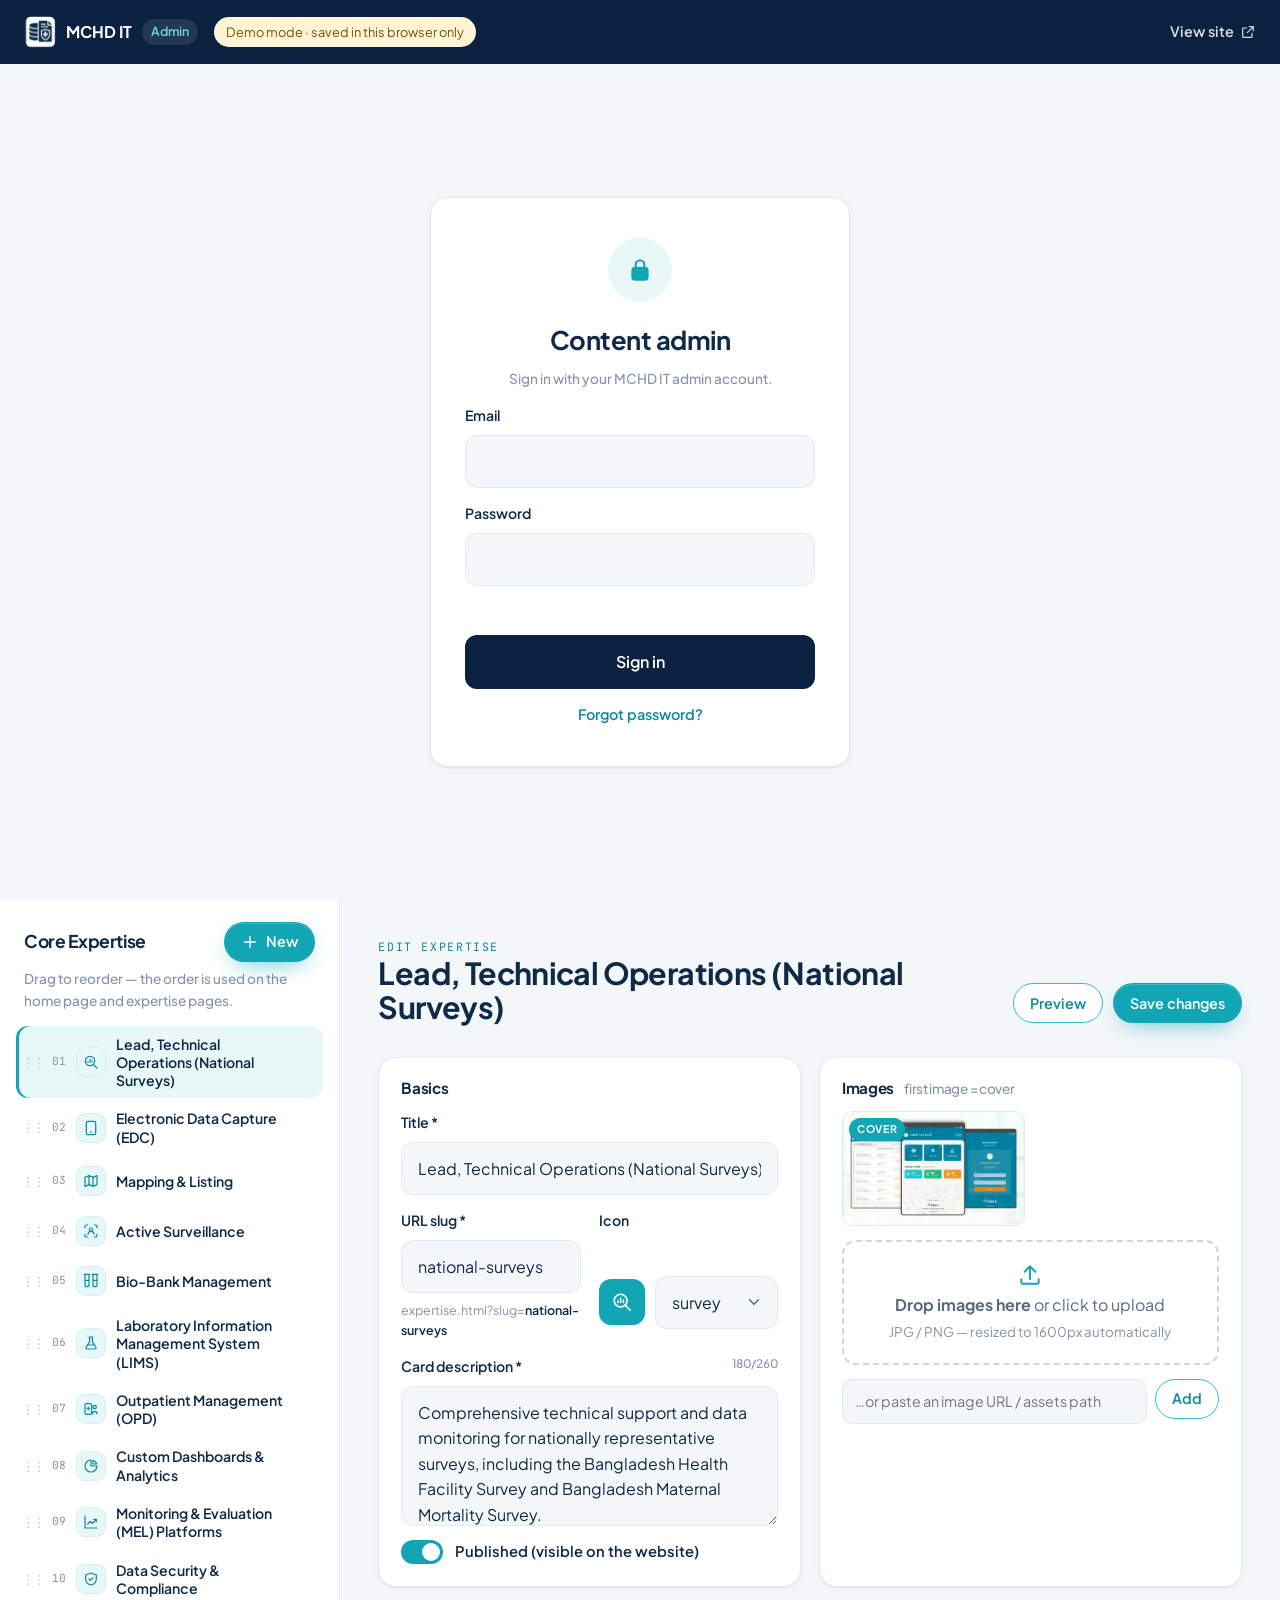
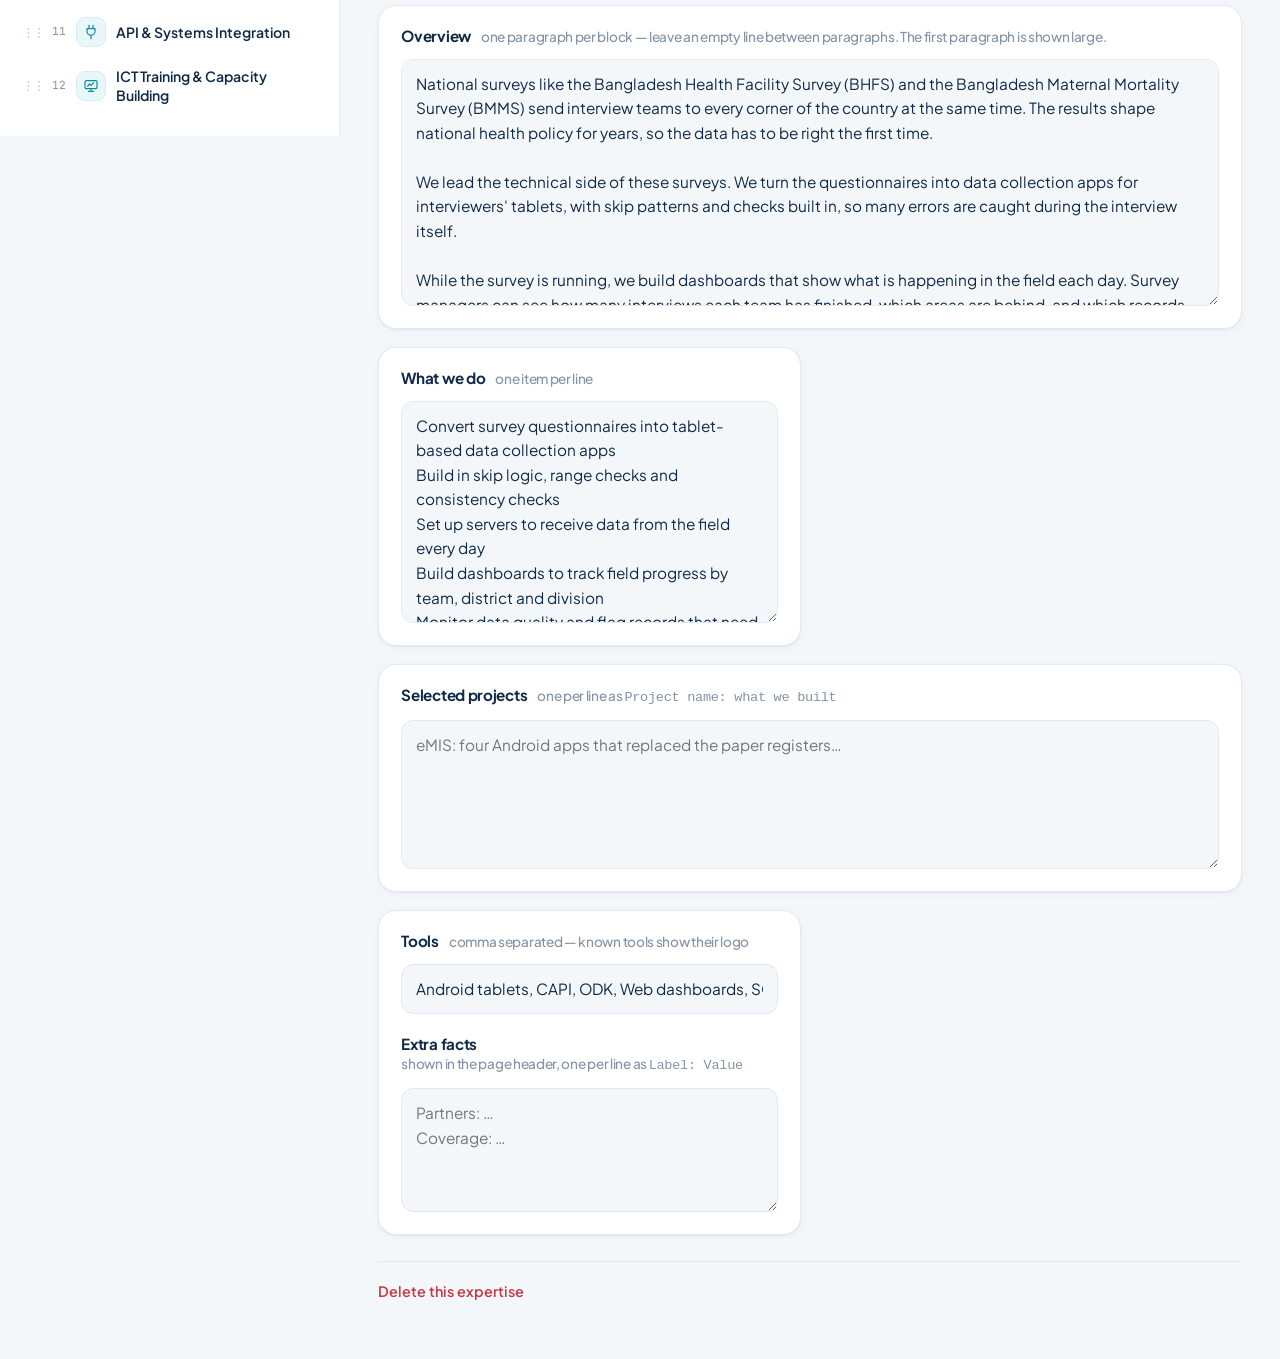
<file: admin.html>
<!doctype html>
<html lang="en">
<head>
  <meta charset="utf-8">
  <meta name="viewport" content="width=device-width, initial-scale=1">
  <meta name="robots" content="noindex, nofollow">
  <title>Admin — MCHD IT</title>
  <meta name="theme-color" content="#0b2342">
  <link rel="icon" href="favicon.ico" sizes="any">
  <link rel="icon" type="image/png" sizes="32x32" href="favicon-32.png">
  <link rel="apple-touch-icon" href="apple-touch-icon.png">
  <link rel="preconnect" href="https://fonts.googleapis.com">
  <link rel="preconnect" href="https://fonts.gstatic.com" crossorigin>
  <link rel="stylesheet" href="https://fonts.googleapis.com/css2?family=Plus+Jakarta+Sans:wght@400;500;600;700;800&family=JetBrains+Mono:wght@500;600&display=swap">
  <link rel="stylesheet" href="assets/css/main.css">
  <link rel="stylesheet" href="assets/css/admin.css">
</head>
<body class="adm">
  <header class="adm-bar">
    <a class="adm-brand" href="index.html"><img src="assets/img/logo-mark.png" width="32" height="32" alt=""><span>MCHD IT</span><em>Admin</em></a>
    <span class="adm-mode" data-mode></span>
    <nav class="adm-bar__links">
      <a href="index.html#expertise" target="_blank" rel="noopener">View site
        <svg viewBox="0 0 24 24" aria-hidden="true"><path d="M14 4h6v6M20 4l-9 9M18 14v5a1 1 0 0 1-1 1H5a1 1 0 0 1-1-1V7a1 1 0 0 1 1-1h5"/></svg></a>
      <button type="button" data-signout hidden>Sign out</button>
    </nav>
  </header>

  <!-- Sign-in (Firebase mode) -->
  <main class="adm-login" data-view="login" hidden>
    <form class="adm-card adm-login__card form" data-login novalidate>
      <span class="login__lock" aria-hidden="true"><svg viewBox="0 0 24 24"><rect x="5" y="10" width="14" height="11" rx="2.5"/><path d="M8 10V7a4 4 0 0 1 8 0v3"/></svg></span>
      <h1>Content admin</h1>
      <p class="adm-muted">Sign in with your MCHD IT admin account.</p>
      <label class="field"><span>Email</span><input name="email" type="email" autocomplete="username" required></label>
      <label class="field"><span>Password</span><input name="password" type="password" autocomplete="current-password" required></label>
      <p class="form__status" role="status" aria-live="polite" data-form-status></p>
      <button class="btn btn--dark btn--lg btn--block" type="submit">Sign in</button>
      <button class="adm-link" type="button" data-forgot>Forgot password?</button>
    </form>
  </main>

  <!-- Editor -->
  <main class="adm-app" data-view="app" hidden>
    <aside class="adm-side">
      <div class="adm-side__head">
        <h2>Core Expertise</h2>
        <button type="button" class="btn btn--primary adm-btn-sm" data-new>
          <svg viewBox="0 0 24 24" aria-hidden="true"><path d="M12 5v14M5 12h14"/></svg>New</button>
      </div>
      <p class="adm-muted adm-side__hint">Drag to reorder — the order is used on the home page and expertise pages.</p>
      <ol class="adm-list" data-list></ol>
      <div class="adm-side__foot" data-seed hidden>
        <p class="adm-muted">No content in the database yet.</p>
        <button type="button" class="btn btn--outline" data-import>Import current site content</button>
      </div>
      <button type="button" class="adm-link adm-reset" data-reset hidden>Reset demo content</button>
    </aside>

    <section class="adm-editor">
      <form class="adm-form" data-form novalidate>
        <div class="adm-form__head">
          <div>
            <p class="adm-eyebrow" data-form-eyebrow>Edit expertise</p>
            <h1 data-form-title>—</h1>
          </div>
          <div class="adm-form__actions">
            <a class="btn btn--outline adm-btn-sm" data-preview target="_blank" rel="noopener">Preview</a>
            <button type="submit" class="btn btn--primary adm-btn-sm" data-save>Save changes</button>
          </div>
        </div>

        <div class="adm-grid">
          <div class="adm-card">
            <h3 class="adm-card__t">Basics</h3>
            <label class="field"><span>Title *</span><input name="title" required maxlength="120"></label>
            <div class="form__row">
              <label class="field"><span>URL slug *</span><input name="slug" required pattern="[a-z0-9]+(-[a-z0-9]+)*" maxlength="80"><small class="adm-help">expertise.html?slug=<b data-slug-preview></b></small></label>
              <label class="field"><span>Icon</span><div class="adm-icon-pick"><span class="adm-icon-pv" data-icon-pv></span><select name="key" data-icons></select></div></label>
            </div>
            <label class="field"><span>Card description * <small class="adm-count" data-count-for="text"></small></span><textarea name="text" rows="3" required maxlength="260"></textarea></label>
            <label class="adm-switch"><input type="checkbox" name="published"><span></span>Published (visible on the website)</label>
          </div>

          <div class="adm-card">
            <h3 class="adm-card__t">Images <small class="adm-muted">first image = cover</small></h3>
            <ul class="adm-images" data-images></ul>
            <div class="adm-drop" data-drop tabindex="0" role="button" aria-label="Upload images">
              <svg viewBox="0 0 24 24" aria-hidden="true"><path d="M12 16V4M7 9l5-5 5 5M4 16v3a1 1 0 0 0 1 1h14a1 1 0 0 0 1-1v-3"/></svg>
              <p><b>Drop images here</b> or click to upload</p><small>JPG / PNG — resized to 1600px automatically</small>
              <input type="file" accept="image/*" multiple hidden data-file>
            </div>
            <div class="adm-url"><input type="url" placeholder="…or paste an image URL / assets path" data-url><button type="button" class="btn btn--outline adm-btn-sm" data-url-add>Add</button></div>
          </div>

          <div class="adm-card adm-card--wide">
            <h3 class="adm-card__t">Overview <small class="adm-muted">one paragraph per block — leave an empty line between paragraphs. The first paragraph is shown large.</small></h3>
            <textarea name="overview" rows="9" class="adm-ta"></textarea>
          </div>

          <div class="adm-card">
            <h3 class="adm-card__t">What we do <small class="adm-muted">one item per line</small></h3>
            <textarea name="whatWeDo" rows="8" class="adm-ta"></textarea>
          </div>

          <div class="adm-card adm-card--wide">
            <h3 class="adm-card__t">Selected projects <small class="adm-muted">one per line as <code>Project name: what we built</code></small></h3>
            <textarea name="projects" rows="5" class="adm-ta" placeholder="eMIS: four Android apps that replaced the paper registers…"></textarea>
          </div>

          <div class="adm-card">
            <h3 class="adm-card__t">Tools <small class="adm-muted">comma separated — known tools show their logo</small></h3>
            <input name="tools" class="adm-input" placeholder="e.g. Android tablets, CAPI, ODK, SQL Server">
            <h3 class="adm-card__t adm-mt">Extra facts <small class="adm-muted">shown in the page header, one per line as <code>Label: Value</code></small></h3>
            <textarea name="meta" rows="4" class="adm-ta" placeholder="Partners: …&#10;Coverage: …"></textarea>
          </div>
        </div>

        <div class="adm-danger">
          <button type="button" class="adm-link adm-link--danger" data-delete>Delete this expertise</button>
          <span class="adm-muted" data-updated></span>
        </div>
      </form>
    </section>
  </main>

  <div class="adm-toast" role="status" aria-live="polite" data-toast></div>

  <script src="assets/js/common.js" defer></script>
  <script src="assets/js/data.js" defer></script>
  <script src="assets/js/firebase-config.js" defer></script>
  <script src="assets/js/store.js" defer></script>
  <script src="assets/js/admin.js" defer></script>
</body>
</html>
</file>
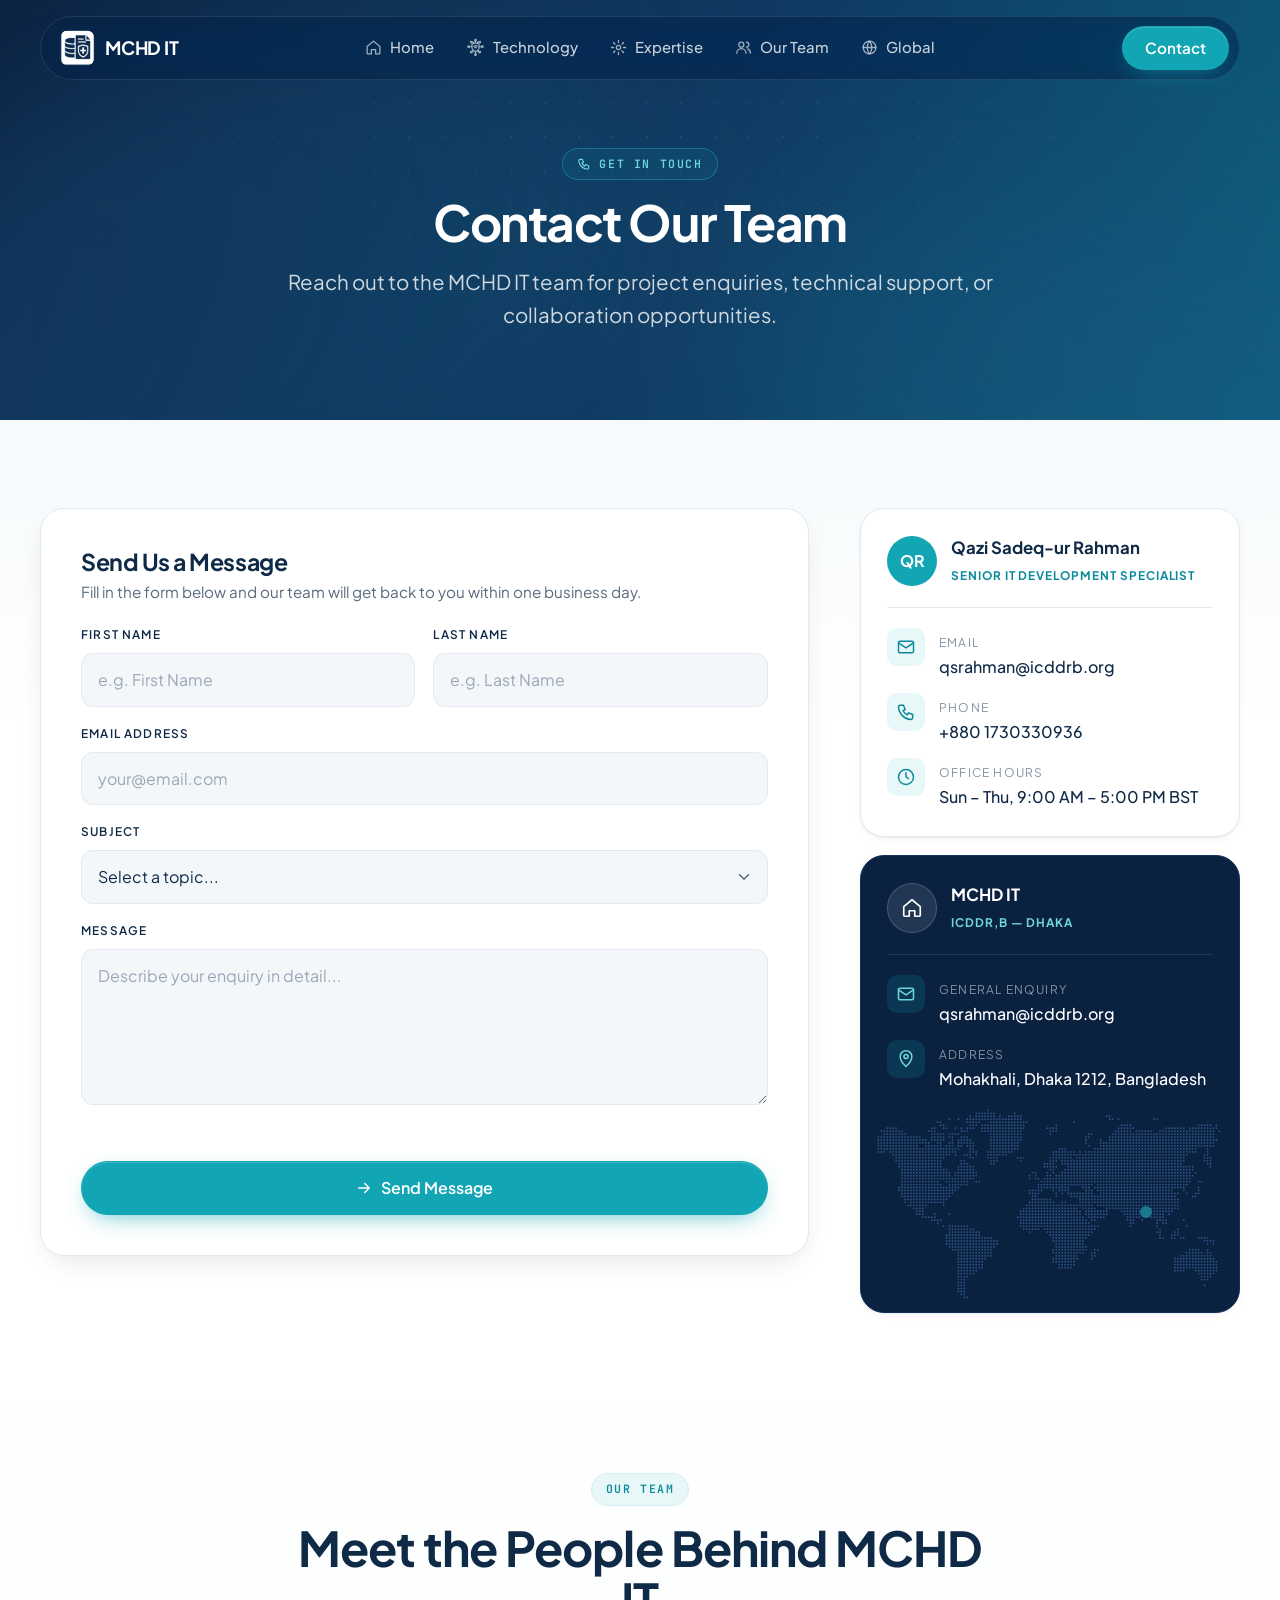
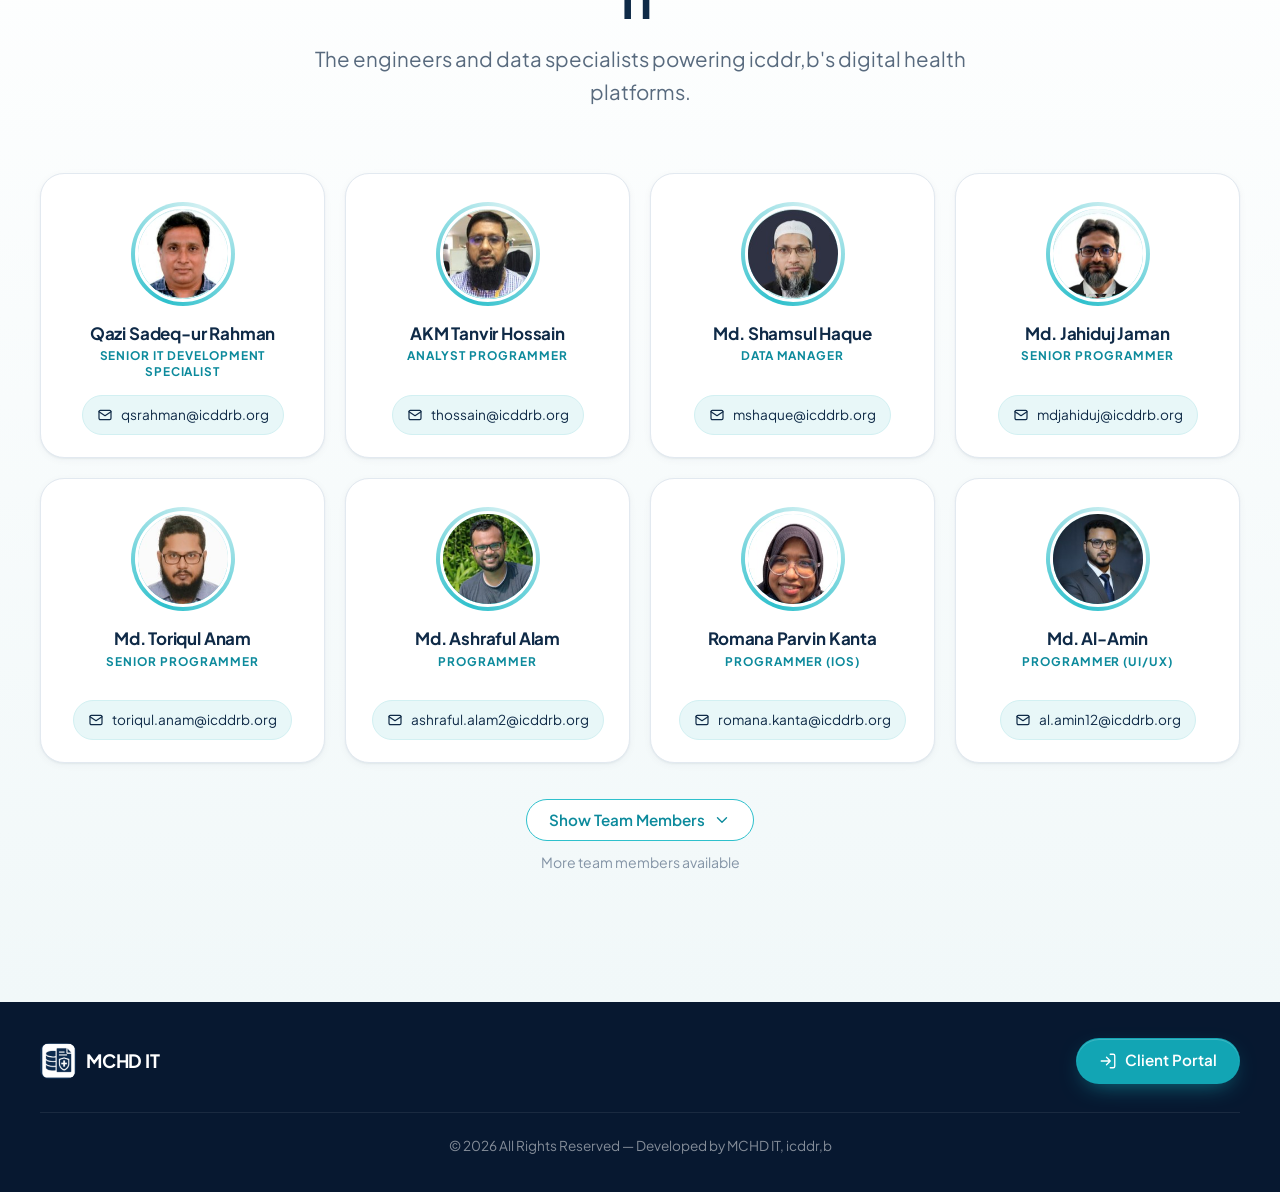
<file: contact.html>
<!doctype html>
<html lang="en">
<head>
  <meta charset="utf-8">
  <meta name="viewport" content="width=device-width, initial-scale=1">
  <title>Contact — MCHD IT</title>
  <meta name="theme-color" content="#0b2342">
  <link rel="icon" href="favicon.ico" sizes="any">
  <link rel="icon" type="image/png" sizes="32x32" href="favicon-32.png">
  <link rel="icon" type="image/png" sizes="16x16" href="favicon-16.png">
  <link rel="apple-touch-icon" href="apple-touch-icon.png">
  <link rel="manifest" href="site.webmanifest">
  <link rel="preconnect" href="https://fonts.googleapis.com">
  <link rel="preconnect" href="https://fonts.gstatic.com" crossorigin>
  <link rel="stylesheet" href="https://fonts.googleapis.com/css2?family=Plus+Jakarta+Sans:wght@400;500;600;700;800&family=JetBrains+Mono:wght@500;600&display=swap">
  <link rel="stylesheet" href="assets/css/main.css">
  <script>document.documentElement.classList.add('js')</script>
</head>
<body class="page page--contact">
  <a class="skip-link" href="#main">Skip to content</a>

  <header class="nav" data-nav>
    <div class="nav__bar">
      <a class="nav__brand" href="index.html#home" aria-label="MCHD IT home">
        <img src="assets/img/logo-mark.png" width="36" height="36" alt="">
        <span>MCHD IT</span>
      </a>
      <nav class="nav__links" aria-label="Primary">
        <a href="index.html#home" data-nav-link>
          <svg viewBox="0 0 24 24" aria-hidden="true"><path d="M3 10.5 12 3l9 7.5V20a1 1 0 0 1-1 1h-5v-6h-6v6H4a1 1 0 0 1-1-1z"/></svg>Home</a>
        <a href="index.html#technology" data-nav-link>
          <svg class="i-tech" viewBox="0 0 24 24" aria-hidden="true"><path d="M12 6 7.5 7.8v3.6c0 3.1 1.9 5 4.5 5.8 2.6-.8 4.5-2.7 4.5-5.8V7.8z"/><path d="M9.9 10.7a3 3 0 0 1 4.2 0M10.9 12.1a1.5 1.5 0 0 1 2.2 0"/><circle cx="12" cy="13.8" r=".5" fill="currentColor" stroke="none"/><path d="M12 6V3.9M12 17.2v2.9M7.5 11H4.4M16.5 11h3.1M9.4 7V5.2H7.6M14.6 7V5.2h1.8M8.7 15.4v2.3H7.6M15.3 15.4v2.3h1.1"/><circle cx="12" cy="2.85" r="1.05"/><circle cx="12" cy="21.15" r="1.05"/><circle cx="3.35" cy="11" r="1.05"/><circle cx="20.65" cy="11" r="1.05"/><circle cx="6.55" cy="5.2" r="1.05"/><circle cx="17.45" cy="5.2" r="1.05"/><circle cx="6.55" cy="17.7" r="1.05"/><circle cx="17.45" cy="17.7" r="1.05"/></svg>Technology</a>
        <a href="index.html#expertise" data-nav-link>
          <svg viewBox="0 0 24 24" aria-hidden="true"><circle cx="12" cy="12" r="3"/><path d="M12 2v3M12 19v3M4.9 4.9l2.1 2.1M17 17l2.1 2.1M2 12h3M19 12h3M4.9 19.1 7 17M17 7l2.1-2.1"/></svg>Expertise</a>
        <a href="index.html#team" data-nav-link>
          <svg viewBox="0 0 24 24" aria-hidden="true"><circle cx="9" cy="8" r="3.5"/><path d="M2.5 20a6.5 6.5 0 0 1 13 0M16 4.5a3.5 3.5 0 0 1 0 7M18 14a6 6 0 0 1 3.5 6"/></svg>Our Team</a>
        <a href="index.html#global" data-nav-link>
          <svg viewBox="0 0 24 24" aria-hidden="true"><circle cx="12" cy="12" r="9"/><path d="M3 12h18M12 3a14 14 0 0 1 0 18M12 3a14 14 0 0 0 0 18"/></svg>Global</a>
      </nav>
      <a class="btn btn--primary nav__cta" href="contact.html" aria-current="page">Contact</a>
      <button class="nav__toggle" type="button" aria-expanded="false" aria-controls="mobile-menu" aria-label="Open menu" data-nav-toggle>
        <span></span><span></span>
      </button>
    </div>
    <div class="nav__sheet" id="mobile-menu" data-nav-sheet hidden>
      <a href="index.html#home">Home</a>
      <a href="index.html#technology">Technology</a>
      <a href="index.html#expertise">Expertise</a>
      <a href="index.html#team">Our Team</a>
      <a href="index.html#global">Global</a>
      <a class="btn btn--primary" href="contact.html">Contact</a>
    </div>
  </header>

  <main id="main" data-page="contact">
    <section class="page-hero page-hero--center">
      <div class="page-hero__bg" aria-hidden="true"><div class="hero__beam hero__beam--a"></div><div class="hero__beam hero__beam--b"></div><div class="hero__grid"></div></div>
      <div class="container">
        <p class="badge badge--dark"><svg viewBox="0 0 24 24" aria-hidden="true" class="i-line"><path d="M5 4h4l2 5-2.5 1.5a11 11 0 0 0 5 5L15 13l5 2v4a2 2 0 0 1-2 2A16 16 0 0 1 3 6a2 2 0 0 1 2-2"/></svg><span>Get in Touch</span></p>
        <h1 class="page-hero__h1">Contact Our Team</h1>
        <p class="page-hero__lead">Reach out to the MCHD IT team for project enquiries, technical support, or collaboration opportunities.</p>
      </div>
    </section>

    <section class="section section--page">
      <div class="container contact">
        <form class="form contact__form" data-contact-form novalidate data-reveal>
          <header class="form__head">
            <h2>Send Us a Message</h2>
            <p>Fill in the form below and our team will get back to you within one business day.</p>
          </header>
          <div class="form__row">
            <label class="field"><span>First Name</span><input name="firstName" autocomplete="given-name" placeholder="e.g. First Name" required></label>
            <label class="field"><span>Last Name</span><input name="lastName" autocomplete="family-name" placeholder="e.g. Last Name" required></label>
          </div>
          <label class="field"><span>Email Address</span><input name="email" type="email" autocomplete="email" placeholder="your@email.com" required></label>
          <label class="field"><span>Subject</span>
            <select name="topic" data-topic-select required><option value="">Select a topic...</option></select></label>
          <label class="field"><span>Message</span><textarea name="message" rows="5" placeholder="Describe your enquiry in detail..." required></textarea></label>
          <p class="form__status" role="status" aria-live="polite" data-form-status></p>
          <button class="btn btn--primary btn--lg btn--block" type="submit">
            <svg viewBox="0 0 24 24" aria-hidden="true"><path d="M5 12h14M13 6l6 6-6 6"/></svg>Send Message</button>
        </form>

        <aside class="contact__side" data-contact-side></aside>
      </div>
    </section>

    <section class="section section--team-grid" id="team" aria-labelledby="cteam-title">
      <div class="container">
        <header class="section-head" data-reveal>
          <p class="badge">Our Team</p>
          <h2 id="cteam-title">Meet the People Behind MCHD IT</h2>
          <p>The engineers and data specialists powering icddr,b's digital health platforms.</p>
        </header>
        <ul class="team-grid" data-team-grid></ul>
        <div class="team-grid__more">
          <button type="button" class="btn btn--outline" data-team-toggle aria-expanded="false" aria-controls="team-grid"><span>Show Team Members</span>
            <svg viewBox="0 0 24 24" aria-hidden="true"><path d="m6 9 6 6 6-6"/></svg></button>
          <p data-team-note>More team members available</p>
        </div>
      </div>
    </section>
  </main>

  <!-- ============ FOOTER ============ -->
  <footer class="footer">
    <div class="container footer__bar">
      <a class="nav__brand" href="index.html#home" aria-label="MCHD IT home">
        <img src="assets/img/logo-mark.png" width="36" height="36" alt="">
        <span>MCHD IT</span>
      </a>
      <a class="btn btn--primary" href="login.html">
        <svg viewBox="0 0 24 24" aria-hidden="true"><path d="M15 3h4a2 2 0 0 1 2 2v14a2 2 0 0 1-2 2h-4M10 17l5-5-5-5M15 12H3"/></svg>
        Client Portal</a>
    </div>
    <div class="container footer__legal">
      <p>&copy; 2026 All Rights Reserved — Developed by MCHD IT, icddr,b</p>
    </div>
  </footer>

  <button type="button" class="to-top" data-to-top aria-label="Back to top">
    <svg viewBox="0 0 24 24" aria-hidden="true"><path d="m6 15 6-6 6 6"/></svg>
  </button>
  <script src="assets/js/common.js" defer></script>
  <script src="assets/js/data.js" defer></script>
  <script src="assets/js/illos.js" defer></script>
  <script src="assets/js/firebase-config.js" defer></script>
  <script src="assets/js/store.js" defer></script>
  <script src="assets/js/pages.js" defer></script>
</body>
</html>
</file>
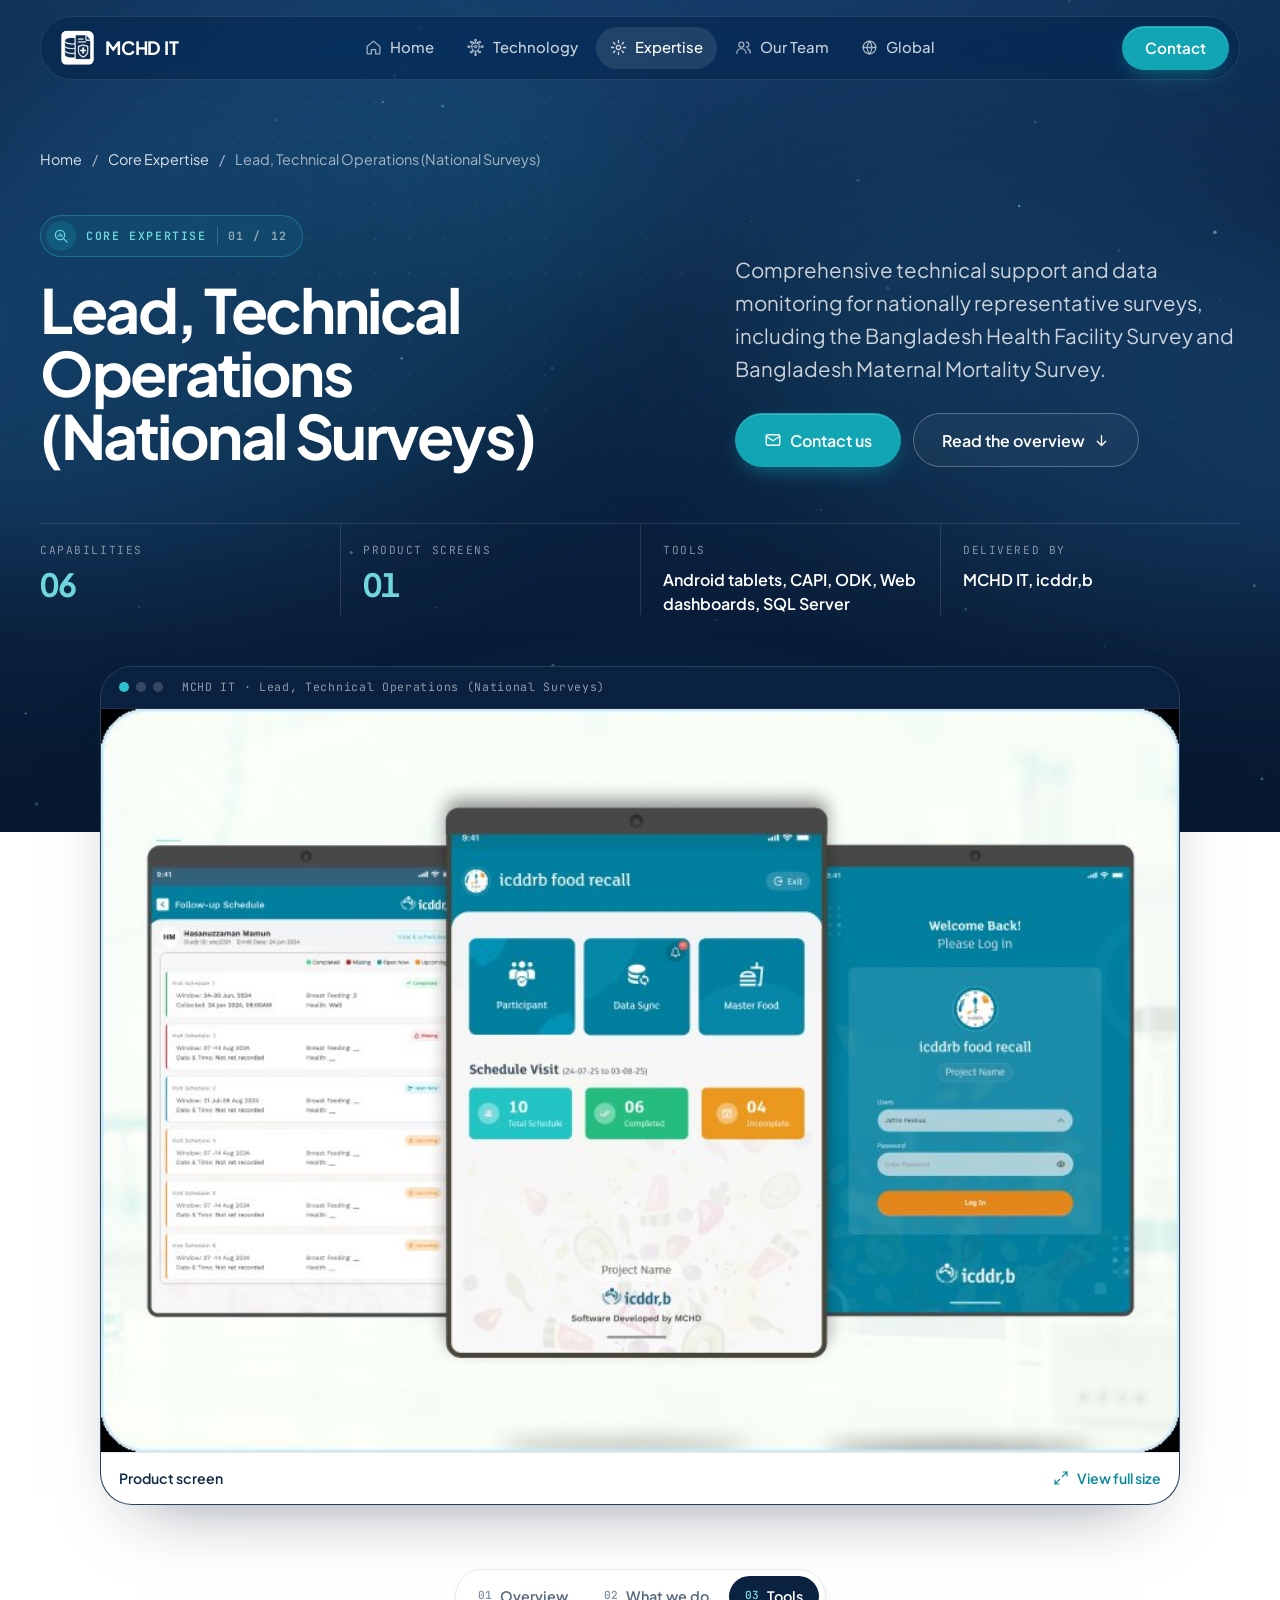
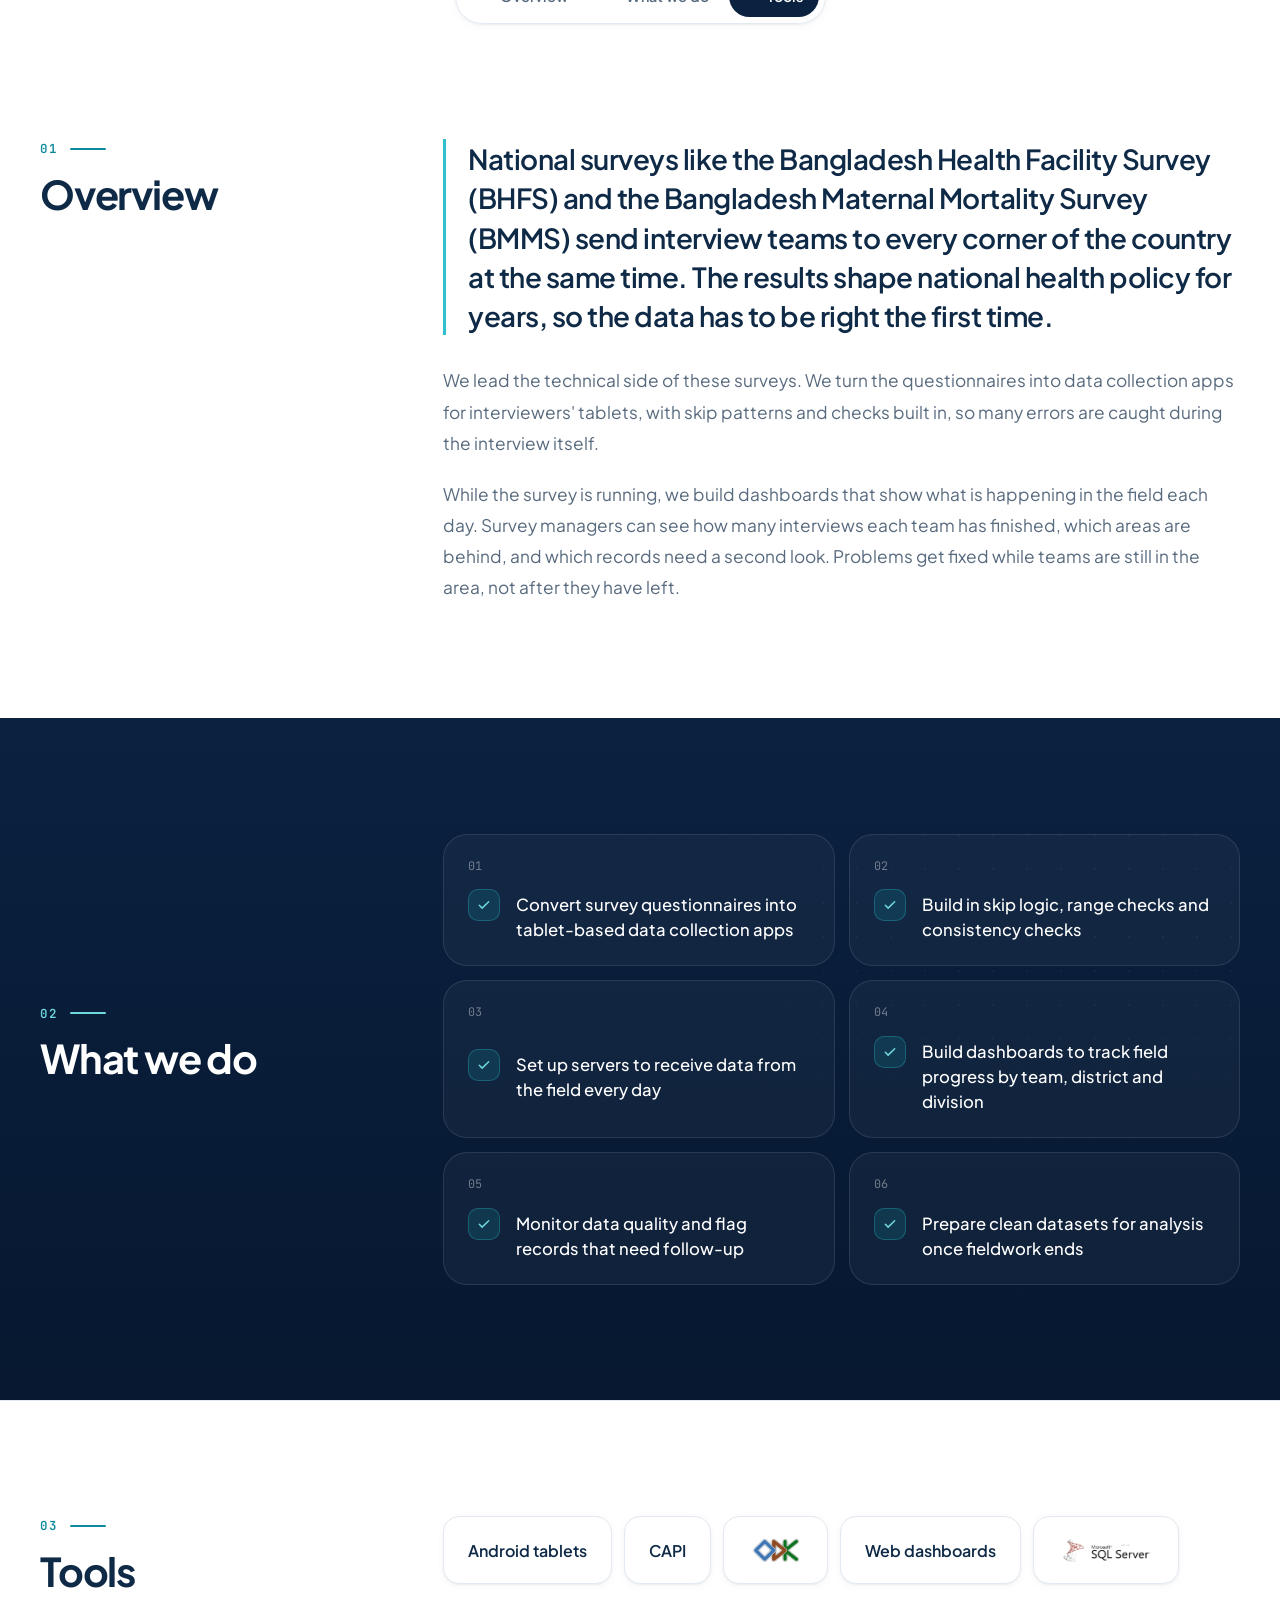
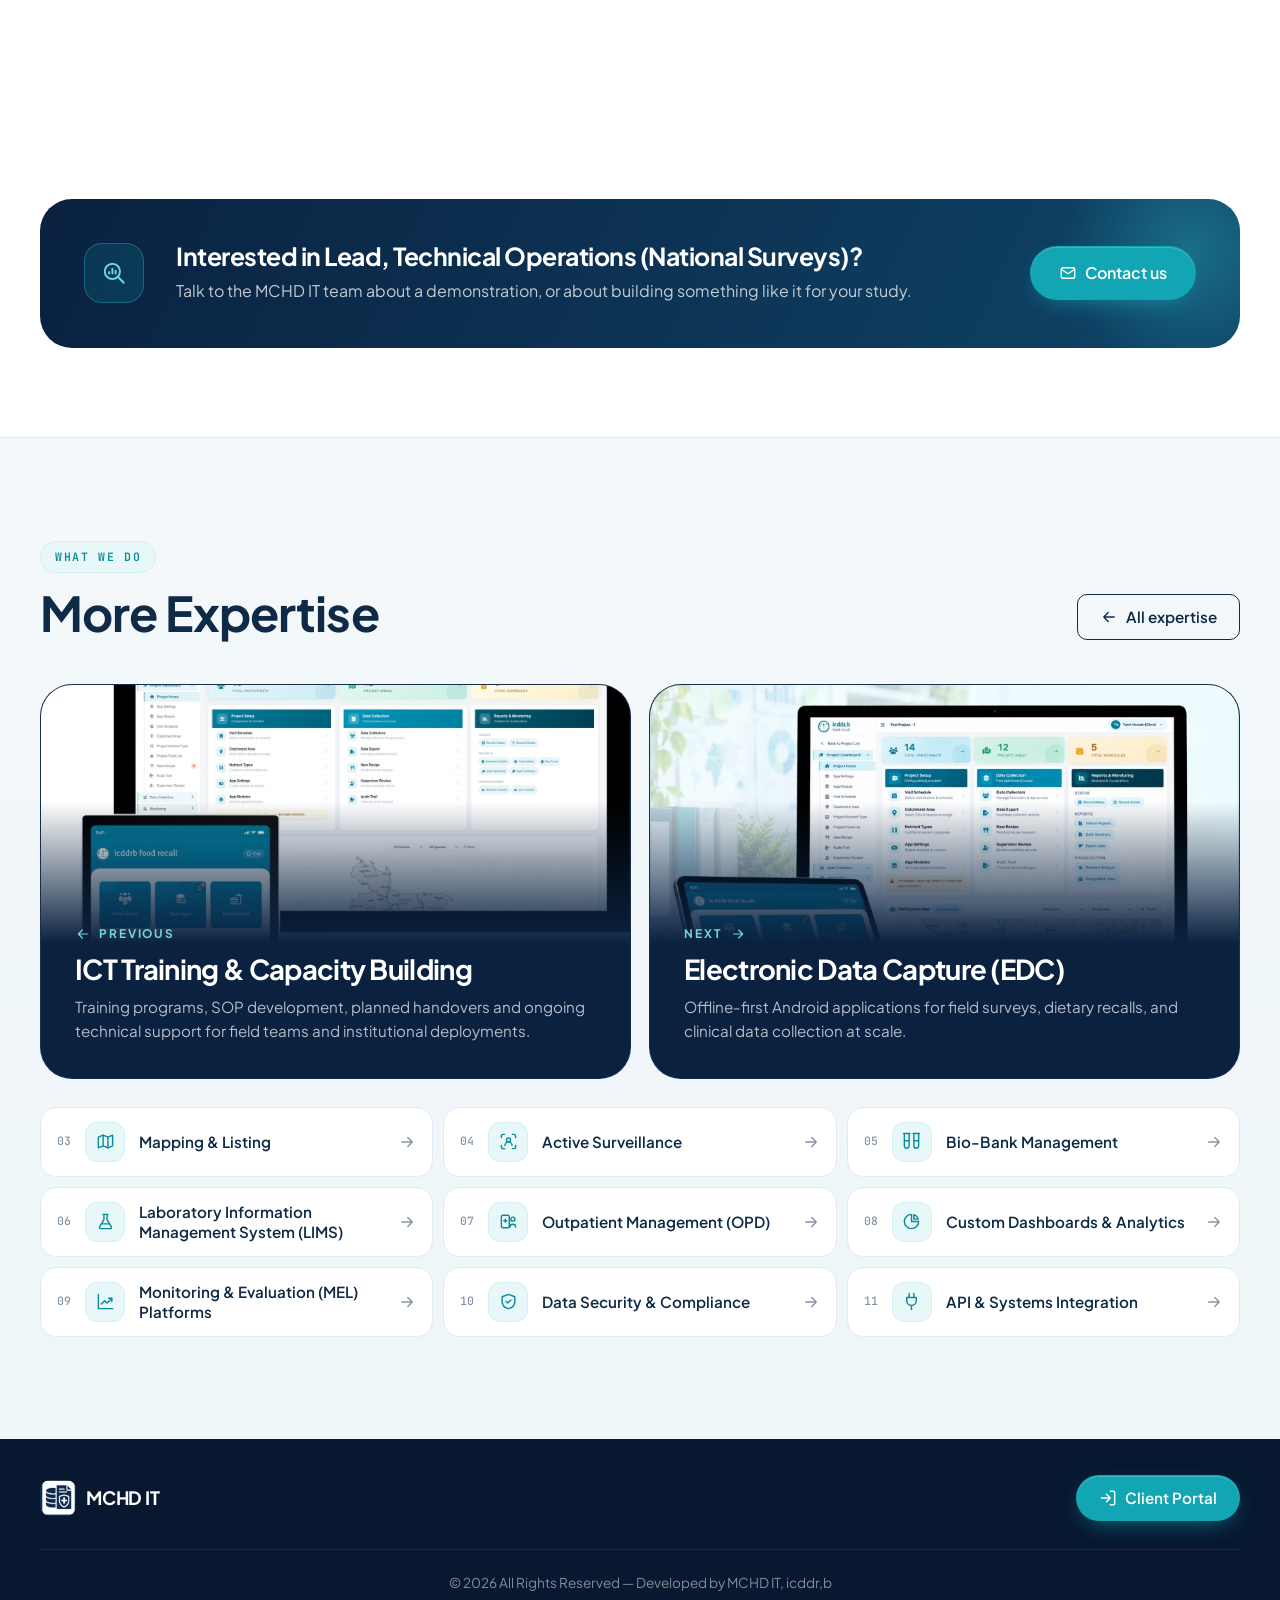
<file: expertise 1.html>
<!doctype html>
<html lang="en">
<head>
  <meta charset="utf-8">
  <meta name="viewport" content="width=device-width, initial-scale=1">
  <title>Core Expertise — MCHD IT</title>
  <meta name="theme-color" content="#0b2342">
  <link rel="icon" href="favicon.ico" sizes="any">
  <link rel="icon" type="image/png" sizes="32x32" href="favicon-32.png">
  <link rel="icon" type="image/png" sizes="16x16" href="favicon-16.png">
  <link rel="apple-touch-icon" href="apple-touch-icon.png">
  <link rel="manifest" href="site.webmanifest">
  <link rel="preconnect" href="https://fonts.googleapis.com">
  <link rel="preconnect" href="https://fonts.gstatic.com" crossorigin>
  <link rel="stylesheet" href="https://fonts.googleapis.com/css2?family=Plus+Jakarta+Sans:wght@400;500;600;700;800&family=JetBrains+Mono:wght@500;600&display=swap">
  <link rel="stylesheet" href="assets/css/main.css">
  <script>document.documentElement.classList.add('js')</script>
</head>
<body class="page page--expertise">
  <a class="skip-link" href="#main">Skip to content</a>

  <header class="nav" data-nav>
    <div class="nav__bar">
      <a class="nav__brand" href="index.html#home" aria-label="MCHD IT home">
        <img src="assets/img/logo-mark.png" width="36" height="36" alt="">
        <span>MCHD IT</span>
      </a>
      <nav class="nav__links" aria-label="Primary">
        <a href="index.html#home" data-nav-link>
          <svg viewBox="0 0 24 24" aria-hidden="true"><path d="M3 10.5 12 3l9 7.5V20a1 1 0 0 1-1 1h-5v-6h-6v6H4a1 1 0 0 1-1-1z"/></svg>Home</a>
        <a href="index.html#technology" data-nav-link>
          <svg class="i-tech" viewBox="0 0 24 24" aria-hidden="true"><path d="M12 6 7.5 7.8v3.6c0 3.1 1.9 5 4.5 5.8 2.6-.8 4.5-2.7 4.5-5.8V7.8z"/><path d="M9.9 10.7a3 3 0 0 1 4.2 0M10.9 12.1a1.5 1.5 0 0 1 2.2 0"/><circle cx="12" cy="13.8" r=".5" fill="currentColor" stroke="none"/><path d="M12 6V3.9M12 17.2v2.9M7.5 11H4.4M16.5 11h3.1M9.4 7V5.2H7.6M14.6 7V5.2h1.8M8.7 15.4v2.3H7.6M15.3 15.4v2.3h1.1"/><circle cx="12" cy="2.85" r="1.05"/><circle cx="12" cy="21.15" r="1.05"/><circle cx="3.35" cy="11" r="1.05"/><circle cx="20.65" cy="11" r="1.05"/><circle cx="6.55" cy="5.2" r="1.05"/><circle cx="17.45" cy="5.2" r="1.05"/><circle cx="6.55" cy="17.7" r="1.05"/><circle cx="17.45" cy="17.7" r="1.05"/></svg>Technology</a>
        <a href="index.html#expertise" data-nav-link aria-current="true">
          <svg viewBox="0 0 24 24" aria-hidden="true"><circle cx="12" cy="12" r="3"/><path d="M12 2v3M12 19v3M4.9 4.9l2.1 2.1M17 17l2.1 2.1M2 12h3M19 12h3M4.9 19.1 7 17M17 7l2.1-2.1"/></svg>Expertise</a>
        <a href="index.html#team" data-nav-link>
          <svg viewBox="0 0 24 24" aria-hidden="true"><circle cx="9" cy="8" r="3.5"/><path d="M2.5 20a6.5 6.5 0 0 1 13 0M16 4.5a3.5 3.5 0 0 1 0 7M18 14a6 6 0 0 1 3.5 6"/></svg>Our Team</a>
        <a href="index.html#global" data-nav-link>
          <svg viewBox="0 0 24 24" aria-hidden="true"><circle cx="12" cy="12" r="9"/><path d="M3 12h18M12 3a14 14 0 0 1 0 18M12 3a14 14 0 0 0 0 18"/></svg>Global</a>
      </nav>
      <a class="btn btn--primary nav__cta" href="contact.html">Contact</a>
      <button class="nav__toggle" type="button" aria-expanded="false" aria-controls="mobile-menu" aria-label="Open menu" data-nav-toggle>
        <span></span><span></span>
      </button>
    </div>
    <div class="nav__sheet" id="mobile-menu" data-nav-sheet hidden>
      <a href="index.html#home">Home</a>
      <a href="index.html#technology">Technology</a>
      <a href="index.html#expertise">Expertise</a>
      <a href="index.html#team">Our Team</a>
      <a href="index.html#global">Global</a>
      <a class="btn btn--primary" href="contact.html">Contact</a>
    </div>
  </header>

  <main id="main" data-page="expertise" class="xd">
    <!-- Hero: same navy field, beams, dot grid and particles as the homepage hero -->
    <section class="xd-hero" aria-labelledby="xd-title">
      <div class="hero__bg" aria-hidden="true">
        <div class="hero__beam hero__beam--a"></div><div class="hero__beam hero__beam--b"></div><div class="hero__beam hero__beam--c"></div>
        <div class="hero__grid"></div><canvas class="hero__particles" data-particles></canvas><div class="hero__horizon"></div>
      </div>
      <div class="container xd-hero__inner">
        <nav class="crumbs" aria-label="Breadcrumb" data-reveal>
          <a href="index.html#home">Home</a><span aria-hidden="true">/</span><a href="index.html#expertise">Core Expertise</a><span aria-hidden="true">/</span><span aria-current="page" data-x-crumb></span>
        </nav>
        <div class="xd-hero__grid">
          <div class="xd-hero__head">
            <p class="badge badge--dark xd-hero__badge" data-reveal style="--d:.05s"><span class="xd-hero__icon" data-x-icon></span><span>Core Expertise</span><b data-x-index></b></p>
            <h1 class="xd-hero__title" id="xd-title" data-x-title data-reveal style="--d:.12s"></h1>
          </div>
          <div class="xd-hero__side" data-reveal style="--d:.22s">
            <p class="xd-hero__lead" data-x-text></p>
            <div class="xd-hero__actions">
              <a class="btn btn--primary btn--lg" data-x-cta-link href="contact.html">
                <svg viewBox="0 0 24 24" aria-hidden="true"><rect x="3" y="5" width="18" height="14" rx="2"/><path d="m3 7 9 6 9-6"/></svg>Contact us</a>
              <a class="btn btn--ghost btn--lg" href="#overview" data-x-chip>Read the overview
                <svg viewBox="0 0 24 24" aria-hidden="true"><path d="M12 5v14M6 13l6 6 6-6"/></svg></a>
            </div>
          </div>
        </div>
        <dl class="xd-facts" data-x-meta data-reveal style="--d:.3s"></dl>
      </div>
    </section>

    <!-- Cover: the first real product screen, framed like the homepage showreel -->
    <section class="xd-cover" aria-label="Product screen">
      <div class="container">
        <figure class="xd-window" data-reveal>
          <div class="xd-window__bar" aria-hidden="true"><i></i><i></i><i></i><span data-x-window></span></div>
          <div class="xd-window__screen" data-x-cover></div>
          <figcaption class="xd-window__cap" data-x-cover-cap></figcaption>
        </figure>
      </div>
    </section>

    <!-- In-page chapter navigation (only shown when the page has two or more chapters) -->
    <nav class="xd-toc" aria-label="On this page" data-x-toc hidden>
      <div class="container xd-toc__inner"><ol class="xd-toc__list" data-x-toc-list></ol></div>
      <span class="xd-toc__progress" aria-hidden="true"><i data-x-progress></i></span>
    </nav>

    <div class="xd-body" data-x-body></div>

    <section class="xd-cta" aria-labelledby="xd-cta-title">
      <div class="container">
        <aside class="cta-box xd-cta__box" data-reveal>
          <span class="xd-cta__icon" data-x-cta-icon aria-hidden="true"></span>
          <div>
            <h2 id="xd-cta-title" data-x-cta-title></h2>
            <p>Talk to the MCHD IT team about a demonstration, or about building something like it for your study.</p>
          </div>
          <a class="btn btn--primary btn--lg" data-x-cta-link href="contact.html">
            <svg viewBox="0 0 24 24" aria-hidden="true"><rect x="3" y="5" width="18" height="14" rx="2"/><path d="m3 7 9 6 9-6"/></svg>Contact us</a>
        </aside>
      </div>
    </section>

    <section class="xd-more" aria-labelledby="more-title">
      <div class="container">
        <header class="xd-more__head" data-reveal>
          <div>
            <p class="badge">What We Do</p>
            <h2 id="more-title">More Expertise</h2>
          </div>
          <a class="btn btn--outline-dark xd-more__all" href="index.html#expertise">
            <svg viewBox="0 0 24 24" aria-hidden="true"><path d="M19 12H5M11 18l-6-6 6-6"/></svg>All expertise</a>
        </header>
        <div class="xd-pager" data-x-pager></div>
        <ul class="xd-more__grid" data-x-more></ul>
      </div>
    </section>

    <!-- Screen viewer (opened from the cover and the Screens chapter) -->
    <dialog class="xd-lb" data-x-lightbox aria-label="Product screen viewer">
      <div class="xd-lb__frame">
        <img alt="" data-lb-img>
        <p class="xd-lb__cap" data-lb-cap></p>
      </div>
      <button type="button" class="icon-btn xd-lb__close" data-lb-close aria-label="Close viewer"><svg viewBox="0 0 24 24" aria-hidden="true"><path d="M6 6l12 12M18 6 6 18"/></svg></button>
      <button type="button" class="icon-btn xd-lb__nav xd-lb__nav--prev" data-lb-prev aria-label="Previous screen"><svg viewBox="0 0 24 24" aria-hidden="true"><path d="m15 6-6 6 6 6"/></svg></button>
      <button type="button" class="icon-btn xd-lb__nav xd-lb__nav--next" data-lb-next aria-label="Next screen"><svg viewBox="0 0 24 24" aria-hidden="true"><path d="m9 6 6 6-6 6"/></svg></button>
    </dialog>
  </main>

  <!-- ============ FOOTER ============ -->
  <footer class="footer">
    <div class="container footer__bar">
      <a class="nav__brand" href="index.html#home" aria-label="MCHD IT home">
        <img src="assets/img/logo-mark.png" width="36" height="36" alt="">
        <span>MCHD IT</span>
      </a>
      <a class="btn btn--primary" href="login.html">
        <svg viewBox="0 0 24 24" aria-hidden="true"><path d="M15 3h4a2 2 0 0 1 2 2v14a2 2 0 0 1-2 2h-4M10 17l5-5-5-5M15 12H3"/></svg>
        Client Portal</a>
    </div>
    <div class="container footer__legal">
      <p>&copy; 2026 All Rights Reserved — Developed by MCHD IT, icddr,b</p>
    </div>
  </footer>

  <button type="button" class="to-top" data-to-top aria-label="Back to top">
    <svg viewBox="0 0 24 24" aria-hidden="true"><path d="m6 15 6-6 6 6"/></svg>
  </button>
  <script src="assets/js/common.js" defer></script>
  <script src="assets/js/data.js" defer></script>
  <script src="assets/js/illos.js" defer></script>
  <script src="assets/js/firebase-config.js" defer></script>
  <script src="assets/js/store.js" defer></script>
  <script src="assets/js/pages.js" defer></script>
</body>
</html>
</file>
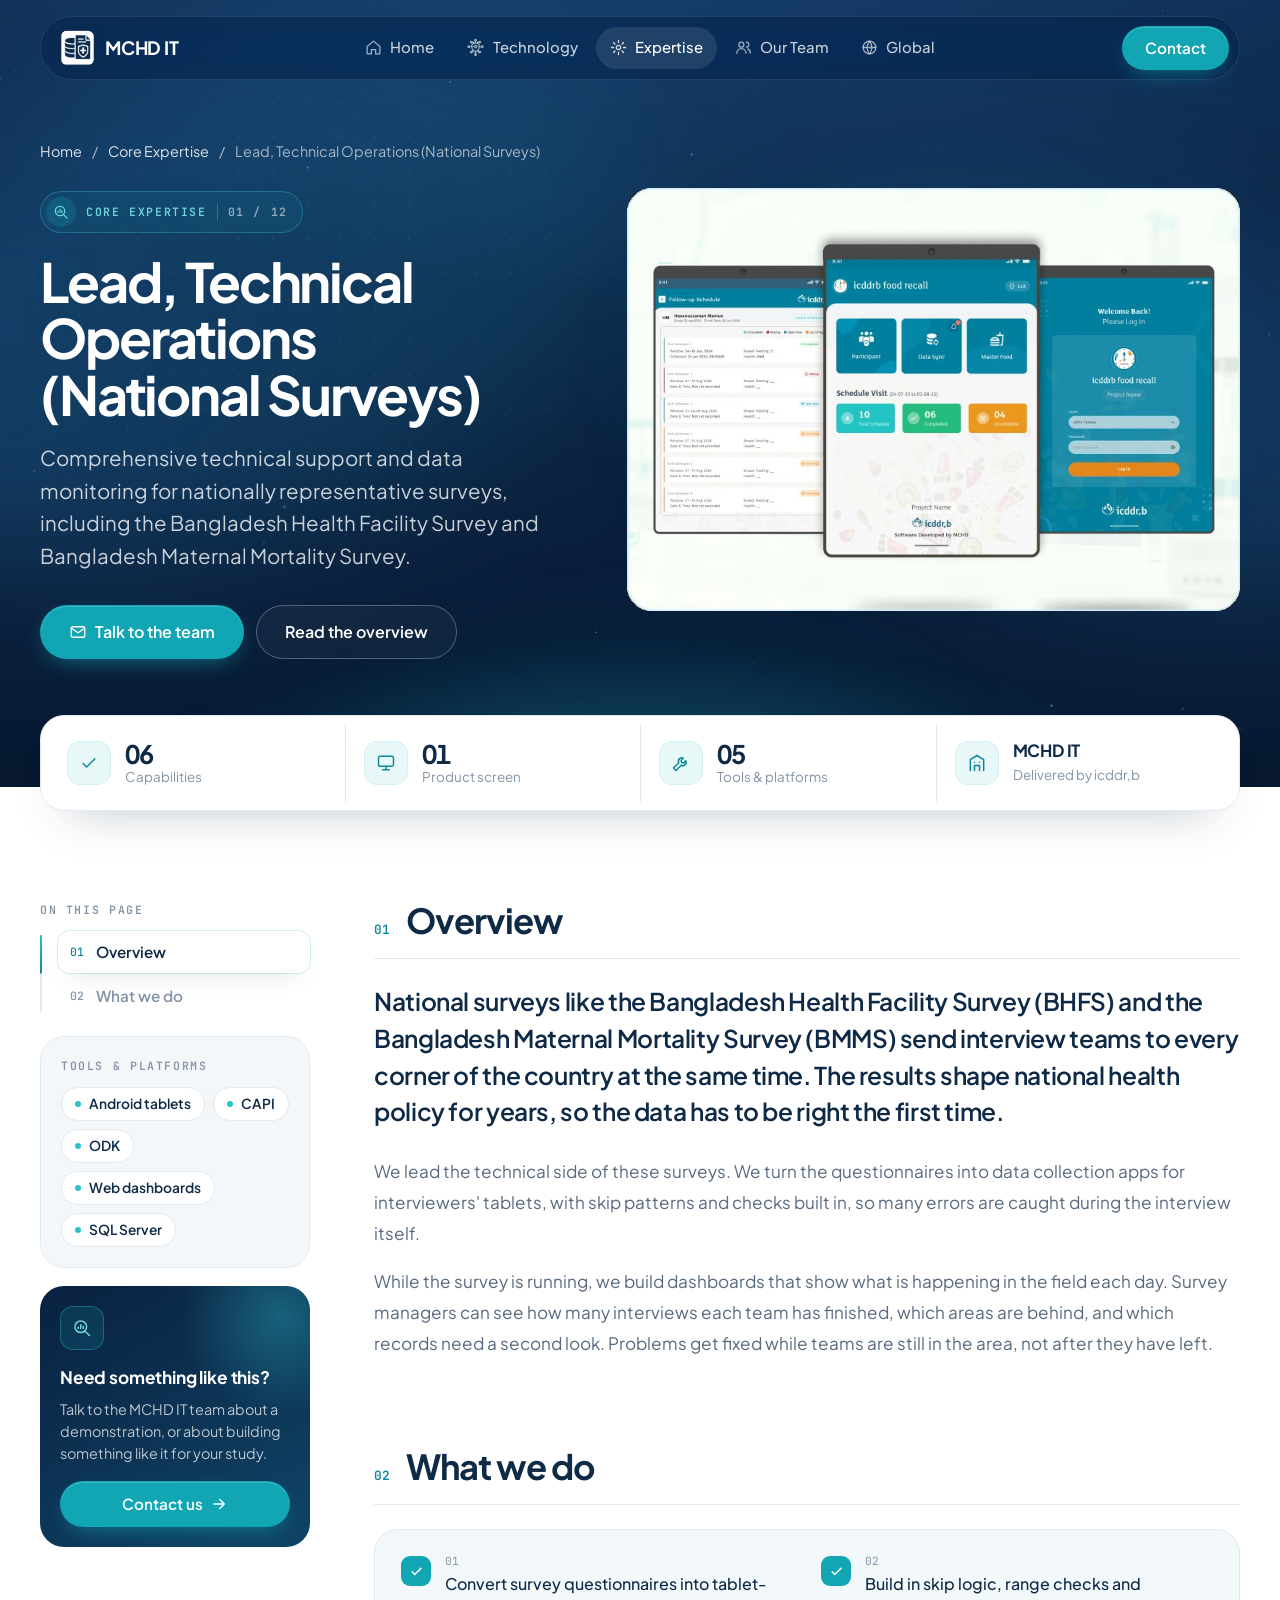
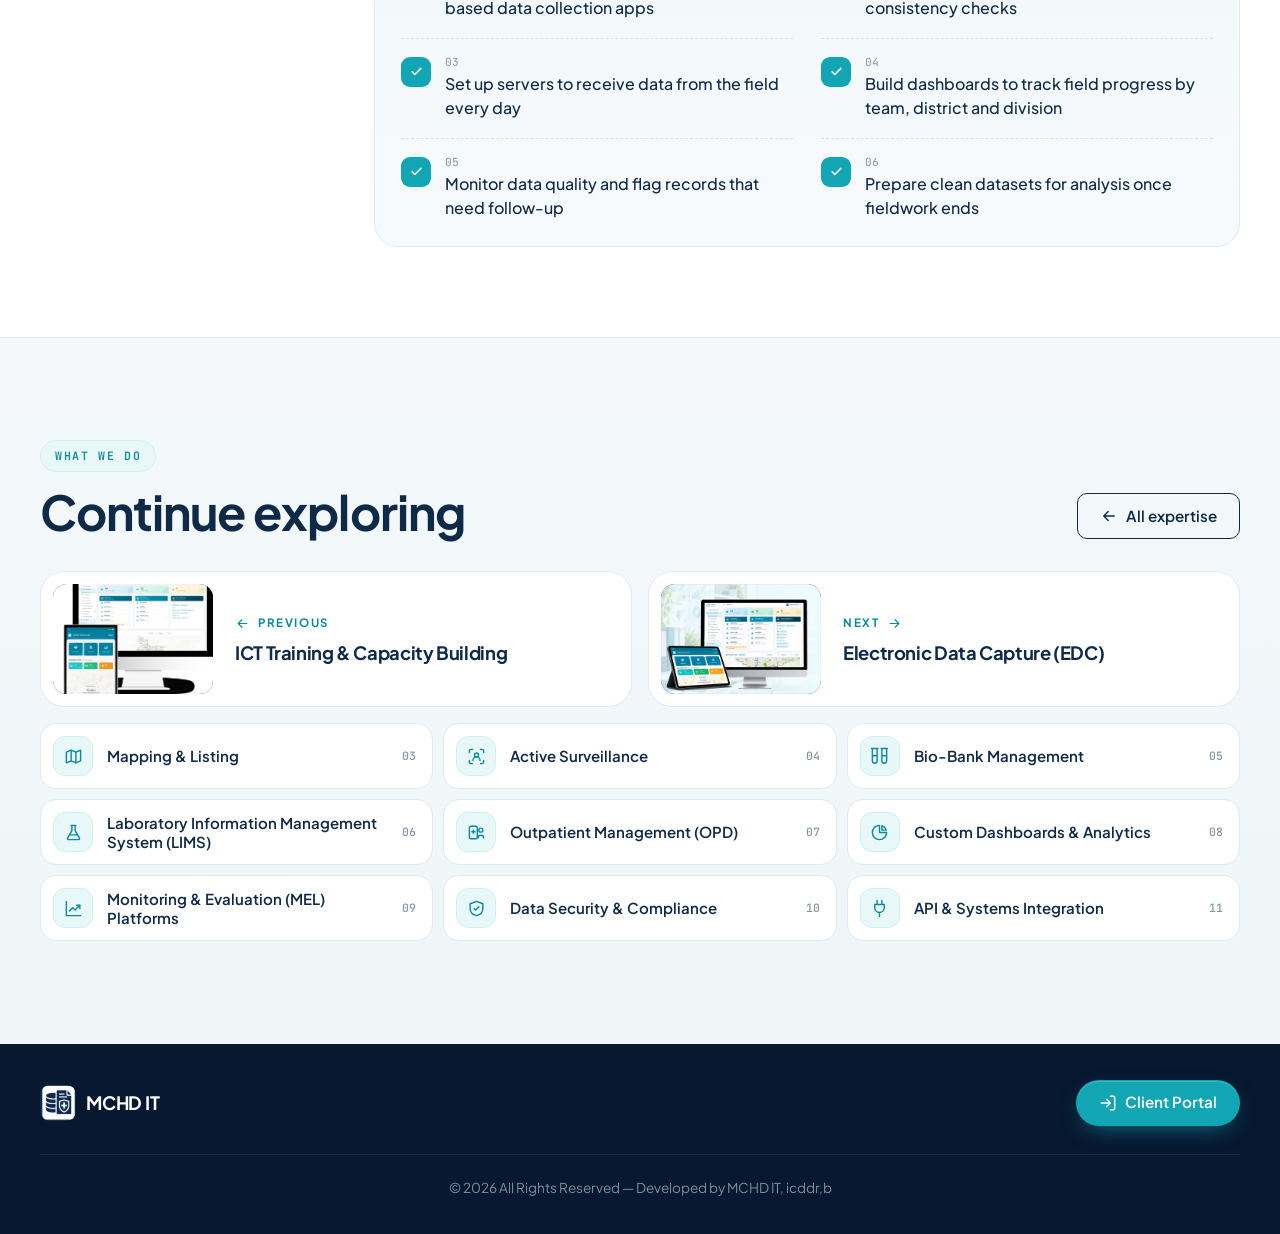
<file: expertise.html>
<!doctype html>
<html lang="en">
<head>
  <meta charset="utf-8">
  <meta name="viewport" content="width=device-width, initial-scale=1">
  <title>Core Expertise (design sample) — MCHD IT</title>
  <meta name="theme-color" content="#0b2342">
  <link rel="icon" href="favicon.ico" sizes="any">
  <link rel="icon" type="image/png" sizes="32x32" href="favicon-32.png">
  <link rel="icon" type="image/png" sizes="16x16" href="favicon-16.png">
  <link rel="apple-touch-icon" href="apple-touch-icon.png">
  <link rel="manifest" href="site.webmanifest">
  <link rel="preconnect" href="https://fonts.googleapis.com">
  <link rel="preconnect" href="https://fonts.gstatic.com" crossorigin>
  <link rel="stylesheet" href="https://fonts.googleapis.com/css2?family=Plus+Jakarta+Sans:wght@400;500;600;700;800&family=JetBrains+Mono:wght@500;600&display=swap">
  <link rel="stylesheet" href="assets/css/main.css">
  <link rel="stylesheet" href="assets/css/expertise-sample.css">
  <script>document.documentElement.classList.add('js')</script>
</head>
<body class="page page--expertise page--xs">
  <a class="skip-link" href="#main">Skip to content</a>

  <header class="nav" data-nav>
    <div class="nav__bar">
      <a class="nav__brand" href="index.html#home" aria-label="MCHD IT home">
        <img src="assets/img/logo-mark.png" width="36" height="36" alt="">
        <span>MCHD IT</span>
      </a>
      <nav class="nav__links" aria-label="Primary">
        <a href="index.html#home" data-nav-link>
          <svg viewBox="0 0 24 24" aria-hidden="true"><path d="M3 10.5 12 3l9 7.5V20a1 1 0 0 1-1 1h-5v-6h-6v6H4a1 1 0 0 1-1-1z"/></svg>Home</a>
        <a href="index.html#technology" data-nav-link>
          <svg class="i-tech" viewBox="0 0 24 24" aria-hidden="true"><path d="M12 6 7.5 7.8v3.6c0 3.1 1.9 5 4.5 5.8 2.6-.8 4.5-2.7 4.5-5.8V7.8z"/><path d="M9.9 10.7a3 3 0 0 1 4.2 0M10.9 12.1a1.5 1.5 0 0 1 2.2 0"/><circle cx="12" cy="13.8" r=".5" fill="currentColor" stroke="none"/><path d="M12 6V3.9M12 17.2v2.9M7.5 11H4.4M16.5 11h3.1M9.4 7V5.2H7.6M14.6 7V5.2h1.8M8.7 15.4v2.3H7.6M15.3 15.4v2.3h1.1"/><circle cx="12" cy="2.85" r="1.05"/><circle cx="12" cy="21.15" r="1.05"/><circle cx="3.35" cy="11" r="1.05"/><circle cx="20.65" cy="11" r="1.05"/><circle cx="6.55" cy="5.2" r="1.05"/><circle cx="17.45" cy="5.2" r="1.05"/><circle cx="6.55" cy="17.7" r="1.05"/><circle cx="17.45" cy="17.7" r="1.05"/></svg>Technology</a>
        <a href="index.html#expertise" data-nav-link aria-current="true">
          <svg viewBox="0 0 24 24" aria-hidden="true"><circle cx="12" cy="12" r="3"/><path d="M12 2v3M12 19v3M4.9 4.9l2.1 2.1M17 17l2.1 2.1M2 12h3M19 12h3M4.9 19.1 7 17M17 7l2.1-2.1"/></svg>Expertise</a>
        <a href="index.html#team" data-nav-link>
          <svg viewBox="0 0 24 24" aria-hidden="true"><circle cx="9" cy="8" r="3.5"/><path d="M2.5 20a6.5 6.5 0 0 1 13 0M16 4.5a3.5 3.5 0 0 1 0 7M18 14a6 6 0 0 1 3.5 6"/></svg>Our Team</a>
        <a href="index.html#global" data-nav-link>
          <svg viewBox="0 0 24 24" aria-hidden="true"><circle cx="12" cy="12" r="9"/><path d="M3 12h18M12 3a14 14 0 0 1 0 18M12 3a14 14 0 0 0 0 18"/></svg>Global</a>
      </nav>
      <a class="btn btn--primary nav__cta" href="contact.html">Contact</a>
      <button class="nav__toggle" type="button" aria-expanded="false" aria-controls="mobile-menu" aria-label="Open menu" data-nav-toggle>
        <span></span><span></span>
      </button>
    </div>
    <div class="nav__sheet" id="mobile-menu" data-nav-sheet hidden>
      <a href="index.html#home">Home</a>
      <a href="index.html#technology">Technology</a>
      <a href="index.html#expertise">Expertise</a>
      <a href="index.html#team">Our Team</a>
      <a href="index.html#global">Global</a>
      <a class="btn btn--primary" href="contact.html">Contact</a>
    </div>
  </header>

  <!-- DESIGN SAMPLE — Expertise detail page, proposal B. Not linked from the live site until approved. -->
  <main id="main" data-page="expertise-sample" class="xs">

    <!-- 1. Hero: copy left, real product screen right (no extra browser frame) -->
    <section class="xs-hero" aria-labelledby="xs-title">
      <div class="hero__bg" aria-hidden="true">
        <div class="hero__beam hero__beam--a"></div><div class="hero__beam hero__beam--b"></div><div class="hero__beam hero__beam--c"></div>
        <div class="hero__grid"></div><canvas class="hero__particles" data-particles></canvas><div class="hero__horizon"></div>
      </div>
      <div class="container xs-hero__grid">
        <div class="xs-hero__copy">
          <nav class="crumbs" aria-label="Breadcrumb" data-reveal>
            <a href="index.html#home">Home</a><span aria-hidden="true">/</span><a href="index.html#expertise">Core Expertise</a><span aria-hidden="true">/</span><span aria-current="page" data-x-crumb></span>
          </nav>
          <p class="badge badge--dark xs-badge" data-reveal style="--d:.05s"><span class="xs-badge__icon" data-x-icon></span><span>Core Expertise</span><b data-x-index></b></p>
          <h1 class="xs-hero__title" id="xs-title" data-x-title data-reveal style="--d:.1s"></h1>
          <p class="xs-hero__lead" data-x-text data-reveal style="--d:.18s"></p>
          <div class="xs-hero__actions" data-reveal style="--d:.26s">
            <a class="btn btn--primary btn--lg" data-x-cta-link href="contact.html">
              <svg viewBox="0 0 24 24" aria-hidden="true"><rect x="3" y="5" width="18" height="14" rx="2"/><path d="m3 7 9 6 9-6"/></svg>Talk to the team</a>
            <a class="btn btn--ghost btn--lg" href="#overview" data-x-jump>Read the overview</a>
          </div>
        </div>
        <div class="xs-show" data-x-show data-reveal style="--d:.2s"></div>
      </div>
    </section>

    <!-- 2. Key facts: one white card that bridges the hero and the content -->
    <div class="container xs-facts-wrap"><dl class="xs-facts" data-x-facts data-reveal></dl></div>

    <!-- 3. Content: sticky side rail (chapters, tools, contact) + reading column -->
    <div class="container xs-layout" data-x-layout>
      <aside class="xs-aside" aria-label="Page tools">
        <nav class="xs-toc" aria-label="On this page" data-x-toc>
          <p class="xs-aside__t">On this page</p>
          <div class="xs-toc__rail" aria-hidden="true"><span data-x-rail></span></div>
          <ol class="xs-toc__list" data-x-toc-list></ol>
        </nav>
        <section class="xs-card xs-stack" aria-labelledby="xs-stack-t" data-x-stack hidden>
          <p class="xs-aside__t" id="xs-stack-t">Tools &amp; platforms</p>
          <ul class="xs-chips" data-x-tools></ul>
        </section>
        <section class="xs-card xs-ask" aria-labelledby="xs-ask-t">
          <span class="xs-ask__icon" data-x-ask-icon aria-hidden="true"></span>
          <p class="xs-ask__t" id="xs-ask-t">Need something like this?</p>
          <p>Talk to the MCHD IT team about a demonstration, or about building something like it for your study.</p>
          <a class="btn btn--primary xs-ask__btn" data-x-cta-link href="contact.html">Contact us
            <svg viewBox="0 0 24 24" aria-hidden="true"><path d="M5 12h14M13 6l6 6-6 6"/></svg></a>
        </section>
      </aside>
      <div class="xs-main" data-x-body></div>
    </div>

    <!-- 4. Continue exploring -->
    <section class="xs-more" aria-labelledby="xs-more-t">
      <div class="container">
        <header class="xs-more__head">
          <div><p class="badge">What We Do</p><h2 id="xs-more-t">Continue exploring</h2></div>
          <a class="btn btn--outline-dark" href="index.html#expertise"><svg viewBox="0 0 24 24" aria-hidden="true"><path d="M19 12H5M11 18l-6-6 6-6"/></svg>All expertise</a>
        </header>
        <div class="xs-pager" data-x-pager></div>
        <ul class="xs-grid" data-x-more></ul>
      </div>
    </section>

    <dialog class="xd-lb" data-x-lightbox aria-label="Product screen viewer">
      <div class="xd-lb__frame"><img alt="" data-lb-img><p class="xd-lb__cap" data-lb-cap></p></div>
      <button type="button" class="icon-btn xd-lb__close" data-lb-close aria-label="Close viewer"><svg viewBox="0 0 24 24" aria-hidden="true"><path d="M6 6l12 12M18 6 6 18"/></svg></button>
      <button type="button" class="icon-btn xd-lb__nav xd-lb__nav--prev" data-lb-prev aria-label="Previous screen"><svg viewBox="0 0 24 24" aria-hidden="true"><path d="m15 6-6 6 6 6"/></svg></button>
      <button type="button" class="icon-btn xd-lb__nav xd-lb__nav--next" data-lb-next aria-label="Next screen"><svg viewBox="0 0 24 24" aria-hidden="true"><path d="m9 6 6 6-6 6"/></svg></button>
    </dialog>
  </main>

  <!-- ============ FOOTER ============ -->
  <footer class="footer">
    <div class="container footer__bar">
      <a class="nav__brand" href="index.html#home" aria-label="MCHD IT home">
        <img src="assets/img/logo-mark.png" width="36" height="36" alt="">
        <span>MCHD IT</span>
      </a>
      <a class="btn btn--primary" href="login.html">
        <svg viewBox="0 0 24 24" aria-hidden="true"><path d="M15 3h4a2 2 0 0 1 2 2v14a2 2 0 0 1-2 2h-4M10 17l5-5-5-5M15 12H3"/></svg>
        Client Portal</a>
    </div>
    <div class="container footer__legal">
      <p>&copy; 2026 All Rights Reserved — Developed by MCHD IT, icddr,b</p>
    </div>
  </footer>

  <button type="button" class="to-top" data-to-top aria-label="Back to top">
    <svg viewBox="0 0 24 24" aria-hidden="true"><path d="m6 15 6-6 6 6"/></svg>
  </button>
  <script src="assets/js/common.js" defer></script>
  <script src="assets/js/data.js" defer></script>
  <script src="assets/js/illos.js" defer></script>
  <script src="assets/js/firebase-config.js" defer></script>
  <script src="assets/js/store.js" defer></script>
  <script src="assets/js/expertise-sample.js" defer></script>
</body>
</html>
</file>
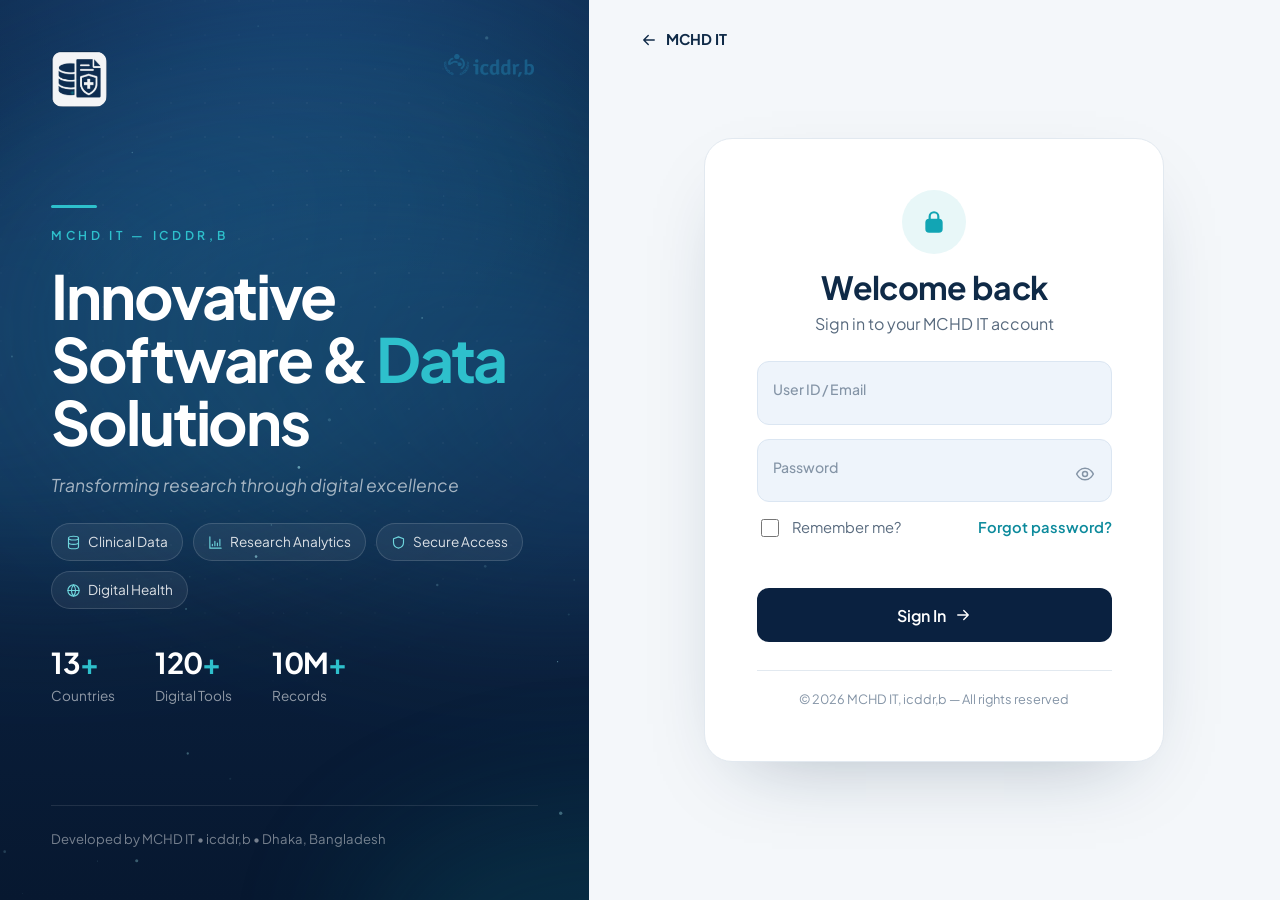
<file: login.html>
<!doctype html>
<html lang="en">
<head>
  <meta charset="utf-8">
  <meta name="viewport" content="width=device-width, initial-scale=1">
  <title>Client Portal — MCHD IT</title>
  <meta name="theme-color" content="#0b2342">
  <link rel="icon" href="favicon.ico" sizes="any">
  <link rel="icon" type="image/png" sizes="32x32" href="favicon-32.png">
  <link rel="icon" type="image/png" sizes="16x16" href="favicon-16.png">
  <link rel="apple-touch-icon" href="apple-touch-icon.png">
  <link rel="manifest" href="site.webmanifest">
  <link rel="preconnect" href="https://fonts.googleapis.com">
  <link rel="preconnect" href="https://fonts.gstatic.com" crossorigin>
  <link rel="stylesheet" href="https://fonts.googleapis.com/css2?family=Plus+Jakarta+Sans:wght@400;500;600;700;800&family=JetBrains+Mono:wght@500;600&display=swap">
  <link rel="stylesheet" href="assets/css/main.css">
  <script>document.documentElement.classList.add('js')</script>
</head>
<body class="page page--login">
  <main id="main" class="login" data-page="login">
    <section class="login__brand">
      <div class="hero__bg" aria-hidden="true">
        <div class="hero__beam hero__beam--a"></div><div class="hero__beam hero__beam--b"></div><div class="hero__beam hero__beam--c"></div>
        <div class="hero__grid"></div><canvas class="hero__particles" data-particles></canvas>
      </div>
      <div class="login__top">
        <a href="index.html" aria-label="MCHD IT home"><img class="login__mark" src="assets/img/logo-mark@2x.png" width="56" height="56" alt="MCHD IT"></a>
        <img class="login__icddrb" src="assets/img/icddrb-light.png" alt="icddr,b" width="96" height="31">
      </div>
      <div class="login__copy">
        <span class="login__rule" aria-hidden="true"></span>
        <p class="login__eyebrow">MCHD IT <span aria-hidden="true">—</span> icddr,b</p>
        <h2 class="login__title">Innovative Software &amp; <em>Data</em> Solutions</h2>
        <p class="login__tagline">Transforming research through digital excellence</p>
        <ul class="login__chips">
          <li><svg viewBox="0 0 24 24" aria-hidden="true"><ellipse cx="12" cy="5" rx="8" ry="3"/><path d="M4 5v14c0 1.7 3.6 3 8 3s8-1.3 8-3V5M4 12c0 1.7 3.6 3 8 3s8-1.3 8-3"/></svg>Clinical Data</li>
          <li><svg viewBox="0 0 24 24" aria-hidden="true"><path d="M3 3v18h18M7 15v2M11 10v7M15 13v4M19 7v10"/></svg>Research Analytics</li>
          <li><svg viewBox="0 0 24 24" aria-hidden="true"><path d="M12 3 4 6v6c0 5 3.5 8 8 9 4.5-1 8-4 8-9V6z"/></svg>Secure Access</li>
          <li><svg viewBox="0 0 24 24" aria-hidden="true"><circle cx="12" cy="12" r="9"/><path d="M3 12h18M12 3a14 14 0 0 1 0 18M12 3a14 14 0 0 0 0 18"/></svg>Digital Health</li>
        </ul>
        <dl class="login__stats">
          <div><dt>Countries</dt><dd>13<b>+</b></dd></div>
          <div><dt>Digital Tools</dt><dd>120<b>+</b></dd></div>
          <div><dt>Records</dt><dd>10M<b>+</b></dd></div>
        </dl>
      </div>
      <p class="login__dev">Developed by MCHD IT • icddr,b • Dhaka, Bangladesh</p>
    </section>

    <section class="login__panel">
      <a class="login__back" href="index.html"><svg viewBox="0 0 24 24" aria-hidden="true"><path d="M19 12H5M11 18l-6-6 6-6"/></svg>MCHD IT</a>
      <div class="login__card">
        <span class="login__lock" aria-hidden="true"><svg viewBox="0 0 24 24"><rect x="5" y="10" width="14" height="11" rx="2.5"/><path d="M8 10V7a4 4 0 0 1 8 0v3"/></svg></span>
        <h1>Welcome back</h1>
        <p class="login__sub">Sign in to your MCHD IT account</p>
        <form class="form" data-login-form novalidate>
          <label class="field field--float"><input name="username" autocomplete="username" placeholder=" " required><span>User ID / Email</span></label>
          <label class="field field--float field--pw"><input name="password" type="password" autocomplete="current-password" placeholder=" " required><span>Password</span>
            <button type="button" class="field__eye" data-pw-toggle aria-label="Show password" aria-pressed="false">
              <svg viewBox="0 0 24 24" aria-hidden="true"><path d="M2 12s3.5-7 10-7 10 7 10 7-3.5 7-10 7S2 12 2 12z"/><circle cx="12" cy="12" r="3"/></svg></button>
          </label>
          <div class="login__row">
            <label class="check"><input type="checkbox" name="remember"><span>Remember me?</span></label>
            <a href="#" data-forgot>Forgot password?</a>
          </div>
          <p class="form__status" role="status" aria-live="polite" data-form-status></p>
          <button class="btn btn--dark btn--lg btn--block" type="submit">Sign In
            <svg viewBox="0 0 24 24" aria-hidden="true"><path d="M5 12h14M13 6l6 6-6 6"/></svg></button>
        </form>
        <p class="login__legal">&copy; 2026 MCHD IT, icddr,b — All rights reserved</p>
      </div>
    </section>
  </main>
  <script src="assets/js/common.js" defer></script>
  <script src="assets/js/data.js" defer></script>
  <script src="assets/js/pages.js" defer></script>
</body>
</html>
</file>
<file: assets/css/main.css>
/* =========================================================
   MCHD IT — Design system + layout
   ========================================================= */
:root {
  /* colour */
  --navy-950: #071830;
  --navy-900: #0a2140;
  --navy-850: #0d2a4e;
  --navy-800: #11335c;
  --navy-700: #1a4373;
  --teal-300: #6fd6dd;
  --teal-400: #2ec0cc;
  --teal-500: #12a5b4;
  --teal-600: #0c8a9c;
  --teal-700: #0a6f80;
  --teal-50:  #e8f7f8;
  --teal-100: #d2f0f2;
  --ink:      #0f2a47;
  --body:     #586a7e;
  --muted:    #8494a6;
  --line:     #e2e9f0;
  --surface:  #f4f7fa;
  --white:    #fff;

  /* type */
  --font: "Plus Jakarta Sans", Inter, ui-sans-serif, system-ui, -apple-system, "Segoe UI", Roboto, sans-serif;
  --mono: "JetBrains Mono", ui-monospace, SFMono-Regular, Menlo, monospace;
  --fs-display: clamp(2.4rem, min(1rem + 4.6vw, 9.4vh), 5.25rem);
  --fs-h2: clamp(1.9rem, 1.3rem + 2.2vw, 3rem);
  --fs-h3: clamp(1.25rem, 1.05rem + .7vw, 1.6rem);
  --fs-lead: clamp(1.02rem, .92rem + .45vw, 1.3rem);

  /* shape + depth */
  --r-sm: 10px; --r-md: 16px; --r-lg: 24px; --r-xl: 32px;
  --shadow-sm: 0 1px 2px rgb(15 42 71 / .06), 0 2px 8px rgb(15 42 71 / .04);
  --shadow-md: 0 10px 30px -12px rgb(15 42 71 / .18);
  --shadow-lg: 0 40px 80px -30px rgb(4 18 38 / .55);

  /* motion */
  --ease-out: cubic-bezier(.16, 1, .3, 1);
  --ease-io: cubic-bezier(.65, 0, .35, 1);

  --container: 1200px;
  --gutter: clamp(16px, 4vw, 40px);
  --nav-h: 76px;
}

*, *::before, *::after { box-sizing: border-box; }
html { -webkit-text-size-adjust: 100%; scroll-padding-top: 96px; }
@media (prefers-reduced-motion: no-preference) { html { scroll-behavior: smooth; } }
body {
  margin: 0; font-family: var(--font); color: var(--body); background: var(--white);
  font-size: 16px; line-height: 1.6; -webkit-font-smoothing: antialiased; text-rendering: optimizeLegibility;
  overflow-x: clip;
}
img, video, svg { display: block; max-width: 100%; }
h1, h2, h3 { color: var(--ink); line-height: 1.1; letter-spacing: -.02em; margin: 0; font-weight: 700; }
p { margin: 0; }
a { color: inherit; text-decoration: none; }
ul, ol { list-style: none; margin: 0; padding: 0; }
button { font: inherit; color: inherit; background: none; border: 0; cursor: pointer; padding: 0; }
svg { fill: none; stroke: currentColor; stroke-width: 1.8; stroke-linecap: round; stroke-linejoin: round; }
:focus-visible { outline: 2px solid var(--teal-400); outline-offset: 3px; border-radius: 6px; }

.container { width: min(100% - 2 * var(--gutter), var(--container)); margin-inline: auto; }
.skip-link { position: absolute; left: 16px; top: -60px; z-index: 100; background: var(--white); color: var(--ink); padding: 10px 16px; border-radius: 8px; }
.skip-link:focus { top: 16px; }

/* ---------- primitives ---------- */
.btn {
  --bg: transparent; --fg: var(--ink); --bd: transparent;
  display: inline-flex; align-items: center; justify-content: center; gap: .5em;
  height: 46px; padding: 0 22px; border-radius: 999px; font-weight: 600; font-size: .95rem;
  background: var(--bg); color: var(--fg); border: 1px solid var(--bd);
  transition: transform .35s var(--ease-out), background-color .25s, border-color .25s, box-shadow .35s var(--ease-out), color .25s;
  white-space: nowrap; position: relative; isolation: isolate;
}
.btn svg { width: 18px; height: 18px; transition: transform .35s var(--ease-out); }
.btn:hover svg { transform: translateX(3px); }
.btn:active { transform: scale(.97); }
.btn--lg { height: 54px; padding: 0 28px; font-size: 1rem; }
.btn--primary { --bg: var(--teal-500); --fg: #fff; box-shadow: 0 8px 24px -10px rgb(18 165 180 / .8), inset 0 1px 0 rgb(255 255 255 / .18); }
.btn--primary:hover { --bg: var(--teal-400); box-shadow: 0 14px 34px -12px rgb(46 192 204 / .9), inset 0 1px 0 rgb(255 255 255 / .25); }
.btn--ghost { --fg: #fff; --bd: rgb(255 255 255 / .28); --bg: rgb(255 255 255 / .04); backdrop-filter: blur(8px); }
.btn--ghost:hover { --bd: rgb(255 255 255 / .6); --bg: rgb(255 255 255 / .1); }
.btn--outline { --fg: var(--teal-600); --bd: var(--teal-400); --bg: var(--white); height: 42px; }
.btn--outline:hover { --bg: var(--teal-50); }

.badge {
  display: inline-flex; align-items: center; gap: 8px; padding: 6px 14px; border-radius: 999px;
  font-family: var(--mono); font-size: .72rem; font-weight: 600; letter-spacing: .14em; text-transform: uppercase;
  color: var(--teal-600); background: var(--teal-50); border: 1px solid var(--teal-100);
}
.badge svg { width: 14px; height: 14px; fill: currentColor; stroke: none; }
.badge--dark { color: var(--teal-300); background: rgb(18 165 180 / .1); border-color: rgb(46 192 204 / .35); }
.eyebrow { font-family: var(--mono); font-size: .75rem; font-weight: 600; letter-spacing: .16em; text-transform: uppercase; color: var(--teal-400); }

.icon-btn {
  width: 44px; height: 44px; border-radius: 50%; display: grid; place-items: center;
  background: rgb(255 255 255 / .1); color: #fff; border: 1px solid rgb(255 255 255 / .2); backdrop-filter: blur(10px);
  transition: background-color .25s, transform .3s var(--ease-out), border-color .25s;
}
.icon-btn svg { width: 20px; height: 20px; }
.icon-btn:hover { background: rgb(255 255 255 / .2); }
.icon-btn:active { transform: scale(.94); }
.icon-btn--light { background: var(--white); color: var(--ink); border-color: var(--line); box-shadow: var(--shadow-sm); }
.icon-btn--light:hover { background: var(--teal-50); border-color: var(--teal-100); color: var(--teal-700); }
.icon-btn[disabled] { opacity: .35; pointer-events: none; }

/* sections */
.section { padding-block: clamp(80px, 10vw, 140px); position: relative; }
.section--light { background: var(--surface); }
.section--tint { background: linear-gradient(180deg, #eef6f8 0%, #f7fafc 40%, #fff 100%); }
.section--team { background: linear-gradient(180deg, #fff 0%, #eef7f8 100%); }
.section--dark { background: var(--navy-900); color: rgb(255 255 255 / .72); }
.section--dark h2, .section--dark h3 { color: #fff; }
.section-head { text-align: center; max-width: 720px; margin: 0 auto clamp(40px, 6vw, 64px); display: grid; justify-items: center; gap: 16px; }
.section-head h2 { font-size: var(--fs-h2); }
.section-head p:last-child { font-size: var(--fs-lead); line-height: 1.6; }

/* reveal */
.js [data-reveal] { opacity: 0; transform: translateY(24px); transition: opacity .9s var(--ease-out) var(--d, 0s), transform .9s var(--ease-out) var(--d, 0s); }
.js [data-reveal].is-in { opacity: 1; transform: none; }

/* =========================================================
   NAV
   ========================================================= */
.nav { position: fixed; inset: 16px 0 auto; z-index: 50; pointer-events: none; }
.nav__bar {
  pointer-events: auto; width: min(100% - 2 * var(--gutter), 1240px); margin-inline: auto; height: 64px;
  display: flex; align-items: center; gap: 24px; padding: 0 10px 0 18px; border-radius: 999px;
  background: rgb(10 33 64 / .55); border: 1px solid rgb(255 255 255 / .1);
  backdrop-filter: blur(18px) saturate(140%); -webkit-backdrop-filter: blur(18px) saturate(140%);
  transition: background-color .4s, box-shadow .4s, transform .5s var(--ease-out);
}
.nav.is-scrolled .nav__bar { background: rgb(8 26 50 / .82); box-shadow: 0 16px 40px -20px rgb(0 0 0 / .6); }
.nav.is-hidden .nav__bar { transform: translateY(-120%); }
.nav__brand { display: inline-flex; align-items: center; gap: 10px; color: #fff; font-weight: 700; font-size: 1.15rem; letter-spacing: -.01em; }
.nav__brand img { width: 36px; height: 36px; border-radius: 9px; }
.nav__links { display: flex; gap: 4px; margin-inline: auto; }
.nav__links a {
  display: inline-flex; align-items: center; gap: 8px; padding: 9px 14px; border-radius: 999px;
  color: rgb(255 255 255 / .78); font-weight: 500; font-size: .93rem; position: relative; transition: color .25s, background-color .25s;
}
.nav__links svg { width: 17px; height: 17px; opacity: .8; }
.nav__links svg.i-tech { width: 19px; height: 19px; margin-block: -1px; stroke-width: 1.4; }
.nav__links a:hover { color: #fff; background: rgb(255 255 255 / .06); }
.nav__links a[aria-current="true"] { color: #fff; background: rgb(255 255 255 / .1); }
.nav__cta { height: 44px; }
.nav__toggle { display: none; width: 44px; height: 44px; border-radius: 50%; margin-left: auto; position: relative; background: rgb(255 255 255 / .08); }
.nav__toggle span { position: absolute; left: 13px; right: 13px; height: 2px; background: #fff; border-radius: 2px; transition: transform .4s var(--ease-out); }
.nav__toggle span:first-child { top: 18px; } .nav__toggle span:last-child { top: 25px; }
.nav__toggle[aria-expanded="true"] span:first-child { transform: translateY(3.5px) rotate(45deg); }
.nav__toggle[aria-expanded="true"] span:last-child { transform: translateY(-3.5px) rotate(-45deg); }
.nav__sheet {
  pointer-events: auto; width: min(100% - 2 * var(--gutter), 1240px); margin: 10px auto 0; padding: 12px; border-radius: 24px;
  background: rgb(8 26 50 / .96); border: 1px solid rgb(255 255 255 / .1); backdrop-filter: blur(18px);
  display: grid; gap: 4px; animation: sheet-in .45s var(--ease-out);
}
.nav__sheet a:not(.btn) { color: #fff; padding: 14px 16px; border-radius: 14px; font-weight: 600; font-size: 1.05rem; }
.nav__sheet a:not(.btn):hover { background: rgb(255 255 255 / .06); }
.nav__sheet .btn { margin-top: 8px; height: 50px; }
.nav__sheet[hidden] { display: none; }
@keyframes sheet-in { from { opacity: 0; transform: translateY(-8px) scale(.98); } }

@media (max-width: 980px) {
  .nav__links, .nav__cta { display: none; }
  .nav__toggle { display: block; }
  .nav__bar { height: 60px; }
}

/* =========================================================
   HERO
   ========================================================= */
.hero { position: relative; background: var(--navy-900); color: #fff; }
.hero__sticky { position: relative; overflow: hidden; }
.hero__bg { position: absolute; inset: 0; z-index: 0; overflow: hidden; background:
  radial-gradient(120% 80% at 50% -10%, #17406f 0%, rgb(23 64 111 / 0) 60%),
  linear-gradient(180deg, #0d2a4e 0%, #0a2140 55%, #071830 100%); }
.hero__beam { position: absolute; border-radius: 50%; filter: blur(70px); opacity: .55; will-change: transform; }
.hero__beam--a { width: 70vw; height: 38vw; left: -18vw; top: 6vh; background: linear-gradient(120deg, rgb(32 92 150 / .9), rgb(18 165 180 / .25)); transform: rotate(-18deg); animation: drift-a 36s var(--ease-io) infinite alternate; }
.hero__beam--b { width: 60vw; height: 30vw; right: -16vw; top: 22vh; background: linear-gradient(240deg, rgb(28 76 132 / .95), rgb(46 192 204 / .18)); transform: rotate(14deg); animation: drift-b 42s var(--ease-io) infinite alternate; }
.hero__beam--c { width: 46vw; height: 22vw; left: 27vw; bottom: -14vw; background: rgb(18 165 180 / .38); opacity: .4; animation: drift-c 30s var(--ease-io) infinite alternate; }
@keyframes drift-a { to { transform: rotate(-10deg) translate3d(8vw, 4vh, 0) scale(1.08); } }
@keyframes drift-b { to { transform: rotate(22deg) translate3d(-7vw, -5vh, 0) scale(1.12); } }
@keyframes drift-c { to { transform: translate3d(-6vw, -3vh, 0) scale(1.15); } }
.hero__grid { position: absolute; inset: 0; opacity: .5;
  background-image: radial-gradient(circle at 1px 1px, rgb(255 255 255 / .14) 1px, transparent 1.4px);
  background-size: 34px 34px;
  mask-image: radial-gradient(80% 60% at 50% 35%, #000 0%, transparent 80%);
  -webkit-mask-image: radial-gradient(80% 60% at 50% 35%, #000 0%, transparent 80%);
  animation: grid-pan 60s linear infinite; }
@keyframes grid-pan { to { background-position: 34px 68px; } }
.hero__particles { position: absolute; inset: 0; width: 100%; height: 100%; }
.hero__horizon { position: absolute; left: 50%; bottom: 0; width: 120vw; height: 40vh; transform: translateX(-50%);
  background: radial-gradient(50% 60% at 50% 100%, rgb(46 192 204 / .22), transparent 70%); }

.hero__content {
  position: relative; z-index: 2; text-align: center; display: grid; justify-items: center;
  padding-top: calc(var(--nav-h) + clamp(28px, 6.5vh, 80px));
  will-change: transform, opacity;
}
.hero__title { color: #fff; font-size: var(--fs-display); font-weight: 700; letter-spacing: -.035em; line-height: 1.02; max-width: 24ch; margin-top: clamp(14px, 2.4vh, 24px); text-wrap: balance; }
.hero__title .br-lg { display: none; }
@media (min-width: 900px) { .hero__title .br-lg { display: inline; } }
.hero__title .w { display: inline-block; overflow: hidden; vertical-align: top; padding-bottom: .08em; margin-bottom: -.08em; }
.hero__title .w > span { display: inline-block; }
.js .hero__title .w > span { transform: translateY(105%); transition: transform 1.1s var(--ease-out) calc(.08s + var(--i) * .055s); }
.js .hero__title.is-in .w > span { transform: none; }
.hero__title em { font-style: normal; background: linear-gradient(90deg, #fff 0%, var(--teal-300) 60%, #fff 100%); -webkit-background-clip: text; background-clip: text; color: transparent; }
.hero__lead { margin-top: clamp(14px, 2.4vh, 22px); max-width: 46ch; font-size: var(--fs-lead); color: rgb(255 255 255 / .78); text-wrap: balance; }
.hero__actions { margin-top: clamp(20px, 3.6vh, 34px); display: flex; flex-wrap: wrap; gap: 12px; justify-content: center; }
.hero__stats { margin: clamp(18px, 3vh, 30px) 0 0; display: flex; align-items: stretch; border-radius: 18px; border: 1px solid rgb(255 255 255 / .1); background: rgb(255 255 255 / .04); backdrop-filter: blur(10px); }
.hero__stats > div { display: flex; flex-direction: column-reverse; align-items: center; padding: 10px 26px; }
.hero__stats > div + div { border-left: 1px solid rgb(255 255 255 / .1); }
.hero__stats dd { margin: 0; color: #fff; font-weight: 700; font-size: 1.35rem; letter-spacing: -.02em; font-variant-numeric: tabular-nums; line-height: 1.2; }
.hero__stats dt { font-size: .78rem; color: rgb(255 255 255 / .6); }

/* ---------- stage (featured system) ---------- */
.stage {
  --s: 1; --r: 24px; --ty: 0px;
  position: relative; z-index: 3; margin: clamp(40px, 6vw, 64px) auto 0; width: min(100% - 2 * var(--gutter), 1120px);
  aspect-ratio: 16 / 10; border-radius: var(--r); overflow: hidden; background: #0b2342;
  box-shadow: none; /* no drop shadow: the film sits flush in the hero */
  isolation: isolate;
}
.hero__sticky { padding-bottom: clamp(48px, 8vw, 96px); }
.stage::after { /* glass edge highlight */
  content: ""; position: absolute; inset: 0; border-radius: inherit; pointer-events: none; z-index: 6;
  box-shadow: inset 0 0 0 1px rgb(255 255 255 / .07);
  opacity: var(--edge, 1);
}
.stage__media { position: absolute; inset: 0; z-index: 0; background: #e9e8f4; }
.stage__media video, .stage__media img { position: absolute; inset: 0; width: 100%; height: 100%; object-fit: cover; }
.stage__media video { opacity: 0; transition: opacity 1s var(--ease-out); }
.stage__media video.is-active { opacity: 1; }
.stage__shade { position: absolute; inset: 0; z-index: 1; pointer-events: none;
  background:
    linear-gradient(180deg, rgb(7 24 48 / .35) 0%, rgb(7 24 48 / 0) 22%),
    linear-gradient(0deg, rgb(7 24 48 / .96) 0%, rgb(7 24 48 / .78) 24%, rgb(7 24 48 / .35) 40%, rgb(7 24 48 / 0) 58%); }

.stage__top, .stage__caption, .stage__chapters { position: absolute; z-index: 5; left: var(--pad); right: var(--pad); }
.stage { --pad: clamp(16px, 3vw, 40px); --ui: 1; }
.stage__top { top: var(--pad); display: flex; justify-content: space-between; align-items: center; }
.stage__live { display: inline-flex; align-items: center; gap: 8px; padding: 7px 14px 7px 12px; border-radius: 999px; font-family: var(--mono); font-size: .75rem; letter-spacing: .08em; color: #fff; background: rgb(7 24 48 / .55); backdrop-filter: blur(10px); border: 1px solid rgb(255 255 255 / .14); }
.stage__live i { width: 7px; height: 7px; border-radius: 50%; background: var(--teal-400); box-shadow: 0 0 0 0 rgb(46 192 204 / .7); animation: live 2s infinite; }
@keyframes live { 70% { box-shadow: 0 0 0 8px rgb(46 192 204 / 0); } 100% { box-shadow: 0 0 0 0 rgb(46 192 204 / 0); } }
.stage__controls { display: flex; align-items: center; gap: 8px; }
.stage__sys-nav { display: flex; gap: 8px; }
.stage__sys-nav[hidden] { display: none; }

.stage__caption { bottom: calc(var(--pad) + 64px); display: flex; align-items: flex-end; justify-content: space-between; gap: 20px; }
.stage__title { color: #fff; font-size: clamp(1.35rem, .9rem + 2vw, 2.75rem); font-weight: 700; letter-spacing: -.03em; text-shadow: 0 2px 20px rgb(0 0 0 / .25); }
.stage__title.is-swap { animation: title-in .9s var(--ease-out); }
@keyframes title-in { from { opacity: 0; transform: translateY(14px); filter: blur(6px); } }
.stage__tags { display: flex; flex-wrap: wrap; gap: 8px; margin-top: 12px; }
.stage__tags li { padding: 6px 13px; border-radius: 999px; font-size: .8rem; font-weight: 600; color: var(--teal-300); background: rgb(18 165 180 / .14); border: 1px solid rgb(46 192 204 / .35); backdrop-filter: blur(8px); }
.stage__play { flex: none; width: 40px; height: 40px; border-radius: 50%; display: grid; place-items: center; color: #fff; background: rgb(255 255 255 / .12); border: 1px solid rgb(255 255 255 / .25); backdrop-filter: blur(10px); transition: background-color .25s, transform .3s var(--ease-out); }
.stage__play:hover { background: rgb(255 255 255 / .22); }
.stage__play svg { width: 16px; height: 16px; }
.stage__play .i-play { display: none; fill: currentColor; stroke: none; }
.stage__play[aria-pressed="true"] .i-play { display: block; }
.stage__play[aria-pressed="true"] .i-pause { display: none; }

.stage__chapters { bottom: var(--pad); display: grid; grid-auto-flow: column; grid-auto-columns: 1fr; gap: 10px; }
.chapter { text-align: left; color: rgb(255 255 255 / .55); font-size: .8rem; font-weight: 600; padding-top: 14px; position: relative; transition: color .3s; min-width: 0; }
.chapter span { display: block; white-space: nowrap; overflow: hidden; text-overflow: ellipsis; }
.chapter::before, .chapter i { content: ""; position: absolute; left: 0; top: 0; height: 3px; border-radius: 3px; }
.chapter::before { right: 0; background: rgb(255 255 255 / .2); }
.chapter i { width: 100%; background: linear-gradient(90deg, var(--teal-400), #fff); transform-origin: 0 50%; transform: scaleX(var(--p, 0)); }
.chapter:hover, .chapter[aria-selected="true"] { color: #fff; }

@media (max-width: 720px) {
  .hero__content { padding-top: calc(var(--nav-h) + 40px); }
  .hero__title { max-width: 12ch; }
  .hero__stats { width: 100%; }
  .hero__stats > div { flex: 1; padding: 10px 8px; }
  .hero__actions { width: 100%; }
  .hero__actions .btn { flex: 1 1 200px; }
  /* small screens: video on top, caption + chapters as a footer panel */
  .stage { aspect-ratio: auto; border-radius: 20px; display: flex; flex-direction: column; background: var(--navy-850); --pad: 16px; }
  .stage__media { position: relative; inset: auto; aspect-ratio: 16 / 10; }
  .stage__shade { inset: 0 0 auto; height: calc((100vw - 2 * var(--gutter)) * .625); background: linear-gradient(180deg, rgb(7 24 48 / .35), transparent 30%); }
  .stage__caption, .stage__chapters { position: relative; left: auto; right: auto; bottom: auto; padding-inline: 18px; }
  .stage__caption { padding-top: 18px; align-items: center; }
  .stage__title { font-size: 1.2rem; }
  .stage__tags { gap: 6px; margin-top: 10px; }
  .stage__tags li { font-size: .72rem; padding: 4px 10px; }
  .stage__play { width: 44px; height: 44px; }
  .stage__chapters { padding-block: 16px 18px; grid-auto-columns: minmax(0, 1fr); }
  .chapter { font-size: 0; padding-top: 0; height: 18px; } /* bars only on small screens */
  .chapter::before, .chapter i { top: 8px; }
}

/* =========================================================
   TECHNOLOGY
   ========================================================= */
.stack { display: grid; grid-template-columns: repeat(4, 1fr); gap: 20px; }
.stack__card {
  background: var(--white); border: 1px solid var(--line); border-radius: var(--r-lg); padding: 26px 24px 18px;
  box-shadow: var(--shadow-sm); position: relative; overflow: hidden;
  transition: transform .5s var(--ease-out), box-shadow .5s var(--ease-out), border-color .3s;
}
.stack__card::before { content: ""; position: absolute; inset: 0 0 auto; height: 3px; background: linear-gradient(90deg, var(--teal-400), var(--teal-600)); transform: scaleX(0); transform-origin: 0 50%; transition: transform .6s var(--ease-out); }
.stack__card:hover { transform: translateY(-6px); box-shadow: var(--shadow-md); border-color: var(--teal-100); }
.stack__card:hover::before { transform: scaleX(1); }
.stack__card h3 { font-size: .78rem; font-weight: 700; letter-spacing: .14em; text-transform: uppercase; color: var(--ink); display: flex; align-items: center; gap: 10px; }
.stack__idx { font-family: var(--mono); color: var(--teal-500); font-size: .72rem; }
.stack__card ul { margin-top: 18px; display: grid; }
.stack__card li { height: 64px; display: flex; align-items: center; border-top: 1px dashed var(--line); }
.stack__card li:first-child { border-top: 0; }
.stack__card img { max-height: 34px; max-width: 150px; width: auto; object-fit: contain; transition: transform .4s var(--ease-out); }
.stack__card li:hover img { transform: translateX(4px) scale(1.04); }
@media (max-width: 1024px) { .stack { grid-template-columns: repeat(2, 1fr); } }
@media (max-width: 560px) {
  .stack { grid-template-columns: 1fr; }
  .stack__card ul { grid-template-columns: 1fr 1fr; column-gap: 16px; }
  .stack__card li:nth-child(2) { border-top: 0; }
  .stack__card img { max-width: 120px; max-height: 30px; }
}

/* =========================================================
   WHAT WE DO — connected explorer
   ========================================================= */
.xp { position: relative; }
.xp__grid { display: grid; grid-template-columns: 1fr 1fr; gap: clamp(40px, 5vw, 80px); align-items: center; }
.xp__nav { position: relative; padding-left: 26px; }
.xp__count { display: flex; align-items: baseline; gap: 8px; margin: 0 0 14px 2px; font-family: var(--mono); color: var(--muted); font-size: .8rem; letter-spacing: .08em; }
.xp__count b { font-family: var(--font); font-size: 2.4rem; line-height: 1; letter-spacing: -.04em; color: var(--ink); font-weight: 800; min-width: 2ch; }
.xp__rail { position: absolute; left: 0; top: 50px; bottom: 6px; width: 3px; border-radius: 3px; background: var(--line); overflow: hidden; }
.xp__rail span { position: absolute; inset: 0; background: linear-gradient(var(--teal-400), var(--teal-600)); transform-origin: 50% 0; transform: scaleY(var(--xp, 0)); }
.xp__tabs { display: grid; gap: 2px; }

.xp-tab {
  position: relative; display: grid; grid-template-columns: 30px 36px 1fr; align-items: center; gap: 12px; width: 100%;
  text-align: left; padding: 9px 16px 9px 10px; border-radius: 14px; color: var(--ink); font-weight: 600; font-size: .98rem; line-height: 1.3;
  opacity: .42; transition: opacity .45s, background-color .45s, box-shadow .45s, transform .6s var(--ease-out), padding .5s var(--ease-out);
}
.xp-tab:hover { opacity: .8; }
.xp-tab__n { font-family: var(--mono); font-size: .74rem; color: var(--muted); transition: color .4s; }
.xp-tab__icon { width: 36px; height: 36px; border-radius: 10px; display: grid; place-items: center; color: var(--teal-600); background: var(--teal-50); border: 1px solid var(--teal-100); transition: background-color .45s, color .45s, transform .6s var(--ease-out); }
.xp-tab__icon svg { width: 18px; height: 18px; }
.xp-tab__bar { position: absolute; left: 16px; right: 16px; bottom: 6px; height: 2px; border-radius: 2px; background: var(--teal-100); opacity: 0; transition: opacity .4s; }
.xp-tab__bar i { position: absolute; inset: 0; border-radius: inherit; background: var(--teal-500); transform-origin: 0 50%; transform: scaleX(var(--f, 0)); }
.xp-tab[aria-selected="true"] {
  opacity: 1; background: var(--white); box-shadow: 0 18px 40px -22px rgb(15 42 71 / .35), 0 0 0 1px var(--teal-100);
  transform: translateX(10px); padding-block: 15px 17px; font-size: 1.08rem;
}
.xp-tab[aria-selected="true"] .xp-tab__n { color: var(--teal-500); }
.xp-tab[aria-selected="true"] .xp-tab__icon { background: var(--teal-500); color: #fff; border-color: var(--teal-500); transform: scale(1.08); }
.xp.is-scrolly .xp-tab[aria-selected="true"] .xp-tab__bar { opacity: 1; }

/* connector beam: active tab → panel */
.xp__link { position: absolute; top: var(--ly, 50%); left: calc(100% + 10px); width: calc(clamp(40px, 5vw, 80px) - 10px); height: 2px; margin-top: -1px; pointer-events: none; display: none;
  background: linear-gradient(90deg, var(--teal-400), var(--teal-500)); transition: top .6s var(--ease-out); }
.xp__link::before, .xp__link::after { content: ""; position: absolute; top: 50%; width: 10px; height: 10px; border-radius: 50%; transform: translate(-50%, -50%); background: var(--teal-500); box-shadow: 0 0 0 4px rgb(18 165 180 / .18); }
.xp__link::before { left: 0; } .xp__link::after { left: 100%; }
.xp__link i { position: absolute; top: 50%; left: 0; width: 18px; height: 6px; margin-top: -3px; border-radius: 6px; background: #fff; box-shadow: 0 0 10px var(--teal-300); opacity: 0; }
.xp__link.is-pulse i { animation: beam .8s var(--ease-out); }
@keyframes beam { 0% { left: 0; opacity: 1; } 100% { left: 100%; opacity: 0; } }
.xp.is-scrolly .xp__link { display: block; }

.xp__panels { position: relative; }
.xp-panel {
  position: absolute; inset: 0; display: grid; grid-template-rows: 1fr auto; border-radius: var(--r-xl); overflow: hidden;
  background: var(--white); border: 1px solid var(--line); box-shadow: var(--shadow-md);
  opacity: 0; visibility: hidden; transform: translateY(calc(var(--dir, 1) * 28px)) scale(.985);
  transition: opacity .55s var(--ease-out), transform .8s var(--ease-out), visibility 0s .55s;
}
.xp-panel.is-active { opacity: 1; visibility: visible; transform: none; transition: opacity .55s var(--ease-out), transform .8s var(--ease-out), visibility 0s; z-index: 1; }
.xp-panel.is-leaving { transform: translateY(calc(var(--dir, 1) * -28px)) scale(.985); }
.xp-panel::before { /* left-edge accent that meets the beam */
  content: ""; position: absolute; left: 0; top: 0; bottom: 0; width: 4px; z-index: 2; background: linear-gradient(var(--teal-400), var(--teal-600)); }
.xp-panel__visual { position: relative; min-height: 260px; background:
  radial-gradient(80% 90% at 70% 10%, rgb(46 192 204 / .18), transparent 60%),
  linear-gradient(160deg, #0d2a4e, #0a2140 70%); overflow: hidden; }
.xp-panel__visual::before { content: ""; position: absolute; inset: 0; background-image: radial-gradient(circle at 1px 1px, rgb(255 255 255 / .09) 1px, transparent 1.3px); background-size: 22px 22px; }
.xp-panel__visual svg.illo { position: absolute; inset: 0; width: 100%; height: 100%; stroke-width: 2; }
.xp-panel__num { position: absolute; right: 22px; bottom: 4px; font-weight: 800; font-size: clamp(4.5rem, 7vw, 7rem); line-height: 1; letter-spacing: -.06em; color: rgb(255 255 255 / .07); }
.xp-panel__body { padding: clamp(22px, 2.6vw, 32px); display: grid; grid-template-columns: 52px 1fr; gap: 6px 18px; align-content: start; }
.xp-panel__icon { grid-row: span 3; width: 52px; height: 52px; border-radius: 15px; display: grid; place-items: center; color: var(--teal-600); background: var(--teal-50); border: 1px solid var(--teal-100); }
.xp-panel__icon svg { width: 24px; height: 24px; }
.xp-panel h3 { font-size: var(--fs-h3); }
.xp-panel h3 a:hover { color: var(--teal-600); }
.xp-panel p { font-size: 1rem; max-width: 60ch; }
.link-arrow { display: inline-flex; align-items: center; gap: 6px; margin-top: 8px; color: var(--teal-600); font-weight: 600; justify-self: start; }
.link-arrow svg { width: 18px; height: 18px; transition: transform .35s var(--ease-out); }
.link-arrow:hover svg { transform: translateX(4px); }

.xp__more-wrap { display: none; justify-content: center; margin-top: 28px; }
.xp__more svg { transition: transform .4s var(--ease-out); }
.xp__more[aria-expanded="true"] svg { transform: rotate(180deg); }
.xp__more[hidden] { display: none; }

/* desktop scroll-driven mode */
.xp.is-scrolly { height: auto; }
.xp.is-scrolly .xp__sticky { position: relative; }
.xp.is-scrolly .xp__panels { height: 580px; }

/* stacked (tablet / mobile / reduced-motion) mode */
.xp:not(.is-scrolly) .xp__grid { grid-template-columns: 1fr; }
.xp:not(.is-scrolly) .xp__nav { display: none; }
.xp:not(.is-scrolly) .xp__panels { display: grid; gap: 20px; }
.xp:not(.is-scrolly) .xp-panel { position: relative; opacity: 1; visibility: visible; transform: none; }
.xp:not(.is-scrolly) .xp-panel.is-collapsed { display: none; }
.xp:not(.is-scrolly) .xp-panel__visual { min-height: 190px; aspect-ratio: 16 / 8; }
.xp:not(.is-scrolly) .xp__more-wrap { display: flex; }
@media (min-width: 760px) { .xp:not(.is-scrolly) .xp__panels { grid-template-columns: repeat(2, 1fr); } .xp:not(.is-scrolly) .xp-panel__visual { aspect-ratio: 16 / 9; } }
@media (max-width: 560px) {
  .xp-panel__body { grid-template-columns: 1fr; }
  .xp-panel__icon { grid-row: auto; width: 46px; height: 46px; margin-bottom: 4px; }
}

/* ---- illustrations (animated only while active / visible) ---- */
.illo { color: #fff; }
.illo .t { stroke: var(--teal-400); }
.illo .tf { fill: var(--teal-400); stroke: none; }
.illo .w { stroke: rgb(255 255 255 / .85); }
.illo .wf { fill: rgb(255 255 255 / .9); stroke: none; }
.illo .dim { stroke: rgb(255 255 255 / .2); }
.illo .dimf { fill: rgb(255 255 255 / .08); stroke: rgb(255 255 255 / .16); }
.illo .glass { fill: rgb(255 255 255 / .06); stroke: rgb(255 255 255 / .22); }
.illo * { animation-play-state: paused; }
.is-active .illo *, .xp:not(.is-scrolly) .xp-panel.is-in .illo * { animation-play-state: running; }
.a-grow { transform-box: fill-box; transform-origin: 50% 100%; animation: a-grow 3.2s var(--ease-out) infinite; }
@keyframes a-grow { 0% { transform: scaleY(.15); } 35%, 85% { transform: scaleY(1); } 100% { transform: scaleY(.15); } }
.a-sweep { animation: a-sweep 6s var(--ease-io) infinite; }
@keyframes a-sweep { 0%, 100% { transform: translate(0, 0); } 50% { transform: translate(180px, -20px); } }
.a-dash { stroke-dasharray: 6 8; animation: a-dash 1.6s linear infinite; }
@keyframes a-dash { to { stroke-dashoffset: -28; } }
.a-draw { stroke-dasharray: var(--len, 400); stroke-dashoffset: var(--len, 400); animation: a-draw 4s var(--ease-out) infinite; }
@keyframes a-draw { 0% { stroke-dashoffset: var(--len, 400); } 45%, 85% { stroke-dashoffset: 0; } 100% { stroke-dashoffset: calc(var(--len, 400) * -1); } }
.a-fill { transform-box: fill-box; transform-origin: 0 50%; animation: a-fill 4s var(--ease-out) infinite; }
@keyframes a-fill { 0% { transform: scaleX(0); } 40%, 85% { transform: scaleX(1); } 100% { transform: scaleX(0); opacity: 0; } }
.a-pop { transform-box: fill-box; transform-origin: 50% 50%; animation: a-pop 4s var(--ease-out) infinite; }
@keyframes a-pop { 0%, 15% { transform: scale(0); } 25%, 85% { transform: scale(1); } 100% { transform: scale(0); } }
.a-drop { transform-box: fill-box; transform-origin: 50% 100%; animation: a-drop 4.5s var(--ease-out) infinite; }
@keyframes a-drop { 0% { transform: translateY(-40px); opacity: 0; } 18% { transform: none; opacity: 1; } 24% { transform: scaleY(.85); } 30%, 88% { transform: none; opacity: 1; } 100% { opacity: 0; } }
.a-pulse { transform-box: fill-box; transform-origin: 50% 50%; animation: a-pulse 2.6s var(--ease-out) infinite; }
@keyframes a-pulse { 0% { transform: scale(.4); opacity: .9; } 100% { transform: scale(2.6); opacity: 0; } }
.a-pulse-sm { transform-box: fill-box; transform-origin: 50% 50%; animation: a-pulse-sm 5s var(--ease-out) infinite; }
@keyframes a-pulse-sm { 0% { transform: scale(1); opacity: .5; } 60%, 100% { transform: scale(1.45); opacity: 0; } }
.a-float { animation: a-float 5s var(--ease-io) infinite alternate; }
@keyframes a-float { to { transform: translateY(-10px); } }
.a-level { transform-box: fill-box; transform-origin: 50% 100%; animation: a-level 5s var(--ease-io) infinite alternate; }
@keyframes a-level { from { transform: scaleY(.35); } to { transform: scaleY(1); } }
.a-move { offset-rotate: 0deg; animation: a-move 5s var(--ease-io) infinite; }
@keyframes a-move { from { offset-distance: 0%; } to { offset-distance: 100%; } }
.a-blink { animation: a-blink 1.4s steps(2) infinite; }
.a-scan { animation: a-scan 3s var(--ease-io) infinite alternate; }
@keyframes a-scan { to { transform: translateY(150px); } }
@keyframes a-blink { 50% { opacity: 0; } }

/* =========================================================
   TEAM — continuous marquee
   ========================================================= */
.team { position: relative; overflow: hidden; padding-block: 12px 28px;
  mask-image: linear-gradient(90deg, transparent, #000 8%, #000 92%, transparent); -webkit-mask-image: linear-gradient(90deg, transparent, #000 8%, #000 92%, transparent); }
.team__track { display: flex; gap: 24px; width: max-content; padding-inline: 12px; animation: team-roll var(--dur, 40s) linear infinite; will-change: transform; }
.team:hover .team__track, .team:focus-within .team__track, .team.is-paused .team__track { animation-play-state: paused; }
@keyframes team-roll { to { transform: translate3d(var(--dist, -50%), 0, 0); } }
.team.is-static { mask-image: none; -webkit-mask-image: none; }
.team.is-static .team__track { animation: none; width: auto; overflow-x: auto; scroll-snap-type: x mandatory; padding-inline: var(--gutter); }
.person {
  flex: none; width: 280px; scroll-snap-align: start; background: var(--white); border: 1px solid var(--line); border-radius: var(--r-lg);
  padding: 28px 20px 22px; text-align: center; display: grid; justify-items: center; align-content: start; gap: 6px;
  box-shadow: var(--shadow-sm); transition: transform .5s var(--ease-out), box-shadow .5s var(--ease-out), border-color .3s;
}
.person:hover { transform: translateY(-6px); box-shadow: var(--shadow-md); border-color: var(--teal-100); }
.person__photo { width: 104px; height: 104px; border-radius: 50%; padding: 4px; margin-bottom: 12px; background: conic-gradient(from 200deg, var(--teal-400), var(--teal-100), var(--teal-400)); transition: transform .6s var(--ease-out); }
.person:hover .person__photo { transform: scale(1.05) rotate(-2deg); }
.person__photo img { width: 100%; height: 100%; border-radius: 50%; object-fit: cover; border: 3px solid #fff; }
.person h3 { font-size: 1.06rem; letter-spacing: -.01em; }
.person__role { font-size: .74rem; font-weight: 700; letter-spacing: .08em; text-transform: uppercase; color: var(--teal-600); min-height: 2.6em; line-height: 1.3; }
.person__mail { margin-top: 10px; display: inline-flex; align-items: center; gap: 8px; padding: 8px 14px; border-radius: 999px; font-size: .85rem; color: var(--ink); background: var(--teal-50); border: 1px solid var(--teal-100); transition: background-color .25s, color .25s; max-width: 100%; }
.person__mail:hover { background: var(--teal-500); color: #fff; border-color: var(--teal-500); }
.person__mail svg { width: 16px; height: 16px; flex: none; }
@media (max-width: 600px) { .person { width: 250px; } }

/* =========================================================
   GLOBAL
   ========================================================= */
.global { display: grid; gap: clamp(28px, 4vw, 48px); }
.global__intro { max-width: 680px; }
.global > .map { margin-inline: auto; width: min(100%, 1100px); }
.global__intro { display: grid; gap: 16px; }
.global__intro h2 { font-size: var(--fs-h2); }
.global__intro > p:not(.eyebrow) { font-size: 1.05rem; max-width: 52ch; }
.map { position: relative; margin: 0; }
.map__dots { width: 100%; height: auto; opacity: .85; }
.map__overlay { position: absolute; inset: 0; width: 100%; height: 100%; overflow: visible; }
.map__arc { fill: none; stroke: url(#arcGrad); stroke-width: 1.6; stroke-linecap: round; stroke-dasharray: var(--len); stroke-dashoffset: var(--len); }
.map.is-in .map__arc { transition: stroke-dashoffset 1.6s var(--ease-out) var(--d); stroke-dashoffset: 0; }
.map__pin { cursor: default; }
.map__pin circle.dot { fill: #fff; }
.map__pin circle.ring { fill: none; stroke: var(--teal-400); stroke-width: 1.5; transform-box: fill-box; transform-origin: center; animation: a-pulse 2.8s var(--ease-out) infinite; animation-delay: var(--d); }
.map__pin .label { opacity: .92; transition: opacity .3s, transform .3s var(--ease-out); pointer-events: none; }
.map__pin .label rect { fill: #fff; stroke: none; filter: drop-shadow(0 4px 10px rgb(0 0 0 / .25)); }
.map__pin .label text { stroke: none; }
.map__pin circle.dot { stroke: none; }
.map__pin .label text { fill: var(--navy-900); font: 600 12px var(--font); }
.map__pin.is-hub .label text { font-size: 15px; }
.map__pin:hover .label, .map__pin:focus .label { opacity: 1; transform: translateY(-2px); }
.map__pin:hover circle.dot { fill: var(--teal-300); }
@media (max-width: 700px) { .map__pin:not(.is-hub) .label { opacity: 0; } .map__pin:hover .label, .map__pin:focus .label { opacity: 1; } }
.map__pin.is-hub circle.dot { fill: var(--teal-400); }
.map.is-in .map__pin { animation: pin-in .6s var(--ease-out) both; animation-delay: calc(var(--d) + .8s); }
@keyframes pin-in { from { opacity: 0; } }
.map__pin:focus { outline: none; }
.map__pin:focus-visible circle.dot { stroke: var(--teal-300); stroke-width: 3; }

.global__stats { display: grid; grid-template-columns: repeat(3, 1fr); gap: 16px; }
@media (max-width: 960px) { .global__stats { grid-template-columns: 1fr; } }
.stat-card { display: grid; grid-template-columns: 52px 1fr; gap: 20px; padding: 26px; border-radius: var(--r-lg); background: rgb(255 255 255 / .04); border: 1px solid rgb(255 255 255 / .1); transition: background-color .35s, border-color .35s, transform .5s var(--ease-out); }
.stat-card:hover { background: rgb(255 255 255 / .07); border-color: rgb(46 192 204 / .4); transform: translateY(-4px); }
.stat-card__icon { width: 52px; height: 52px; border-radius: 14px; display: grid; place-items: center; color: var(--teal-400); background: rgb(18 165 180 / .14); border: 1px solid rgb(46 192 204 / .25); }
.stat-card__icon svg { width: 24px; height: 24px; }
.stat-card__num { color: #fff; font-size: clamp(2rem, 1.6rem + 1.4vw, 2.6rem); font-weight: 700; letter-spacing: -.03em; line-height: 1.05; font-variant-numeric: tabular-nums; }
.stat-card h3 { font-size: 1.05rem; margin: 6px 0 4px; }
.stat-card p:last-child { font-size: .92rem; color: rgb(255 255 255 / .6); }

/* =========================================================
   PARTNERS + FOOTER
   ========================================================= */
.partners { background: var(--surface); padding: 56px 0 64px; text-align: center; }
.partners__title { font-size: .8rem; letter-spacing: .14em; text-transform: uppercase; color: var(--body); font-weight: 700; margin-bottom: 32px; }
.marquee { overflow: hidden; mask-image: linear-gradient(90deg, transparent, #000 12%, #000 88%, transparent); -webkit-mask-image: linear-gradient(90deg, transparent, #000 12%, #000 88%, transparent); }
.marquee__track { display: flex; align-items: center; gap: clamp(40px, 6vw, 80px); width: max-content; animation: marquee 40s linear infinite; padding-inline: 40px; }
.marquee:hover .marquee__track { animation-play-state: paused; }
.marquee__track li { flex: none; }
.marquee__track img { height: 52px; width: auto; filter: grayscale(1); opacity: .8; transition: filter .4s, opacity .4s; }
.marquee__track li:hover img { filter: none; opacity: 1; }
@keyframes marquee { to { transform: translateX(-50%); } }

.footer { background: var(--navy-950); padding: 36px 0; }
.footer__bar { display: flex; align-items: center; justify-content: space-between; gap: 20px; flex-wrap: wrap; }
.footer__legal { margin-top: 28px; padding-top: 22px; border-top: 1px solid rgb(255 255 255 / .08); text-align: center; font-size: .85rem; color: rgb(255 255 255 / .5); }

.to-top { position: fixed; right: 20px; bottom: 20px; z-index: 40; width: 48px; height: 48px; border-radius: 50%; display: grid; place-items: center; background: var(--teal-500); color: #fff; box-shadow: 0 10px 24px -8px rgb(18 165 180 / .8); opacity: 0; transform: translateY(16px) scale(.9); pointer-events: none; transition: opacity .4s, transform .5s var(--ease-out), background-color .25s; }
.to-top.is-on { opacity: 1; transform: none; pointer-events: auto; }
.to-top:hover { background: var(--teal-400); }
.to-top svg { width: 22px; height: 22px; }

/* =========================================================
   REDUCED MOTION
   ========================================================= */
@media (prefers-reduced-motion: reduce) {
  *, *::before, *::after { animation-duration: .001ms !important; animation-iteration-count: 1 !important; transition-duration: .001ms !important; }
  .js [data-reveal], .js .hero__title .w > span { opacity: 1; transform: none; }
  .marquee__track { animation: none; flex-wrap: wrap; justify-content: center; width: auto; }
}

/* =========================================================
   INNER PAGES — expertise detail, contact, portal sign-in
   ========================================================= */
.page { background: var(--white); }
.page-hero { position: relative; overflow: hidden; color: #fff; padding: calc(var(--nav-h) + 72px) 0 clamp(48px, 7vw, 80px);
  background: linear-gradient(115deg, var(--navy-900) 0%, #0f3a62 55%, #0d5f7c 100%); }
.page-hero__bg { position: absolute; inset: 0; pointer-events: none; }
.page-hero__bg .hero__beam { opacity: .35; }
.page-hero .container { position: relative; }
.page-hero__grid { display: grid; grid-template-columns: 1.35fr 1fr; gap: clamp(28px, 4vw, 56px); align-items: center; }
.crumbs { display: flex; flex-wrap: wrap; align-items: center; gap: 10px; font-size: .9rem; color: rgb(255 255 255 / .62); margin-bottom: 26px; }
.crumbs a { color: rgb(255 255 255 / .86); transition: color .2s; }
.crumbs a:hover { color: var(--teal-300); }
.crumbs [aria-current] { color: rgb(255 255 255 / .62); }
.page-hero__title { display: flex; align-items: flex-start; gap: 22px; }
.page-hero__title h1, .page-hero__h1 { color: #fff; font-size: clamp(1.9rem, 1.2rem + 2.4vw, 3.1rem); letter-spacing: -.03em; line-height: 1.08; text-wrap: balance; }
.page-hero__icon { flex: none; width: 68px; height: 68px; border-radius: 18px; display: grid; place-items: center; color: var(--teal-300);
  background: rgb(18 165 180 / .16); border: 1px solid rgb(46 192 204 / .35); }
.page-hero__icon svg { width: 30px; height: 30px; }
.page-hero__lead { margin: 18px 0 0 90px; max-width: 62ch; font-size: var(--fs-lead); color: rgb(255 255 255 / .8); }
.page-hero--compact .page-hero__lead { margin-left: 0; }
.chip { display: inline-flex; align-items: center; gap: 8px; margin: 24px 0 0 90px; padding: 8px 16px; border-radius: 999px; font-size: .9rem; font-weight: 600;
  color: #fff; background: rgb(255 255 255 / .08); border: 1px solid rgb(255 255 255 / .2); transition: background-color .25s, border-color .25s; }
.chip svg { width: 16px; height: 16px; color: var(--teal-300); }
.chip:hover { background: rgb(255 255 255 / .14); border-color: var(--teal-400); }
.page-hero__visual { position: relative; aspect-ratio: 600 / 320; border-radius: var(--r-lg); overflow: hidden;
  background: rgb(7 24 48 / .45); border: 1px solid rgb(255 255 255 / .1); box-shadow: var(--shadow-lg); }
.page-hero__visual .illo { position: absolute; inset: 0; width: 100%; height: 100%; stroke-width: 2; }
.page-hero__visual .illo * { animation-play-state: running; }
@media (max-width: 900px) {
  .page-hero__grid { grid-template-columns: 1fr; }
  .page-hero__visual { display: none; }
}
@media (max-width: 600px) {
  .page-hero__title { gap: 14px; }
  .page-hero__icon { width: 52px; height: 52px; border-radius: 14px; }
  .page-hero__lead, .chip { margin-left: 0; }
}

.section--page { padding-block: clamp(56px, 7vw, 88px); background: linear-gradient(180deg, #f6fafc 0%, #fff 30%); }
.rule-title { display: flex; align-items: center; gap: 14px; font-size: .82rem; font-weight: 700; letter-spacing: .14em; text-transform: uppercase; color: var(--teal-600); margin-bottom: 22px; }
.rule-title::after { content: ""; flex: 1; height: 1px; background: var(--line); }

.detail { display: grid; grid-template-columns: minmax(0, 1fr) 340px; gap: clamp(32px, 5vw, 64px); align-items: start; }
.detail__main { display: grid; gap: 36px; }
.prose p { font-size: 1.05rem; line-height: 1.75; margin-bottom: 18px; color: var(--body); }
.prose h3 { font-size: 1.1rem; margin: 30px 0 14px; }
.ticks { display: grid; gap: 10px; margin-bottom: 26px; }
.ticks li { position: relative; padding-left: 32px; font-size: 1.02rem; line-height: 1.6; }
.ticks li::before { content: ""; position: absolute; left: 0; top: .2em; width: 20px; height: 20px; border-radius: 6px; background: var(--teal-50) url("data:image/svg+xml,%3Csvg xmlns='http://www.w3.org/2000/svg' viewBox='0 0 24 24' fill='none' stroke='%230c8a9c' stroke-width='3' stroke-linecap='round' stroke-linejoin='round'%3E%3Cpath d='m6 12 4 4 8-8'/%3E%3C/svg%3E") center / 13px no-repeat; border: 1px solid var(--teal-100); }
.tools { padding: 16px 20px; border-radius: var(--r-md); background: var(--surface); border: 1px solid var(--line); }
.tools strong { color: var(--ink); }

.cta-box { display: flex; align-items: center; justify-content: space-between; gap: 24px; padding: clamp(24px, 3.5vw, 40px); border-radius: var(--r-lg);
  background: linear-gradient(115deg, var(--navy-900), #0f4467); color: rgb(255 255 255 / .75); position: relative; overflow: hidden; }
.cta-box::before { content: ""; position: absolute; right: -80px; top: -80px; width: 260px; height: 260px; border-radius: 50%; background: radial-gradient(rgb(46 192 204 / .35), transparent 70%); }
.cta-box h2 { color: #fff; font-size: clamp(1.2rem, 1rem + .8vw, 1.55rem); margin-bottom: 8px; }
.cta-box .btn { position: relative; flex: none; }
@media (max-width: 700px) { .cta-box { flex-direction: column; align-items: flex-start; } }

.pager { display: grid; grid-template-columns: 1fr 1fr; gap: 16px; }
.pager__item { display: grid; gap: 4px; padding: 18px 22px; border-radius: var(--r-md); border: 1px solid var(--line); background: var(--white); transition: border-color .25s, box-shadow .35s var(--ease-out), transform .35s var(--ease-out); }
.pager__item:hover { border-color: var(--teal-100); box-shadow: var(--shadow-md); transform: translateY(-2px); }
.pager__item small { display: inline-flex; align-items: center; gap: 6px; font-size: .74rem; font-weight: 700; letter-spacing: .1em; text-transform: uppercase; color: var(--muted); }
.pager__item small svg { width: 14px; height: 14px; }
.pager__item span { color: var(--ink); font-weight: 600; }
.pager__item--next { text-align: right; justify-items: end; grid-column: 2; }
@media (max-width: 600px) { .pager { grid-template-columns: 1fr; } .pager__item--next { grid-column: auto; } }

.detail__side { position: sticky; top: 100px; }
.side-list { display: grid; gap: 2px; margin-bottom: 22px; }
.side-list a { display: flex; align-items: center; gap: 14px; padding: 10px 12px; border-radius: 12px; color: var(--ink); font-weight: 500; line-height: 1.3; transition: background-color .25s, color .25s, transform .35s var(--ease-out); }
.side-list a:hover { background: var(--teal-50); color: var(--teal-700); transform: translateX(4px); }
.side-list__icon { flex: none; width: 40px; height: 40px; border-radius: 12px; display: grid; place-items: center; color: var(--teal-600); background: var(--teal-50); border: 1px solid var(--teal-100); }
.side-list__icon svg { width: 19px; height: 19px; }
.btn--outline-dark { --fg: var(--ink); --bd: var(--ink); --bg: transparent; border-radius: 10px; }
.btn--outline-dark:hover { --bg: var(--ink); --fg: #fff; }
.btn--outline-dark:hover svg { transform: translateX(-3px); }
@media (max-width: 960px) { .detail { grid-template-columns: 1fr; } .detail__side { position: static; } }

/* contact */
.contact { display: grid; grid-template-columns: 380px minmax(0, 1fr); gap: clamp(28px, 4vw, 56px); align-items: start; }
.contact__info { padding: 30px; border-radius: var(--r-lg); background: var(--navy-900); color: rgb(255 255 255 / .75); position: relative; overflow: hidden; }
.contact__brand { display: flex; align-items: center; gap: 14px; margin-bottom: 22px; }
.contact__brand img { border-radius: 12px; }
.contact__brand strong { display: block; color: #fff; font-size: 1.2rem; }
.contact__brand span { font-size: .9rem; }
.contact__list { display: grid; gap: 18px; margin-bottom: 24px; }
.contact__list li { display: flex; gap: 14px; }
.contact__ic { flex: none; width: 42px; height: 42px; border-radius: 12px; display: grid; place-items: center; color: var(--teal-300); background: rgb(18 165 180 / .14); }
.contact__ic svg { width: 20px; height: 20px; }
.contact__list small { font-size: .75rem; letter-spacing: .1em; text-transform: uppercase; color: rgb(255 255 255 / .5); }
.contact__list p, .contact__list a { color: #fff; }
.contact__map { position: relative; margin: 8px -10px -10px; opacity: .9; }
.contact__pin { position: absolute; left: 77.8%; top: 53.7%; width: 12px; height: 12px; margin: -6px; border-radius: 50%; background: var(--teal-400); box-shadow: 0 0 0 0 rgb(46 192 204 / .6); animation: live 2s infinite; }
@media (max-width: 900px) { .contact { grid-template-columns: 1fr; } }

/* forms */
.form { display: grid; gap: 18px; padding: clamp(24px, 3.5vw, 40px); border-radius: var(--r-lg); background: var(--white); border: 1px solid var(--line); box-shadow: var(--shadow-md); }
.form__row { display: grid; grid-template-columns: 1fr 1fr; gap: 18px; }
@media (max-width: 600px) { .form__row { grid-template-columns: 1fr; } }
.field { display: grid; gap: 8px; }
.field > span { font-size: .88rem; font-weight: 600; color: var(--ink); }
.field input, .field select, .field textarea {
  width: 100%; font: inherit; font-size: 1rem; color: var(--ink); background: var(--surface); border: 1px solid var(--line); border-radius: 12px;
  padding: 13px 16px; transition: border-color .2s, box-shadow .2s, background-color .2s; }
.field textarea { resize: vertical; min-height: 140px; }
.field select { appearance: none; background-image: url("data:image/svg+xml,%3Csvg xmlns='http://www.w3.org/2000/svg' viewBox='0 0 24 24' fill='none' stroke='%23586a7e' stroke-width='2' stroke-linecap='round'%3E%3Cpath d='m6 9 6 6 6-6'/%3E%3C/svg%3E"); background-repeat: no-repeat; background-position: right 14px center; background-size: 18px; padding-right: 44px; }
.field input:hover, .field select:hover, .field textarea:hover { border-color: #cdd8e3; }
.field input:focus, .field select:focus, .field textarea:focus { outline: none; background: #fff; border-color: var(--teal-400); box-shadow: 0 0 0 4px rgb(46 192 204 / .18); }
.field.is-invalid input, .field.is-invalid textarea, .field.is-invalid select { border-color: #e0525e; box-shadow: 0 0 0 4px rgb(224 82 94 / .12); }
.form__foot { display: flex; align-items: center; justify-content: space-between; gap: 16px; flex-wrap: wrap; }
.form__status { font-size: .9rem; color: var(--body); min-height: 1.4em; }
.form__status[data-kind="error"] { color: #c23a46; }
.form__status[data-kind="ok"] { color: var(--teal-700); }
.btn--block { width: 100%; }
.btn[disabled] { opacity: .6; pointer-events: none; }

/* portal sign-in */
.page--login { min-height: 100vh; }
.login { display: grid; grid-template-columns: 1.1fr 1fr; min-height: 100vh; min-height: 100svh; }
.login__brand { position: relative; overflow: hidden; color: #fff; display: flex; flex-direction: column; justify-content: space-between; padding: 40px clamp(32px, 5vw, 64px); }
.login__brand .hero__bg { position: absolute; inset: 0; }
.login__logo { position: relative; }
.login__shot { position: relative; align-self: center; width: min(100%, 560px); border-radius: 20px; overflow: hidden; box-shadow: var(--shadow-lg), 0 0 0 1px rgb(255 255 255 / .12); transform: perspective(1400px) rotateY(-10deg) rotateX(4deg); animation: a-float 6s var(--ease-io) infinite alternate; }
.login__tag { position: relative; font-size: clamp(1.4rem, 1rem + 1.4vw, 2.1rem); font-weight: 700; letter-spacing: -.02em; line-height: 1.15; max-width: 18ch; }
.login__panel { display: flex; flex-direction: column; justify-content: center; align-items: center; padding: 32px clamp(20px, 4vw, 56px); background: linear-gradient(180deg, #f6fafc, #fff); position: relative; }
.login__back { position: absolute; top: 28px; left: clamp(20px, 4vw, 56px); display: inline-flex; align-items: center; gap: 8px; color: var(--body); font-weight: 600; font-size: .92rem; }
.login__back svg { width: 18px; height: 18px; transition: transform .3s var(--ease-out); }
.login__back:hover { color: var(--teal-700); }
.login__back:hover svg { transform: translateX(-3px); }
.login__card { width: min(100%, 420px); display: grid; gap: 10px; }
.login__card h1 { font-size: clamp(1.8rem, 1.4rem + 1.2vw, 2.3rem); margin-top: 8px; }
.login__card .badge { justify-self: start; }
.login__sub { margin-bottom: 14px; }
.login__card .form { padding: 0; border: 0; box-shadow: none; background: none; }
.login__logo--sm { display: none; color: var(--ink); margin-bottom: 12px; }
.field--pw { position: relative; }
.field--pw input { padding-right: 52px; }
.field__eye { position: absolute; right: 8px; bottom: 6px; width: 38px; height: 38px; border-radius: 10px; display: grid; place-items: center; color: var(--muted); }
.field__eye:hover, .field__eye[aria-pressed="true"] { color: var(--teal-600); background: var(--teal-50); }
.field__eye svg { width: 20px; height: 20px; }
.login__row { display: flex; align-items: center; justify-content: space-between; gap: 12px; font-size: .92rem; }
.login__row a { color: var(--teal-600); font-weight: 600; }
.check { display: inline-flex; align-items: center; gap: 10px; cursor: pointer; }
.check input { width: 18px; height: 18px; accent-color: var(--teal-500); }
.login__legal { position: absolute; bottom: 22px; font-size: .8rem; color: var(--muted); text-align: center; padding-inline: 16px; }
@media (max-width: 900px) {
  .login { grid-template-columns: 1fr; }
  .login__brand { display: none; }
  .login__logo--sm { display: inline-flex; }
  .login__panel { padding-top: 96px; padding-bottom: 80px; }
}

/* real product screens in explorer panels */
.xp-panel__shot { position: absolute; inset: 0; width: 100%; height: 100%; object-fit: cover; object-position: 50% 40%; transform: scale(1.04); transition: transform 1.6s var(--ease-out); }
.xp-panel.is-active .xp-panel__shot, .xp:not(.is-scrolly) .xp-panel.is-in .xp-panel__shot { transform: scale(1); }
.xp-panel__visual:has(.xp-panel__shot)::before { content: none; }
.xp-panel__visual:has(.xp-panel__shot) .xp-panel__num { color: rgb(255 255 255 / .85); text-shadow: 0 4px 24px rgb(7 24 48 / .55); }
.xp-panel__visual:has(.xp-panel__shot)::after { content: ""; position: absolute; inset: auto 0 0; height: 45%; background: linear-gradient(0deg, rgb(7 24 48 / .55), transparent); pointer-events: none; }
.xp-panel__num { z-index: 1; }
.person__mail span { overflow: hidden; text-overflow: ellipsis; white-space: nowrap; }

/* ---- round 3: inner pages matched to the live structure ---- */
.page-hero__visual img { position: absolute; inset: 0; width: 100%; height: 100%; object-fit: cover; }
.shots { margin: 8px 0 0; display: grid; gap: 16px; }
.shots img { width: 100%; border-radius: var(--r-lg); border: 1px solid var(--line); box-shadow: var(--shadow-md); }
.page-hero--center { text-align: center; padding-bottom: clamp(56px, 7vw, 88px); }
.page-hero--center .container { display: grid; justify-items: center; gap: 16px; }
.page-hero--center .page-hero__lead { margin: 0; max-width: 54ch; }
.badge .i-line { fill: none; stroke: currentColor; stroke-width: 2; }

.contact { grid-template-columns: minmax(0, 1fr) 380px; }
.form__head { margin-bottom: 4px; }
.form__head h2 { font-size: 1.45rem; margin-bottom: 6px; }
.form__head p { font-size: .95rem; }
.contact__form .field > span { font-size: .74rem; letter-spacing: .1em; text-transform: uppercase; }
.field input::placeholder, .field textarea::placeholder { color: #9aa8b7; }
.contact__side { display: grid; gap: 18px; position: sticky; top: 100px; }
.contact-card { padding: 26px; border-radius: var(--r-lg); background: var(--white); border: 1px solid var(--line); box-shadow: var(--shadow-sm); }
.contact-card .contact__list { margin: 0; padding-top: 20px; border-top: 1px solid var(--line); gap: 14px; }
.contact-card .contact__list small { color: var(--muted); }
.contact-card .contact__list p, .contact-card .contact__list a { color: var(--ink); font-weight: 500; }
.contact-card .contact__list a:hover { color: var(--teal-600); }
.contact-card .contact__ic { background: var(--teal-50); color: var(--teal-600); width: 38px; height: 38px; border-radius: 10px; }
.contact-card__who { display: flex; align-items: center; gap: 14px; margin-bottom: 20px; }
.contact-card__who strong { display: block; color: var(--ink); font-size: 1.05rem; }
.contact-card__who span { font-size: .74rem; font-weight: 700; letter-spacing: .08em; text-transform: uppercase; color: var(--teal-600); }
.contact-card__avatar { flex: none; width: 50px; height: 50px; border-radius: 50%; display: grid; place-items: center; background: var(--teal-500); color: #fff; font-weight: 700; }
.contact-card__avatar--icon { background: rgb(255 255 255 / .1); border: 1px solid rgb(255 255 255 / .18); }
.contact-card__avatar svg { width: 22px; height: 22px; }
.contact-card--dark { background: var(--navy-900); border-color: var(--navy-800); position: relative; overflow: hidden; }
.contact-card--dark .contact-card__who strong, .contact-card--dark .contact__list p, .contact-card--dark .contact__list a { color: #fff; }
.contact-card--dark .contact-card__who span { color: var(--teal-300); }
.contact-card--dark .contact__list { border-color: rgb(255 255 255 / .1); }
.contact-card--dark .contact__ic { background: rgb(18 165 180 / .16); color: var(--teal-300); }
.contact-card--dark .contact__list small { color: rgb(255 255 255 / .5); }
.contact-card--dark .contact__map { margin: 18px -10px -14px; opacity: .55; }
@media (max-width: 960px) { .contact { grid-template-columns: 1fr; } .contact__side { position: static; } }

.section--team-grid { background: linear-gradient(180deg, #fff, #f1f8f9); padding-top: clamp(40px, 6vw, 72px); }
.team-grid { display: grid; grid-template-columns: repeat(4, 1fr); gap: 20px; }
.team-grid .person { width: auto; }
.team-grid .person[hidden] { display: none; }
.team-grid__more { display: grid; justify-items: center; gap: 10px; margin-top: 36px; font-size: .88rem; color: var(--muted); }
.team-grid__more svg { transition: transform .4s var(--ease-out); }
.team-grid__more [aria-expanded="true"] svg { transform: rotate(180deg); }
.team-grid__more p[hidden] { display: none; }
@media (max-width: 1024px) { .team-grid { grid-template-columns: repeat(3, 1fr); } }
@media (max-width: 760px) { .team-grid { grid-template-columns: repeat(2, 1fr); gap: 12px; } .team-grid .person { padding: 20px 10px; } .team-grid .person__photo { width: 80px; height: 80px; } }

/* sign-in */
.login { grid-template-columns: 46% 1fr; }
.login__brand { justify-content: space-between; padding: clamp(32px, 4vw, 56px); }
.login__top { position: relative; display: flex; justify-content: space-between; align-items: flex-start; }
.login__mark { width: 56px; height: 56px; border-radius: 12px; }
.login__icddrb { opacity: .9; width: 96px; height: auto; }
.login__copy { position: relative; display: grid; gap: 18px; justify-items: start; }
.login__rule { width: 46px; height: 3px; border-radius: 3px; background: var(--teal-400); }
.login__eyebrow { font-family: var(--mono); font-size: .76rem; letter-spacing: .3em; text-transform: uppercase; color: var(--teal-400); }
.login__title { color: #fff; font-size: clamp(2.4rem, 1.4rem + 3vw, 4rem); line-height: 1.04; letter-spacing: -.035em; max-width: 11ch; }
.login__title em { font-style: normal; color: var(--teal-400); }
.login__tagline { font-style: italic; color: rgb(255 255 255 / .62); font-size: 1.1rem; }
.login__chips { display: flex; flex-wrap: wrap; gap: 10px; margin-top: 6px; }
.login__chips li { display: inline-flex; align-items: center; gap: 7px; padding: 7px 14px; border-radius: 999px; font-size: .85rem; color: rgb(255 255 255 / .85); background: rgb(255 255 255 / .06); border: 1px solid rgb(255 255 255 / .14); }
.login__chips svg { width: 15px; height: 15px; color: var(--teal-300); }
.login__stats { display: flex; gap: 40px; margin: 12px 0 0; }
.login__stats > div { display: flex; flex-direction: column-reverse; }
.login__stats dd { margin: 0; color: #fff; font-size: 1.8rem; font-weight: 700; letter-spacing: -.02em; }
.login__stats dd b { color: var(--teal-400); }
.login__stats dt { font-size: .85rem; color: rgb(255 255 255 / .55); }
.login__dev { position: relative; font-size: .82rem; color: rgb(255 255 255 / .45); padding-top: 22px; border-top: 1px solid rgb(255 255 255 / .1); }
.login__panel { background: var(--surface); }
.login__card { width: min(100%, 460px); background: var(--white); border-radius: 28px; padding: clamp(28px, 4vw, 52px); box-shadow: 0 30px 80px -40px rgb(15 42 71 / .35); border: 1px solid var(--line); text-align: center; gap: 6px; }
.login__lock { justify-self: center; width: 64px; height: 64px; border-radius: 50%; display: grid; place-items: center; background: var(--teal-50); color: var(--teal-500); margin-bottom: 10px; }
.login__lock svg { width: 26px; height: 26px; fill: currentColor; stroke: currentColor; stroke-width: 2; }
.login__lock svg path { fill: none; }
.login__card h1 { margin-top: 0; font-size: clamp(1.6rem, 1.3rem + 1vw, 2rem); }
.login__sub { margin-bottom: 18px; }
.login__card .form { text-align: left; gap: 14px; }
.field--float { position: relative; }
.field--float input { padding: 26px 16px 10px; background: #eef4fb; border-color: #dbe6f2; }
.field--float > span { position: absolute; left: 16px; top: 17px; font-weight: 500; color: var(--muted); pointer-events: none; transition: all .2s var(--ease-out); }
.field--float input:focus + span, .field--float input:not(:placeholder-shown) + span { top: 7px; font-size: .74rem; color: var(--teal-600); }
.field--float.field--pw .field__eye { bottom: 9px; }
.btn--dark { --bg: var(--navy-900); --fg: #fff; border-radius: 12px; }
.btn--dark:hover { --bg: var(--navy-800); }
.login__card .login__legal { position: static; margin-top: 22px; padding-top: 18px; border-top: 1px solid var(--line); }
.login__back { font-weight: 700; color: var(--ink); }
@media (max-width: 900px) { .login { grid-template-columns: 1fr; } }
.login__eyebrow { font-family: var(--font); font-weight: 600; }
.xp-panel__visual:has(.xp-panel__shot) .xp-panel__num { color: rgb(255 255 255 / .5); font-size: clamp(3.5rem, 6vw, 5.5rem); }
/* showreel mode: pure film, like Six2Eight — only a discreet pause control remains */
.stage.is-reel .stage__live, .stage.is-reel .stage__chapters, .stage.is-reel .stage__caption { display: none; }
.stage.is-reel .stage__top { justify-content: flex-end; top: auto; bottom: var(--pad); }
.stage.is-reel .stage__shade { background: linear-gradient(0deg, rgb(7 24 48 / .35), transparent 30%); }
.stage.is-reel .stage__caption { bottom: var(--pad); justify-content: flex-end; }
.stage.is-reel .stage__play { width: 44px; height: 44px; opacity: .75; }
.stage.is-reel .stage__play:hover, .stage.is-reel .stage__play:focus-visible { opacity: 1; }
.stage.is-reel .stage__media { background: #071830; }
@media (max-width: 720px) { .stage.is-reel .stage__caption { position: absolute; padding: 0; right: 12px; bottom: 12px; left: auto; } .stage.is-reel .stage__chapters { display: none; } }
.contact-card__avatar { font-size: 1rem !important; letter-spacing: 0 !important; color: #fff !important; text-transform: none !important; font-weight: 700 !important; }
@media (max-width: 760px) { .team-grid { grid-template-columns: repeat(2, minmax(0, 1fr)); } .team-grid .person { min-width: 0; } .team-grid .person__mail { font-size: .72rem; padding: 6px 10px; } }
@media (max-width: 380px) { .team-grid { grid-template-columns: minmax(0, 1fr); } }

/* explorer: manual selection (click / tap / arrow keys) — no scroll hijacking */
.xp__rail span { transition: transform .6s var(--ease-out); }
.xp-tab__bar i { transition: transform .5s var(--ease-out); }
.xp.is-scrolly .xp__grid { position: relative; padding: 22px 0; }
.xp__hint { display: none; align-items: center; gap: 10px; margin: 0 0 18px 26px; font-size: .82rem; font-weight: 600; color: var(--muted); }
.xp__hint svg { width: 18px; height: 18px; color: var(--teal-500); }
.xp.is-scrolly .xp__hint { display: inline-flex; }
.xp-tab { cursor: pointer; }

/* =========================================================
   EXPERTISE DETAIL PAGES (expertise.html?slug=…)
   One template for all 12 pages. Uses the homepage language:
   navy hero field + beams, teal accents, white / tint / navy
   section rhythm, 24–32px radii, mono indices, soft cards.
   ========================================================= */
.xd { background: var(--white); }

/* ---- hero ---- */
.xd-hero { position: relative; overflow: hidden; color: #fff; isolation: isolate;
  padding: calc(var(--nav-h) + clamp(44px, 6vw, 72px)) 0 clamp(170px, 17vw, 250px); }
.xd-hero > .hero__bg { z-index: -1; }
.xd-hero .hero__grid { mask-image: radial-gradient(70% 70% at 30% 30%, #000 0%, transparent 80%); -webkit-mask-image: radial-gradient(70% 70% at 30% 30%, #000 0%, transparent 80%); }
.xd-hero__inner { position: relative; }
.xd-hero .crumbs { margin-bottom: clamp(28px, 4vw, 44px); }
.xd-hero__grid { display: grid; grid-template-columns: minmax(0, 1.25fr) minmax(0, 1fr); gap: clamp(28px, 5vw, 80px); align-items: end; }
.xd-hero__badge { gap: 10px; padding: 5px 14px 5px 5px; }
.xd-hero__badge b { font-weight: 600; color: rgb(255 255 255 / .55); padding-left: 10px; border-left: 1px solid rgb(255 255 255 / .2); }
.xd-hero__icon { width: 30px; height: 30px; border-radius: 999px; display: grid; place-items: center; background: rgb(18 165 180 / .22); }
.xd-hero__icon svg { width: 16px; height: 16px; fill: none; stroke: currentColor; stroke-width: 1.8; }
.xd-hero__title { color: #fff; font-size: clamp(2.2rem, 1.25rem + 3.2vw, 4.4rem); line-height: 1.03; letter-spacing: -.04em; margin-top: 22px; max-width: 16ch; text-wrap: balance; }
.xd-hero__lead { font-size: var(--fs-lead); line-height: 1.6; color: rgb(255 255 255 / .78); max-width: 46ch; }
.xd-hero__actions { display: flex; flex-wrap: wrap; gap: 12px; margin-top: 28px; }
.xd-hero__actions .btn--ghost svg { width: 17px; height: 17px; }
.xd-hero__actions .btn--ghost:hover svg { transform: translateY(3px); }

/* key facts strip */
.xd-facts { display: grid; grid-template-columns: repeat(auto-fit, minmax(150px, 1fr)); margin: clamp(36px, 5vw, 56px) 0 0; border-top: 1px solid rgb(255 255 255 / .12); }
.xd-facts > div { padding: 18px 22px 0 0; min-width: 0; }
.xd-facts > div + div { padding-left: 22px; border-left: 1px solid rgb(255 255 255 / .12); }
.xd-facts dt { font-family: var(--mono); font-size: .7rem; letter-spacing: .14em; text-transform: uppercase; color: rgb(255 255 255 / .5); margin-bottom: 8px; }
.xd-facts dd { margin: 0; color: #fff; font-weight: 600; line-height: 1.45; }
.xd-facts .is-num dd { font-size: clamp(1.6rem, 1.2rem + 1vw, 2.1rem); font-weight: 700; letter-spacing: -.03em; line-height: 1; color: var(--teal-300); font-variant-numeric: tabular-nums; }

/* ---- cover: real product screen in a window frame ---- */
.xd-cover { position: relative; z-index: 2; margin-top: calc(-1 * clamp(130px, 13vw, 200px)); }
.xd-window { margin: 0 auto; max-width: 1080px; border-radius: var(--r-xl); overflow: hidden; background: var(--navy-850); border: 1px solid rgb(255 255 255 / .1);
  box-shadow: 0 30px 70px -40px rgb(4 18 38 / .55); }
.xd-window__bar { display: flex; align-items: center; gap: 7px; height: 42px; padding: 0 18px; background: var(--navy-900); border-bottom: 1px solid rgb(255 255 255 / .08); }
.xd-window__bar i { width: 10px; height: 10px; border-radius: 50%; background: rgb(255 255 255 / .18); }
.xd-window__bar i:first-child { background: var(--teal-400); }
.xd-window__bar span { margin-left: 12px; font-family: var(--mono); font-size: .72rem; letter-spacing: .06em; color: rgb(255 255 255 / .55); white-space: nowrap; overflow: hidden; text-overflow: ellipsis; }
.xd-window__screen { position: relative; background: #eef3f7; }
.xd-window__screen:has(.xd-window__illo) { aspect-ratio: 600 / 320; }
.xd-window__open { display: block; width: 100%; cursor: zoom-in; overflow: hidden; }
.xd-window__screen img { width: 100%; height: auto; transition: transform 1.4s var(--ease-out); }
.xd-window__open:hover img { transform: scale(1.015); }
.xd-window__illo { position: absolute; inset: 0; background: radial-gradient(80% 90% at 70% 10%, rgb(46 192 204 / .18), transparent 60%), linear-gradient(160deg, #0d2a4e, #0a2140 70%); }
.xd-window__illo::before { content: ""; position: absolute; inset: 0; background-image: radial-gradient(circle at 1px 1px, rgb(255 255 255 / .09) 1px, transparent 1.3px); background-size: 22px 22px; }
.xd-window__illo .illo { position: absolute; inset: 0; width: 100%; height: 100%; stroke-width: 2; }
.xd-window__illo .illo * { animation-play-state: running; }
.xd-window__cap { display: flex; align-items: center; justify-content: space-between; gap: 16px; padding: 14px 18px; background: var(--white); border-top: 1px solid var(--line); font-size: .88rem; color: var(--muted); }
.xd-window__cap b { color: var(--ink); font-weight: 600; }
.xd-window__zoom { display: inline-flex; align-items: center; gap: 8px; font-weight: 600; color: var(--teal-600); }
.xd-window__zoom svg { width: 16px; height: 16px; }
.xd-window__zoom:hover { color: var(--teal-700); }

/* ---- sticky chapter bar ---- */
.xd-toc { position: sticky; top: 92px; z-index: 20; margin-top: clamp(40px, 5vw, 64px); transition: top .5s var(--ease-out); }
body:has(.nav.is-hidden) .xd-toc { top: 14px; }
.xd-toc[hidden] { display: none; }
.xd-toc__inner { display: flex; justify-content: center; }
.xd-toc__list { display: flex; gap: 4px; padding: 6px; border-radius: 999px; background: rgb(255 255 255 / .86); border: 1px solid var(--line);
  backdrop-filter: blur(16px) saturate(140%); -webkit-backdrop-filter: blur(16px) saturate(140%); box-shadow: var(--shadow-sm);
  overflow-x: auto; scrollbar-width: none; max-width: 100%; }
.xd-toc__list::-webkit-scrollbar { display: none; }
.xd-toc__list a { display: inline-flex; align-items: center; gap: 8px; padding: 9px 16px; border-radius: 999px; font-size: .9rem; font-weight: 600; color: var(--body); white-space: nowrap; transition: color .25s, background-color .25s; }
.xd-toc__list a span { font-family: var(--mono); font-size: .7rem; color: var(--muted); transition: color .25s; }
.xd-toc__list a:hover { color: var(--ink); background: var(--surface); }
.xd-toc__list a[aria-current] { color: #fff; background: var(--navy-900); }
.xd-toc__list a[aria-current] span { color: var(--teal-300); }
.xd-toc__progress { position: absolute; left: 50%; bottom: -8px; width: min(220px, 40vw); height: 2px; transform: translateX(-50%); border-radius: 2px; background: var(--line); overflow: hidden; opacity: 0; transition: opacity .4s; }
.xd-toc.is-stuck .xd-toc__progress { opacity: 1; }
.xd-toc__progress i { position: absolute; inset: 0; background: linear-gradient(90deg, var(--teal-400), var(--teal-600)); transform-origin: 0 50%; transform: scaleX(0); }

/* ---- chapters ---- */
.xd-sec { position: relative; padding-block: clamp(72px, 9vw, 128px); }
.xd-sec + .xd-sec:not(.xd-sec--dark):not(.xd-sec--tint) { border-top: 1px solid var(--line); }
.xd-sec--dark + .xd-sec, .xd-sec--tint + .xd-sec { border-top: 0; }
.xd-split { display: grid; grid-template-columns: minmax(200px, 1fr) minmax(0, 2.35fr); gap: clamp(28px, 5vw, 88px); align-items: start; }
.xd-head { position: sticky; top: 170px; display: grid; gap: 14px; }
.xd-head__n { display: inline-flex; align-items: center; gap: 12px; font-family: var(--mono); font-size: .78rem; font-weight: 600; letter-spacing: .14em; color: var(--teal-600); }
.xd-head__n::after { content: ""; width: 36px; height: 2px; border-radius: 2px; background: currentColor; }
.xd-head h2 { font-size: clamp(1.7rem, 1.2rem + 1.6vw, 2.6rem); letter-spacing: -.03em; }

.xd-prose p { font-size: 1.08rem; line-height: 1.8; margin-bottom: 20px; max-width: 68ch; }
.xd-prose p:last-child { margin-bottom: 0; }
.xd-prose .xd-lede { font-size: clamp(1.3rem, 1.05rem + .85vw, 1.8rem); line-height: 1.42; color: var(--ink); font-weight: 600; letter-spacing: -.018em; margin-bottom: 30px; padding-left: 22px; border-left: 3px solid var(--teal-400); }

/* what we do — navy chapter, same field as the hero */
.xd-sec--dark { background: linear-gradient(180deg, var(--navy-900), var(--navy-950)); color: rgb(255 255 255 / .72); overflow: hidden; }
.xd-dark-bg { position: absolute; inset: 0; pointer-events: none; }
.xd-dark-bg .hero__grid { animation: none; opacity: .35; mask-image: radial-gradient(60% 70% at 85% 20%, #000, transparent 75%); -webkit-mask-image: radial-gradient(60% 70% at 85% 20%, #000, transparent 75%); }
.xd-sec--dark .container { position: relative; }
.xd-sec--dark .xd-head h2 { color: #fff; }
.xd-sec--dark .xd-head__n { color: var(--teal-300); }
.xd-caps { display: grid; grid-template-columns: repeat(2, minmax(0, 1fr)); gap: 14px; }
.xd-caps li { position: relative; display: grid; grid-template-columns: auto 1fr; gap: 14px 16px; align-items: start; padding: 22px 24px; border-radius: var(--r-lg);
  background: rgb(255 255 255 / .04); border: 1px solid rgb(255 255 255 / .1); overflow: hidden;
  transition: background-color .4s, border-color .4s, transform .5s var(--ease-out); }
.xd-caps li::before { content: ""; position: absolute; inset: 0 0 auto; height: 2px; background: linear-gradient(90deg, var(--teal-400), var(--teal-600)); transform: scaleX(0); transform-origin: 0 50%; transition: transform .6s var(--ease-out); }
.xd-caps li:hover { background: rgb(255 255 255 / .07); border-color: rgb(46 192 204 / .4); transform: translateY(-3px); }
.xd-caps li:hover::before { transform: scaleX(1); }
.xd-caps__n { grid-column: 1 / -1; font-family: var(--mono); font-size: .74rem; color: rgb(255 255 255 / .4); }
.xd-caps__ic { width: 32px; height: 32px; border-radius: 10px; display: grid; place-items: center; color: var(--teal-300); background: rgb(18 165 180 / .16); border: 1px solid rgb(46 192 204 / .3); }
.xd-caps__ic svg { width: 16px; height: 16px; stroke-width: 2.2; }
.xd-caps > li:last-child:nth-child(odd) { grid-column: 1 / -1; }
.xd-caps p { color: #fff; font-size: 1.04rem; line-height: 1.5; font-weight: 500; padding-top: 4px; }

/* selected projects — tint chapter, card grid */
.xd-sec--tint { background: linear-gradient(180deg, #eef6f8 0%, #f7fafc 55%, #fff 100%); }
.xd-projects { display: grid; grid-template-columns: repeat(2, minmax(0, 1fr)); gap: 18px; }
.xd-project { position: relative; display: grid; align-content: start; gap: 12px; padding: 26px; border-radius: var(--r-lg); background: var(--white); border: 1px solid var(--line); box-shadow: var(--shadow-sm); overflow: hidden;
  transition: transform .5s var(--ease-out), box-shadow .5s var(--ease-out), border-color .3s; }
.xd-project::before { content: ""; position: absolute; inset: 0 0 auto; height: 3px; background: linear-gradient(90deg, var(--teal-400), var(--teal-600)); transform: scaleX(0); transform-origin: 0 50%; transition: transform .6s var(--ease-out); }
.xd-project:hover { transform: translateY(-5px); box-shadow: var(--shadow-md); border-color: var(--teal-100); }
.xd-project:hover::before { transform: scaleX(1); }
.xd-project__top { display: flex; align-items: center; justify-content: space-between; margin-bottom: 6px; }
.xd-project__ic { width: 44px; height: 44px; border-radius: 13px; display: grid; place-items: center; color: var(--teal-600); background: var(--teal-50); border: 1px solid var(--teal-100); }
.xd-project__ic svg { width: 20px; height: 20px; }
.xd-project__n { font-family: var(--mono); font-size: .74rem; color: var(--muted); letter-spacing: .08em; }
.xd-project h3 { font-size: 1.14rem; line-height: 1.3; letter-spacing: -.015em; }
.xd-project p { font-size: .98rem; line-height: 1.65; }
.xd-projects > li:last-child:nth-child(odd) { grid-column: 1 / -1; }

/* tools */
.xd-tools { display: flex; flex-wrap: wrap; gap: 12px; }
.xd-tools li { height: 68px; padding: 0 24px; display: grid; place-items: center; border-radius: var(--r-md); background: var(--white); border: 1px solid var(--line); box-shadow: var(--shadow-sm); transition: transform .4s var(--ease-out), border-color .3s, box-shadow .4s; }
.xd-tools li:hover { transform: translateY(-3px); border-color: var(--teal-100); box-shadow: var(--shadow-md); }
.xd-tools img { max-height: 32px; max-width: 140px; width: auto; object-fit: contain; }
.xd-tools span { font-weight: 600; color: var(--ink); }

/* screens */
.xd-sec--screens { background: var(--surface); }
.xd-gallery { display: grid; gap: 22px; }
.xd-gallery figure { margin: 0; display: grid; gap: 12px; }
.xd-gallery__open { position: relative; display: block; width: 100%; border-radius: var(--r-lg); overflow: hidden; border: 1px solid var(--line); background: var(--white); box-shadow: var(--shadow-sm); cursor: zoom-in; transition: box-shadow .5s var(--ease-out), transform .5s var(--ease-out); }
.xd-gallery__open img { width: 100%; transition: transform 1.2s var(--ease-out); }
.xd-gallery__open:hover { box-shadow: var(--shadow-md); transform: translateY(-3px); }
.xd-gallery__open:hover img { transform: scale(1.02); }
.xd-gallery__zoom { position: absolute; right: 14px; top: 14px; width: 40px; height: 40px; border-radius: 50%; display: grid; place-items: center; color: #fff; background: rgb(10 33 64 / .7); backdrop-filter: blur(8px); opacity: 0; transform: scale(.9); transition: opacity .3s, transform .4s var(--ease-out); }
.xd-gallery__zoom svg { width: 17px; height: 17px; }
.xd-gallery__open:hover .xd-gallery__zoom, .xd-gallery__open:focus-visible .xd-gallery__zoom { opacity: 1; transform: none; }
.xd-gallery figcaption { font-family: var(--mono); font-size: .74rem; letter-spacing: .08em; color: var(--muted); }

/* ---- CTA ---- */
.xd-cta { padding: clamp(56px, 7vw, 96px) 0; }
body.xd--brief .xd-cta { padding-top: clamp(48px, 6vw, 72px); }
.xd-cta__box { justify-content: flex-start; gap: clamp(18px, 3vw, 32px); padding: clamp(26px, 4vw, 44px); border-radius: var(--r-xl); }
.xd-cta__box > div { flex: 1; min-width: 0; }
.xd-cta__icon { position: relative; flex: none; width: 60px; height: 60px; border-radius: 18px; display: grid; place-items: center; color: var(--teal-300); background: rgb(18 165 180 / .16); border: 1px solid rgb(46 192 204 / .35); }
.xd-cta__icon svg { width: 26px; height: 26px; }
.xd-cta__box h2 { position: relative; }

/* ---- more expertise ---- */
.xd-more { padding: clamp(64px, 8vw, 112px) 0; background: linear-gradient(180deg, #f4f8fb, #eef6f8); border-top: 1px solid var(--line); }
.xd-more__head { display: flex; align-items: end; justify-content: space-between; gap: 20px; margin-bottom: clamp(28px, 4vw, 44px); }
.xd-more__head > div { display: grid; gap: 14px; justify-items: start; }
.xd-more__head h2 { font-size: var(--fs-h2); }
.xd-pager { display: grid; grid-template-columns: repeat(2, minmax(0, 1fr)); gap: 18px; margin-bottom: 28px; }
.xd-pager__item { display: grid; grid-template-rows: auto 1fr; border-radius: var(--r-xl); overflow: hidden; background: var(--navy-900); color: rgb(255 255 255 / .7); border: 1px solid rgb(255 255 255 / .06);
  transition: transform .6s var(--ease-out), box-shadow .6s var(--ease-out); }
.xd-pager__item:only-child { grid-column: 1 / -1; }
.xd-pager__item:hover { transform: translateY(-5px); box-shadow: 0 30px 60px -36px rgb(4 18 38 / .6); }
.xd-pager__media { position: relative; aspect-ratio: 16 / 7; overflow: hidden; background: linear-gradient(160deg, #0d2a4e, #0a2140); }
.xd-pager__media img { position: absolute; inset: 0; width: 100%; height: 100%; object-fit: cover; object-position: 50% 25%; transition: transform 1.2s var(--ease-out); }
.xd-pager__media .illo { position: absolute; inset: 0; width: 100%; height: 100%; stroke-width: 2; }
.xd-pager__media::after { content: ""; position: absolute; inset: 0; background: linear-gradient(0deg, var(--navy-900), transparent 55%); }
.xd-pager__item:hover .xd-pager__media img { transform: scale(1.05); }
.xd-pager__copy { position: relative; display: grid; align-content: start; gap: 10px; padding: 0 clamp(22px, 3vw, 34px) clamp(24px, 3vw, 34px); margin-top: -18px; }
.xd-pager__copy small { display: inline-flex; align-items: center; gap: 8px; font-size: .74rem; font-weight: 700; letter-spacing: .16em; text-transform: uppercase; color: var(--teal-300); }
.xd-pager__copy small svg { width: 16px; height: 16px; transition: transform .4s var(--ease-out); }
.xd-pager__item--next:hover small svg { transform: translateX(5px); }
.xd-pager__item--prev:hover small svg { transform: translateX(-5px); }
.xd-pager__copy strong { color: #fff; font-size: clamp(1.25rem, 1rem + .9vw, 1.75rem); line-height: 1.15; letter-spacing: -.025em; }
.xd-pager__text { font-size: .95rem; line-height: 1.6; display: -webkit-box; -webkit-line-clamp: 2; -webkit-box-orient: vertical; overflow: hidden; }
.xd-more__grid { display: grid; grid-template-columns: repeat(3, minmax(0, 1fr)); gap: 10px; }
.xd-more__grid li:empty { display: none; }
.xd-more__grid a { height: 100%; display: flex; align-items: center; gap: 14px; padding: 14px 16px; border-radius: var(--r-md); background: var(--white); border: 1px solid var(--line); color: var(--ink); font-weight: 600; line-height: 1.3; font-size: .95rem;
  transition: border-color .3s, box-shadow .4s var(--ease-out), transform .4s var(--ease-out); }
.xd-more__grid a:hover { border-color: var(--teal-100); box-shadow: var(--shadow-md); transform: translateY(-2px); }
.xd-more__n { font-family: var(--mono); font-size: .72rem; color: var(--muted); font-weight: 500; }
.xd-more__t { flex: 1; }
.xd-more__go { flex: none; width: 18px; height: 18px; color: var(--muted); transition: transform .4s var(--ease-out), color .25s; }
.xd-more__grid a:hover .xd-more__go { transform: translateX(4px); color: var(--teal-600); }
.xd-more__grid a:hover .side-list__icon { background: var(--teal-500); border-color: var(--teal-500); color: #fff; }
.xd-more__grid .side-list__icon { transition: background-color .3s, color .3s, border-color .3s; }

/* ---- screen viewer ---- */
.xd-lb { width: 100vw; height: 100dvh; max-width: none; max-height: none; margin: 0; padding: clamp(16px, 4vw, 56px); border: 0; background: transparent; color: #fff; }
.xd-lb::backdrop { background: rgb(5 16 32 / .9); backdrop-filter: blur(6px); }
.xd-lb[open] { display: grid; place-items: center; animation: lb-in .4s var(--ease-out); }
@keyframes lb-in { from { opacity: 0; transform: scale(.98); } }
.xd-lb__frame { display: grid; gap: 14px; justify-items: center; max-width: min(1400px, 100%); }
.xd-lb__frame img { max-width: 100%; max-height: calc(100dvh - 140px); width: auto; border-radius: var(--r-md); background: #fff; }
.xd-lb__cap { font-family: var(--mono); font-size: .78rem; letter-spacing: .06em; color: rgb(255 255 255 / .7); text-align: center; }
.xd-lb__close { position: fixed; top: 18px; right: 18px; }
.xd-lb__nav { position: fixed; top: 50%; margin-top: -22px; }
.xd-lb__nav--prev { left: 18px; } .xd-lb__nav--next { right: 18px; }
.xd-lb__nav[hidden] { display: none; }
html.is-lb { overflow: hidden; }

/* ---- responsive ---- */
@media (max-width: 1024px) {
  .xd-hero__grid { grid-template-columns: 1fr; align-items: start; gap: 22px; }
  .xd-hero__title { max-width: 20ch; }
  .xd-split { grid-template-columns: 1fr; gap: 28px; }
  .xd-head { position: static; grid-template-columns: auto 1fr; align-items: center; gap: 16px; }
  .xd-more__grid { grid-template-columns: repeat(2, minmax(0, 1fr)); }
}
@media (max-width: 760px) {
  .xd-hero { padding-bottom: clamp(120px, 30vw, 160px); }
  .xd-facts { grid-template-columns: repeat(2, minmax(0, 1fr)); }
  .xd-facts > div { padding: 16px 0 14px; border-bottom: 1px solid rgb(255 255 255 / .08); }
  .xd-facts > div + div { padding-left: 0; border-left: 0; }
  .xd-facts > div:nth-child(even) { padding-left: 16px; border-left: 1px solid rgb(255 255 255 / .12); }
  .xd-facts > div:last-child:nth-child(odd) { grid-column: 1 / -1; }
  .xd-cover { margin-top: calc(-1 * clamp(90px, 24vw, 130px)); }
  .xd-window { border-radius: var(--r-lg); }
  .xd-window__cap { font-size: .82rem; }
  .xd-toc { top: 84px; }
  .xd-toc__inner { justify-content: flex-start; }
  .xd-head { grid-template-columns: 1fr; gap: 10px; }
  .xd-caps, .xd-projects, .xd-pager { grid-template-columns: 1fr; }
  .xd-caps > li:last-child:nth-child(odd) { grid-column: auto; }
  .xd-projects > li:last-child:nth-child(odd) { grid-column: auto; }
  .xd-cta__box { flex-direction: column; align-items: flex-start; }
  .xd-more__head { flex-direction: column; align-items: flex-start; }
  .xd-more__grid { grid-template-columns: 1fr; }
}
@media (max-width: 480px) {
  .xd-hero__actions .btn { flex: 1 1 100%; }
  .xd-window__bar span { display: none; }
  .xd-lb__nav { top: auto; bottom: 18px; margin: 0; }
}
@media (prefers-reduced-motion: reduce) {
  .xd-toc, .xd-toc__list { scroll-behavior: auto; }
}

/* =========================================================
   HERO VERSION 2 (data-hero="split") — copy left, fixed showreel right
   Version 1 (data-hero="centered") is the base hero styling above.
   The showreel remains a normal grid item; it does not scale
   or move in response to page scrolling.
   ========================================================= */
@media (min-width: 961px) {
  [data-hero="split"] .hero__sticky {
    display: grid;
    grid-template-columns: minmax(0, .88fr) minmax(0, 1.12fr);
    align-items: center;
    gap: clamp(32px, 4.2vw, 68px);
    width: min(100%, 1480px);
    margin-inline: auto;
    padding: calc(var(--nav-h) + clamp(48px, 7vh, 88px)) var(--gutter) clamp(64px, 7vw, 100px);
  }

  [data-hero="split"] .hero__content {
    width: auto;
    max-width: none;
    margin: 0;
    padding: 0;
    text-align: left;
    justify-items: start;
    align-content: center;
    min-width: 0;
  }

  [data-hero="split"] .hero__title {
    max-width: 13ch;
    font-size: clamp(2.65rem, 3.5vw, 4.7rem);
  }

  [data-hero="split"] .hero__lead {
    max-width: 43ch;
  }

  [data-hero="split"] .hero__actions {
    justify-content: flex-start;
  }

  [data-hero="split"] .hero__stats {
    justify-self: start;
  }

  [data-hero="split"] .hero__stats > div {
    align-items: flex-start;
    padding-inline: clamp(14px, 1.6vw, 24px);
  }

  [data-hero="split"] .stage {
    width: 100%;
    max-width: none;
    margin: 0;
    aspect-ratio: 16 / 10;
    align-self: center;
  }
}

@media (max-width: 960px) {
  [data-hero="split"] .hero__sticky {
    display: flex;
    flex-direction: column;
    align-items: stretch;
    padding-top: calc(var(--nav-h) + 44px);
    padding-bottom: clamp(48px, 8vw, 76px);
  }

  [data-hero="split"] .hero__content {
    width: min(100% - 2 * var(--gutter), var(--container));
    margin-inline: auto;
    padding: 0;
    text-align: center;
    justify-items: center;
  }

  [data-hero="split"] .hero__title {
    max-width: 18ch;
  }

  [data-hero="split"] .hero__actions {
    justify-content: center;
  }

  [data-hero="split"] .stage {
    width: min(100% - 2 * var(--gutter), 820px);
    margin: clamp(30px, 5vw, 48px) auto 0;
  }
}

@media (max-width: 720px) {
  [data-hero="split"] .hero__content { padding-top: 0; }
  [data-hero="split"] .hero__title { max-width: 13ch; }
}
</file>
<file: assets/css/admin.css>
/* MCHD IT — admin panel */
.adm { background: var(--surface); min-height: 100vh; }
.adm-bar { position: sticky; top: 0; z-index: 20; display: flex; align-items: center; gap: 16px; height: 64px; padding: 0 24px; background: var(--navy-900); color: #fff; }
.adm-brand { display: inline-flex; align-items: center; gap: 10px; font-weight: 700; }
.adm-brand img { border-radius: 8px; }
.adm-brand em { font-style: normal; font-weight: 600; font-size: .78rem; padding: 3px 9px; border-radius: 999px; background: rgb(255 255 255 / .1); color: var(--teal-300); }
.adm-mode { font-size: .8rem; padding: 5px 12px; border-radius: 999px; }
.adm-mode[data-kind="demo"] { background: #fff4d6; color: #7a5300; }
.adm-mode[data-kind="firebase"] { background: rgb(18 165 180 / .18); color: var(--teal-300); }
.adm-bar__links { margin-left: auto; display: flex; align-items: center; gap: 18px; font-size: .9rem; font-weight: 600; }
.adm-bar__links a { display: inline-flex; align-items: center; gap: 6px; color: rgb(255 255 255 / .85); }
.adm-bar__links a:hover { color: #fff; }
.adm-bar__links svg { width: 16px; height: 16px; }
.adm-bar__links button { color: #fff; padding: 7px 14px; border-radius: 10px; background: rgb(255 255 255 / .08); }
.adm-muted { color: var(--muted); font-size: .85rem; font-weight: 500; }
.adm-link { color: var(--teal-600); font-weight: 600; font-size: .9rem; }
.adm-link--danger { color: #c23a46; }
.adm-btn-sm { height: 40px; padding: 0 16px; font-size: .9rem; }

.adm-login { display: grid; place-items: center; min-height: calc(100vh - 64px); padding: 24px; }
.adm-card { background: var(--white); border: 1px solid var(--line); border-radius: 18px; padding: 22px; box-shadow: var(--shadow-sm); display: grid; gap: 14px; align-content: start; }
.adm-login__card { width: min(100%, 420px); text-align: center; padding: 40px 34px; }
.adm-login__card .field { text-align: left; }
.adm-login__card h1 { font-size: 1.6rem; }

.adm-app { display: grid; grid-template-columns: 340px 1fr; min-height: calc(100vh - 64px); }
.adm-side { background: var(--white); border-right: 1px solid var(--line); padding: 22px 16px; position: sticky; top: 64px; height: calc(100vh - 64px); overflow-y: auto; }
.adm-side__head { display: flex; align-items: center; justify-content: space-between; padding: 0 8px; }
.adm-side__head h2 { font-size: 1.1rem; }
.adm-side__hint { padding: 6px 8px 14px; }
.adm-list { display: grid; gap: 2px; }
.adm-list li { display: flex; align-items: center; gap: 4px; border-radius: 12px; transition: background-color .2s; }
.adm-list li:hover { background: var(--surface); }
.adm-list li.is-current { background: var(--teal-50); box-shadow: inset 3px 0 0 var(--teal-500); }
.adm-list li.is-drag { opacity: .4; }
.adm-grip { cursor: grab; color: #b9c4cf; font-size: .8rem; letter-spacing: -2px; padding-left: 6px; user-select: none; }
.adm-list__btn { flex: 1; display: flex; align-items: center; gap: 10px; padding: 9px 4px; text-align: left; min-width: 0; }
.adm-list__n { font-family: var(--mono); font-size: .7rem; color: var(--muted); }
.adm-list__ic { flex: none; width: 30px; height: 30px; border-radius: 9px; display: grid; place-items: center; color: var(--teal-600); background: var(--teal-50); border: 1px solid var(--teal-100); }
.adm-list__ic svg { width: 16px; height: 16px; }
.adm-list__t { flex: 1; font-size: .88rem; font-weight: 600; color: var(--ink); line-height: 1.3; }
.adm-move { display: flex; flex-direction: column; opacity: 0; transition: opacity .2s; }
.adm-list li:hover .adm-move, .adm-list li:focus-within .adm-move { opacity: 1; }
.adm-move button { font-size: .55rem; width: 22px; height: 16px; color: var(--muted); border-radius: 4px; }
.adm-move button:hover { background: var(--teal-50); color: var(--teal-700); }
.adm-move button:disabled { opacity: .3; }
.adm-pill { font-size: .66rem; font-weight: 700; letter-spacing: .06em; text-transform: uppercase; padding: 3px 8px; border-radius: 999px; background: #fff4d6; color: #7a5300; }
.adm-side__foot { display: grid; gap: 10px; padding: 18px 8px; }
.adm-reset { margin: 18px 8px 0; }

.adm-editor { padding: 26px clamp(18px, 3vw, 40px) 60px; min-width: 0; }
.adm-form__head { display: flex; align-items: flex-end; justify-content: space-between; gap: 20px; margin-bottom: 22px; position: sticky; top: 64px; z-index: 5; background: var(--surface); padding: 12px 0; }
.adm-eyebrow { font-family: var(--mono); font-size: .72rem; letter-spacing: .14em; text-transform: uppercase; color: var(--teal-600); }
.adm-form__head h1 { font-size: clamp(1.4rem, 1.1rem + 1vw, 2rem); }
.adm-form__actions { display: flex; gap: 10px; flex: none; }
.adm-form__actions [aria-disabled] { pointer-events: none; opacity: .45; }
.adm-grid { display: grid; grid-template-columns: repeat(2, minmax(0, 1fr)); gap: 18px; }
.adm-card--wide { grid-column: 1 / -1; }
.adm-card__t { font-size: .95rem; display: flex; flex-wrap: wrap; align-items: baseline; gap: 4px 10px; }
.adm-card__t small { font-weight: 500; }
.adm-mt { margin-top: 8px; }
.adm-ta, .adm-input { width: 100%; font: inherit; font-size: .96rem; color: var(--ink); background: var(--surface); border: 1px solid var(--line); border-radius: 12px; padding: 12px 14px; line-height: 1.6; resize: vertical; }
.adm-ta:focus, .adm-input:focus, .adm-url input:focus { outline: none; border-color: var(--teal-400); box-shadow: 0 0 0 4px rgb(46 192 204 / .18); background: #fff; }
.adm-help { color: var(--muted); font-size: .78rem; }
.adm-help b { color: var(--ink); font-weight: 600; }
.adm-count { float: right; font-weight: 500; color: var(--muted); }
.adm-icon-pick { display: flex; gap: 10px; align-items: center; }
.adm-icon-pick select { flex: 1; }
.adm-icon-pv { flex: none; width: 46px; height: 46px; border-radius: 12px; display: grid; place-items: center; color: #fff; background: var(--teal-500); }
.adm-icon-pv svg { width: 22px; height: 22px; }
.adm-switch { display: inline-flex; align-items: center; gap: 12px; font-weight: 600; color: var(--ink); cursor: pointer; font-size: .92rem; }
.adm-switch input { position: absolute; opacity: 0; }
.adm-switch span { width: 42px; height: 24px; border-radius: 99px; background: #cfd8e2; position: relative; transition: background-color .25s; flex: none; }
.adm-switch span::after { content: ""; position: absolute; top: 3px; left: 3px; width: 18px; height: 18px; border-radius: 50%; background: #fff; box-shadow: var(--shadow-sm); transition: transform .3s var(--ease-out); }
.adm-switch input:checked + span { background: var(--teal-500); }
.adm-switch input:checked + span::after { transform: translateX(18px); }
.adm-switch input:focus-visible + span { outline: 2px solid var(--teal-400); outline-offset: 3px; }

.adm-images { display: grid; grid-template-columns: repeat(auto-fill, minmax(120px, 1fr)); gap: 10px; }
.adm-images li { position: relative; aspect-ratio: 16 / 10; border-radius: 10px; overflow: hidden; border: 1px solid var(--line); background: var(--surface); }
.adm-images img { width: 100%; height: 100%; object-fit: cover; }
.adm-pill--cover { position: absolute; left: 6px; top: 6px; background: var(--teal-500); color: #fff; }
.adm-img-actions { position: absolute; right: 6px; top: 6px; display: flex; gap: 4px; opacity: 0; transition: opacity .2s; }
.adm-images li:hover .adm-img-actions, .adm-images li:focus-within .adm-img-actions { opacity: 1; }
.adm-img-actions button { width: 26px; height: 26px; border-radius: 8px; background: rgb(7 24 48 / .75); color: #fff; font-size: .8rem; }
.adm-drop { border: 2px dashed #cbd6e1; border-radius: 14px; padding: 20px; display: grid; justify-items: center; gap: 4px; text-align: center; cursor: pointer; color: var(--body); transition: border-color .2s, background-color .2s; }
.adm-drop svg { width: 26px; height: 26px; color: var(--teal-500); }
.adm-drop small { color: var(--muted); }
.adm-drop:hover, .adm-drop.is-over, .adm-drop:focus-visible { border-color: var(--teal-400); background: var(--teal-50); }
.adm-drop.is-busy { opacity: .6; pointer-events: none; }
.adm-url { display: flex; gap: 8px; }
.adm-url input { flex: 1; font: inherit; font-size: .9rem; padding: 10px 12px; border: 1px solid var(--line); border-radius: 10px; background: var(--surface); }
.adm-danger { display: flex; align-items: center; justify-content: space-between; gap: 12px; margin-top: 26px; padding-top: 18px; border-top: 1px solid var(--line); }
.adm-danger [hidden] { display: none; }

.adm-toast { position: fixed; left: 50%; bottom: 24px; z-index: 50; transform: translate(-50%, 20px); opacity: 0; pointer-events: none; padding: 12px 18px; border-radius: 12px; font-weight: 600; font-size: .92rem; background: var(--navy-900); color: #fff; box-shadow: var(--shadow-lg); transition: opacity .3s, transform .4s var(--ease-out); }
.adm-toast.is-on { opacity: 1; transform: translate(-50%, 0); }
.adm-toast[data-kind="error"] { background: #b3343f; }

@media (max-width: 1100px) { .adm-grid { grid-template-columns: 1fr; } }
@media (max-width: 860px) {
  .adm-app { grid-template-columns: 1fr; }
  .adm-side { position: static; height: auto; border-right: 0; border-bottom: 1px solid var(--line); }
  .adm-mode { display: none; }
  .adm-form__head { flex-direction: column; align-items: stretch; }
}
</file>
<file: assets/css/expertise-sample.css>
/* =========================================================
   MCHD IT — Expertise detail page, DESIGN SAMPLE (proposal B)
   Loaded after main.css; reuses its tokens (navy / teal, radii,
   shadows, motion) and components (.btn, .badge, .crumbs,
   .hero__bg, .side-list__icon, .xd-lb viewer).
   ========================================================= */

/* ---------- 1. hero: copy + real product screen ---------- */
.xs-hero { position: relative; overflow: hidden; isolation: isolate; color: #fff;
  padding: calc(var(--nav-h) + clamp(40px, 5vw, 64px)) 0 clamp(96px, 10vw, 136px); }
.xs-hero > .hero__bg { z-index: -1; }
.xs-hero .hero__grid { mask-image: radial-gradient(60% 70% at 25% 35%, #000, transparent 80%); -webkit-mask-image: radial-gradient(60% 70% at 25% 35%, #000, transparent 80%); }
.xs-hero__grid { display: grid; grid-template-columns: minmax(0, .92fr) minmax(0, 1.08fr); gap: clamp(32px, 5vw, 72px); align-items: center; }
.xs-hero__copy { min-width: 0; }
.xs-hero .crumbs { margin-bottom: 28px; }
.xs-badge { gap: 10px; padding: 5px 14px 5px 5px; }
.xs-badge b { font-weight: 600; color: rgb(255 255 255 / .55); padding-left: 10px; border-left: 1px solid rgb(255 255 255 / .2); }
.xs-badge__icon { width: 30px; height: 30px; border-radius: 999px; display: grid; place-items: center; background: rgb(18 165 180 / .22); }
.xs-badge__icon svg { width: 16px; height: 16px; fill: none; stroke: currentColor; stroke-width: 1.8; }
.xs-hero__title { color: #fff; font-size: clamp(2.2rem, 1.3rem + 2.6vw, 3.9rem); line-height: 1.04; letter-spacing: -.04em; margin-top: 20px; text-wrap: balance; }
.xs-hero__lead { margin-top: 20px; max-width: 46ch; font-size: var(--fs-lead); line-height: 1.6; color: rgb(255 255 255 / .78); }
.xs-hero__actions { display: flex; flex-wrap: wrap; gap: 12px; margin-top: 32px; }

/* showcase: the image is already a device mockup, so it gets no extra frame —
   just a soft teal glow behind it so it sits in the hero like the homepage film */
.xs-show { position: relative; display: grid; gap: 14px; }
.xs-show::before { content: ""; position: absolute; inset: 8% 4% 18%; z-index: -1; border-radius: 50%; filter: blur(60px);
  background: radial-gradient(closest-side, rgb(46 192 204 / .38), rgb(32 92 150 / .2) 60%, transparent); }
.xs-show__main { position: relative; display: block; width: 100%; border-radius: 22px; overflow: hidden; cursor: zoom-in;
  outline: 1px solid rgb(255 255 255 / .12); outline-offset: -1px; background: #e9f1f6; }
.xs-show__main img { width: 100%; height: auto; display: block; transition: transform 1.2s var(--ease-out); }
.xs-show__main img.is-swap { animation: xs-swap .6s var(--ease-out); }
@keyframes xs-swap { from { opacity: 0; transform: scale(1.02); } }
.xs-show__main:hover img { transform: scale(1.015); }
.xs-show__zoom { position: absolute; right: 14px; bottom: 14px; display: inline-flex; align-items: center; gap: 8px; height: 38px; padding: 0 14px;
  border-radius: 999px; font-size: .82rem; font-weight: 600; color: #fff; background: rgb(10 33 64 / .72); backdrop-filter: blur(10px);
  opacity: 0; transform: translateY(6px); transition: opacity .3s, transform .4s var(--ease-out); }
.xs-show__zoom svg { width: 15px; height: 15px; }
.xs-show__main:hover .xs-show__zoom, .xs-show__main:focus-visible .xs-show__zoom { opacity: 1; transform: none; }
.xs-show__thumbs { display: flex; align-items: center; gap: 10px; }
.xs-thumb { width: 84px; aspect-ratio: 16 / 11; border-radius: 10px; overflow: hidden; opacity: .55; outline: 2px solid transparent; outline-offset: 2px; transition: opacity .3s, outline-color .3s; }
.xs-thumb img { width: 100%; height: 100%; object-fit: cover; }
.xs-thumb:hover { opacity: .85; }
.xs-thumb[aria-pressed="true"] { opacity: 1; outline-color: var(--teal-400); }
.xs-show__count { margin-left: auto; font-family: var(--mono); font-size: .74rem; letter-spacing: .08em; color: rgb(255 255 255 / .55); }
.xs-show.is-illo .xs-show__illo { position: relative; aspect-ratio: 600 / 340; border-radius: 22px; overflow: hidden; border: 1px solid rgb(255 255 255 / .1);
  background: radial-gradient(80% 90% at 70% 10%, rgb(46 192 204 / .18), transparent 60%), rgb(7 24 48 / .55); }
.xs-show__illo .illo { position: absolute; inset: 0; width: 100%; height: 100%; stroke-width: 2; }
.xs-show__illo .illo * { animation-play-state: running; }

/* ---------- 2. key facts card ---------- */
.xs-facts-wrap { position: relative; z-index: 3; margin-top: calc(-1 * clamp(56px, 6vw, 72px)); }
.xs-facts { display: grid; grid-template-columns: repeat(auto-fit, minmax(170px, 1fr)); margin: 0; padding: 8px; border-radius: var(--r-lg);
  background: var(--white); border: 1px solid var(--line); box-shadow: 0 24px 50px -30px rgb(15 42 71 / .35); }
.xs-facts > div { display: grid; grid-template-columns: 44px 1fr; grid-template-rows: auto auto; column-gap: 14px; align-items: center; padding: 16px 18px; min-width: 0; }
.xs-facts > div + div { border-left: 1px solid var(--line); }
.xs-facts__ic { grid-row: span 2; width: 44px; height: 44px; border-radius: 13px; display: grid; place-items: center; color: var(--teal-600); background: var(--teal-50); border: 1px solid var(--teal-100); }
.xs-facts__ic svg { width: 20px; height: 20px; }
.xs-facts dd { margin: 0; color: var(--ink); font-weight: 700; font-size: 1.6rem; letter-spacing: -.03em; line-height: 1.1; font-variant-numeric: tabular-nums; }
.xs-facts dd.is-text { font-size: 1.05rem; letter-spacing: -.01em; }
.xs-facts dt { font-size: .84rem; color: var(--muted); line-height: 1.35; }

/* ---------- 3. content: side rail + reading column ---------- */
.xs-layout { display: grid; grid-template-columns: 270px minmax(0, 1fr); gap: clamp(36px, 5vw, 80px); align-items: start; padding-block: clamp(56px, 7vw, 96px); }
.xs-aside { position: sticky; top: 104px; display: grid; gap: 18px; }
body:has(.nav.is-hidden) .xs-aside { top: 24px; }
.xs-aside__t { font-family: var(--mono); font-size: .72rem; font-weight: 600; letter-spacing: .14em; text-transform: uppercase; color: var(--muted); margin-bottom: 12px; }

/* chapter list — same rail + active treatment as the homepage Core Expertise explorer */
.xs-toc { position: relative; padding-left: 18px; }
.xs-toc .xs-aside__t { margin-left: -18px; }
.xs-toc__rail { position: absolute; left: 0; top: 34px; bottom: 6px; width: 2px; border-radius: 2px; background: var(--line); overflow: hidden; }
.xs-toc__rail span { position: absolute; inset: 0; background: linear-gradient(var(--teal-400), var(--teal-600)); transform-origin: 50% 0; transform: scaleY(0); transition: transform .6s var(--ease-out); }
.xs-toc__list { display: grid; gap: 2px; }
.xs-toc__list a { display: flex; align-items: center; gap: 12px; padding: 9px 12px; border-radius: 12px; font-weight: 600; font-size: .95rem; color: var(--muted); transition: color .25s, background-color .25s; }
.xs-toc__list a span { font-family: var(--mono); font-size: .72rem; font-weight: 500; }
.xs-toc__list a:hover { color: var(--ink); background: var(--surface); }
.xs-toc__list a.is-done { color: var(--body); }
.xs-toc__list a[aria-current] { color: var(--ink); background: var(--white); box-shadow: 0 10px 24px -16px rgb(15 42 71 / .35), 0 0 0 1px var(--teal-100); }
.xs-toc__list a[aria-current] span { color: var(--teal-600); }

.xs-card { padding: 20px; border-radius: var(--r-lg); background: var(--surface); border: 1px solid var(--line); }
.xs-card[hidden] { display: none; }
.xs-chips { display: flex; flex-wrap: wrap; gap: 8px; }
.xs-chips li { display: inline-flex; align-items: center; gap: 8px; height: 34px; padding: 0 13px; border-radius: 999px; background: var(--white); border: 1px solid var(--line); font-size: .86rem; font-weight: 600; color: var(--ink); }
.xs-chips li::before { content: ""; width: 6px; height: 6px; border-radius: 50%; background: var(--teal-400); }
.xs-ask { background: linear-gradient(150deg, var(--navy-900), #0f4467); border: 0; color: rgb(255 255 255 / .72); position: relative; overflow: hidden; }
.xs-ask::before { content: ""; position: absolute; right: -70px; top: -70px; width: 200px; height: 200px; border-radius: 50%; background: radial-gradient(rgb(46 192 204 / .35), transparent 70%); }
.xs-ask > * { position: relative; }
.xs-ask__icon { width: 44px; height: 44px; border-radius: 13px; display: grid; place-items: center; color: var(--teal-300); background: rgb(18 165 180 / .16); border: 1px solid rgb(46 192 204 / .35); margin-bottom: 14px; }
.xs-ask__icon svg { width: 20px; height: 20px; }
.xs-ask__t { color: #fff; font-weight: 700; font-size: 1.08rem; letter-spacing: -.01em; margin-bottom: 6px; }
.xs-ask p:not(.xs-ask__t) { font-size: .9rem; line-height: 1.55; }
.xs-ask__btn { margin-top: 16px; width: 100%; }

/* chapters */
.xs-main { min-width: 0; display: grid; gap: clamp(56px, 7vw, 88px); }
.xs-sec { scroll-margin-top: 110px; }
.xs-sec__head { display: flex; align-items: baseline; gap: 16px; margin-bottom: 24px; padding-bottom: 18px; border-bottom: 1px solid var(--line); }
.xs-sec__n { font-family: var(--mono); font-size: .8rem; font-weight: 600; color: var(--teal-600); }
.xs-sec__head h2 { font-size: clamp(1.6rem, 1.2rem + 1.2vw, 2.2rem); letter-spacing: -.03em; }
.xs-prose p { font-size: 1.07rem; line-height: 1.8; max-width: 70ch; }
.xs-prose p + p { margin-top: 18px; }
.xs-prose .xs-lede { font-size: clamp(1.22rem, 1.05rem + .6vw, 1.55rem); line-height: 1.5; color: var(--ink); font-weight: 600; letter-spacing: -.015em; margin-bottom: 26px; }

/* what we do: a calm checklist panel (no dark band breaking the reading column) */
.xs-caps { display: grid; grid-template-columns: repeat(2, minmax(0, 1fr)); gap: 0 28px; padding: 8px 26px; border-radius: var(--r-lg); background: linear-gradient(180deg, #f2f8fa, #f7fafc); border: 1px solid var(--line); }
.xs-caps li { display: grid; grid-template-columns: 30px 1fr; grid-template-rows: auto auto; column-gap: 14px; padding: 18px 0; border-bottom: 1px dashed #d7e2ea; }
.xs-caps li:nth-last-child(-n+2):nth-child(odd), .xs-caps li:last-child { border-bottom: 0; }
.xs-caps__ic { grid-row: span 2; width: 30px; height: 30px; border-radius: 9px; display: grid; place-items: center; color: #fff; background: var(--teal-500); }
.xs-caps__ic svg { width: 15px; height: 15px; stroke-width: 2.4; }
.xs-caps__n { font-family: var(--mono); font-size: .7rem; color: var(--muted); line-height: 1; margin-bottom: 4px; }
.xs-caps p { color: var(--ink); font-weight: 500; line-height: 1.5; }

/* selected projects: numbered list cards */
.xs-projects { display: grid; gap: 12px; }
.xs-project { display: grid; grid-template-columns: 48px 1fr; gap: 18px; padding: 22px 24px; border-radius: var(--r-lg); background: var(--white); border: 1px solid var(--line);
  transition: border-color .3s, box-shadow .45s var(--ease-out), transform .45s var(--ease-out); }
.xs-project:hover { border-color: var(--teal-100); box-shadow: var(--shadow-md); transform: translateY(-2px); }
.xs-project__n { width: 48px; height: 48px; border-radius: 14px; display: grid; place-items: center; font-family: var(--mono); font-size: .85rem; font-weight: 600; color: var(--teal-600); background: var(--teal-50); border: 1px solid var(--teal-100); }
.xs-project h3 { font-size: 1.08rem; line-height: 1.35; letter-spacing: -.01em; margin-bottom: 6px; }
.xs-project p { font-size: .98rem; line-height: 1.65; }

/* screens */
.xs-gallery { display: grid; grid-template-columns: repeat(2, minmax(0, 1fr)); gap: 18px; }
.xs-gallery figure { margin: 0; display: grid; gap: 10px; }
.xs-gallery button { position: relative; display: block; width: 100%; border-radius: var(--r-lg); overflow: hidden; border: 1px solid var(--line); background: #eef3f7; cursor: zoom-in; }
.xs-gallery img { width: 100%; height: auto; transition: transform 1.2s var(--ease-out); }
.xs-gallery button:hover img { transform: scale(1.03); }
.xs-gallery__zoom { position: absolute; right: 12px; top: 12px; width: 38px; height: 38px; border-radius: 50%; display: grid; place-items: center; color: #fff; background: rgb(10 33 64 / .7); opacity: 0; transition: opacity .3s; }
.xs-gallery__zoom svg { width: 16px; height: 16px; }
.xs-gallery button:hover .xs-gallery__zoom, .xs-gallery button:focus-visible .xs-gallery__zoom { opacity: 1; }
.xs-gallery figcaption { font-family: var(--mono); font-size: .72rem; letter-spacing: .08em; color: var(--muted); }

/* pages without detail text yet: the rail collapses into a single contact band */
.xs--brief .xs-facts-wrap:has(.xs-facts > div:only-child) { display: none; }
.xs--brief .xs-layout { grid-template-columns: minmax(0, 1fr); padding-block: clamp(48px, 6vw, 72px); }
.xs--brief .xs-aside { position: static; }
.xs--brief .xs-main:empty { display: none; }
.xs--brief .xs-ask { display: grid; grid-template-columns: auto 1fr auto; align-items: center; column-gap: 22px; padding: clamp(24px, 3.5vw, 36px); }
.xs--brief .xs-ask__icon { grid-row: span 2; margin: 0; width: 56px; height: 56px; }
.xs--brief .xs-ask__t { font-size: 1.3rem; margin: 0; }
.xs--brief .xs-ask__btn { grid-column: 3; grid-row: 1 / span 2; margin: 0; width: auto; }

/* ---------- 4. continue exploring ---------- */
.xs-more { padding: clamp(64px, 8vw, 104px) 0; background: linear-gradient(180deg, #f4f8fb, #eef6f8); border-top: 1px solid var(--line); }
.xs-more__head { display: flex; align-items: end; justify-content: space-between; gap: 20px; margin-bottom: 32px; }
.xs-more__head > div { display: grid; gap: 14px; justify-items: start; }
.xs-more__head h2 { font-size: var(--fs-h2); }
.xs-pager { display: grid; grid-template-columns: repeat(2, minmax(0, 1fr)); gap: 16px; margin-bottom: 16px; }
.xs-pg { display: grid; grid-template-columns: 160px 1fr; align-items: center; gap: 22px; padding: 12px; border-radius: var(--r-lg); background: var(--white); border: 1px solid var(--line);
  transition: border-color .3s, box-shadow .45s var(--ease-out), transform .45s var(--ease-out); }
.xs-pg:hover { border-color: var(--teal-100); box-shadow: var(--shadow-md); transform: translateY(-3px); }
.xs-pg__media { position: relative; aspect-ratio: 16 / 11; border-radius: 14px; overflow: hidden; background: linear-gradient(160deg, #0d2a4e, #0a2140); }
.xs-pg__media img, .xs-pg__media .illo { position: absolute; inset: 0; width: 100%; height: 100%; object-fit: cover; }
.xs-pg__media .illo { stroke-width: 2.4; }
.xs-pg__copy { display: grid; gap: 8px; padding-right: 10px; }
.xs-pg__copy small { display: inline-flex; align-items: center; gap: 8px; font-size: .72rem; font-weight: 700; letter-spacing: .14em; text-transform: uppercase; color: var(--teal-600); }
.xs-pg__copy small svg { width: 15px; height: 15px; transition: transform .4s var(--ease-out); }
.xs-pg--next:hover small svg { transform: translateX(4px); }
.xs-pg--prev:hover small svg { transform: translateX(-4px); }
.xs-pg__copy strong { color: var(--ink); font-size: 1.15rem; line-height: 1.25; letter-spacing: -.02em; }
.xs-grid { display: grid; grid-template-columns: repeat(3, minmax(0, 1fr)); gap: 10px; }
.xs-grid li:empty { display: none; }
.xs-grid a { height: 100%; display: flex; align-items: center; gap: 14px; padding: 12px 16px 12px 12px; border-radius: var(--r-md); background: var(--white); border: 1px solid var(--line); color: var(--ink); font-weight: 600; font-size: .94rem; line-height: 1.3;
  transition: border-color .3s, box-shadow .4s var(--ease-out), transform .4s var(--ease-out); }
.xs-grid a:hover { border-color: var(--teal-100); box-shadow: var(--shadow-md); transform: translateY(-2px); }
.xs-grid .side-list__icon { transition: background-color .3s, color .3s, border-color .3s; }
.xs-grid a:hover .side-list__icon { background: var(--teal-500); border-color: var(--teal-500); color: #fff; }
.xs-grid__t { flex: 1; }
.xs-grid__n { font-family: var(--mono); font-size: .72rem; font-weight: 500; color: var(--muted); }

/* ---------- responsive ---------- */
@media (max-width: 1080px) {
  .xs-hero__grid { grid-template-columns: 1fr; }
  .xs-hero__title { max-width: 20ch; }
  .xs-show { max-width: 760px; }
  .xs-layout { grid-template-columns: minmax(0, 1fr); gap: 28px; padding-top: 40px; }
  .xs-layout > *, .xs-toc, .xs-stack, .xs-ask { min-width: 0; }
  /* the rail turns into a sticky chip bar; the tools + contact cards move below the chapters */
  .xs-aside { display: contents; }
  .xs-toc { order: -1; position: sticky; top: 88px; z-index: 20; padding: 0; }
  body:has(.nav.is-hidden) .xs-toc { top: 12px; }
  .xs-toc .xs-aside__t, .xs-toc__rail { display: none; }
  .xs-toc__list { display: flex; gap: 4px; padding: 6px; border-radius: 999px; overflow-x: auto; scrollbar-width: none;
    background: rgb(255 255 255 / .9); border: 1px solid var(--line); backdrop-filter: blur(14px); -webkit-backdrop-filter: blur(14px); box-shadow: var(--shadow-sm); }
  .xs-toc__list::-webkit-scrollbar { display: none; }
  .xs-toc__list a { white-space: nowrap; border-radius: 999px; padding: 8px 14px; }
  .xs-toc__list a[aria-current] { color: #fff; background: var(--navy-900); box-shadow: none; }
  .xs-toc__list a[aria-current] span { color: var(--teal-300); }
  .xs-main { order: 0; }
  .xs-stack, .xs-ask { order: 1; }
  .xs-grid { grid-template-columns: repeat(2, minmax(0, 1fr)); }
}
@media (max-width: 760px) {
  .xs-facts { grid-template-columns: repeat(2, minmax(0, 1fr)); }
  .xs-facts > div { grid-template-columns: 1fr; row-gap: 4px; padding: 14px; }
  .xs-facts > div + div { border-left: 0; }
  .xs-facts > div:nth-child(even) { border-left: 1px solid var(--line); }
  .xs-facts > div:nth-child(n+3) { border-top: 1px solid var(--line); }
  .xs-facts > div:last-child:nth-child(odd) { grid-column: 1 / -1; }
  .xs-facts__ic { grid-row: auto; width: 36px; height: 36px; border-radius: 11px; margin-bottom: 6px; }
  .xs-facts dd { font-size: 1.35rem; }
  .xs-caps { grid-template-columns: 1fr; padding: 4px 18px; }
  .xs-caps li:nth-last-child(-n+2):nth-child(odd) { border-bottom: 1px dashed #d7e2ea; }
  .xs-caps li:last-child { border-bottom: 0; }
  .xs-project { grid-template-columns: 1fr; gap: 12px; padding: 20px; }
  .xs-project__n { width: 40px; height: 40px; border-radius: 12px; }
  .xs-gallery, .xs-pager, .xs-grid { grid-template-columns: 1fr; }
  .xs-pg { grid-template-columns: 112px 1fr; gap: 16px; }
  .xs-more__head { flex-direction: column; align-items: flex-start; }
  .xs--brief .xs-ask { grid-template-columns: 1fr; row-gap: 10px; }
  .xs--brief .xs-ask__icon { grid-row: auto; }
  .xs--brief .xs-ask__btn { grid-column: auto; grid-row: auto; width: 100%; margin-top: 8px; }
}
@media (max-width: 480px) {
  .xs-hero__actions .btn { flex: 1 1 100%; }
  .xs-thumb { width: 64px; }
}
@media (hover: none) { .xs-show__zoom { opacity: 1; transform: none; } }
</file>
